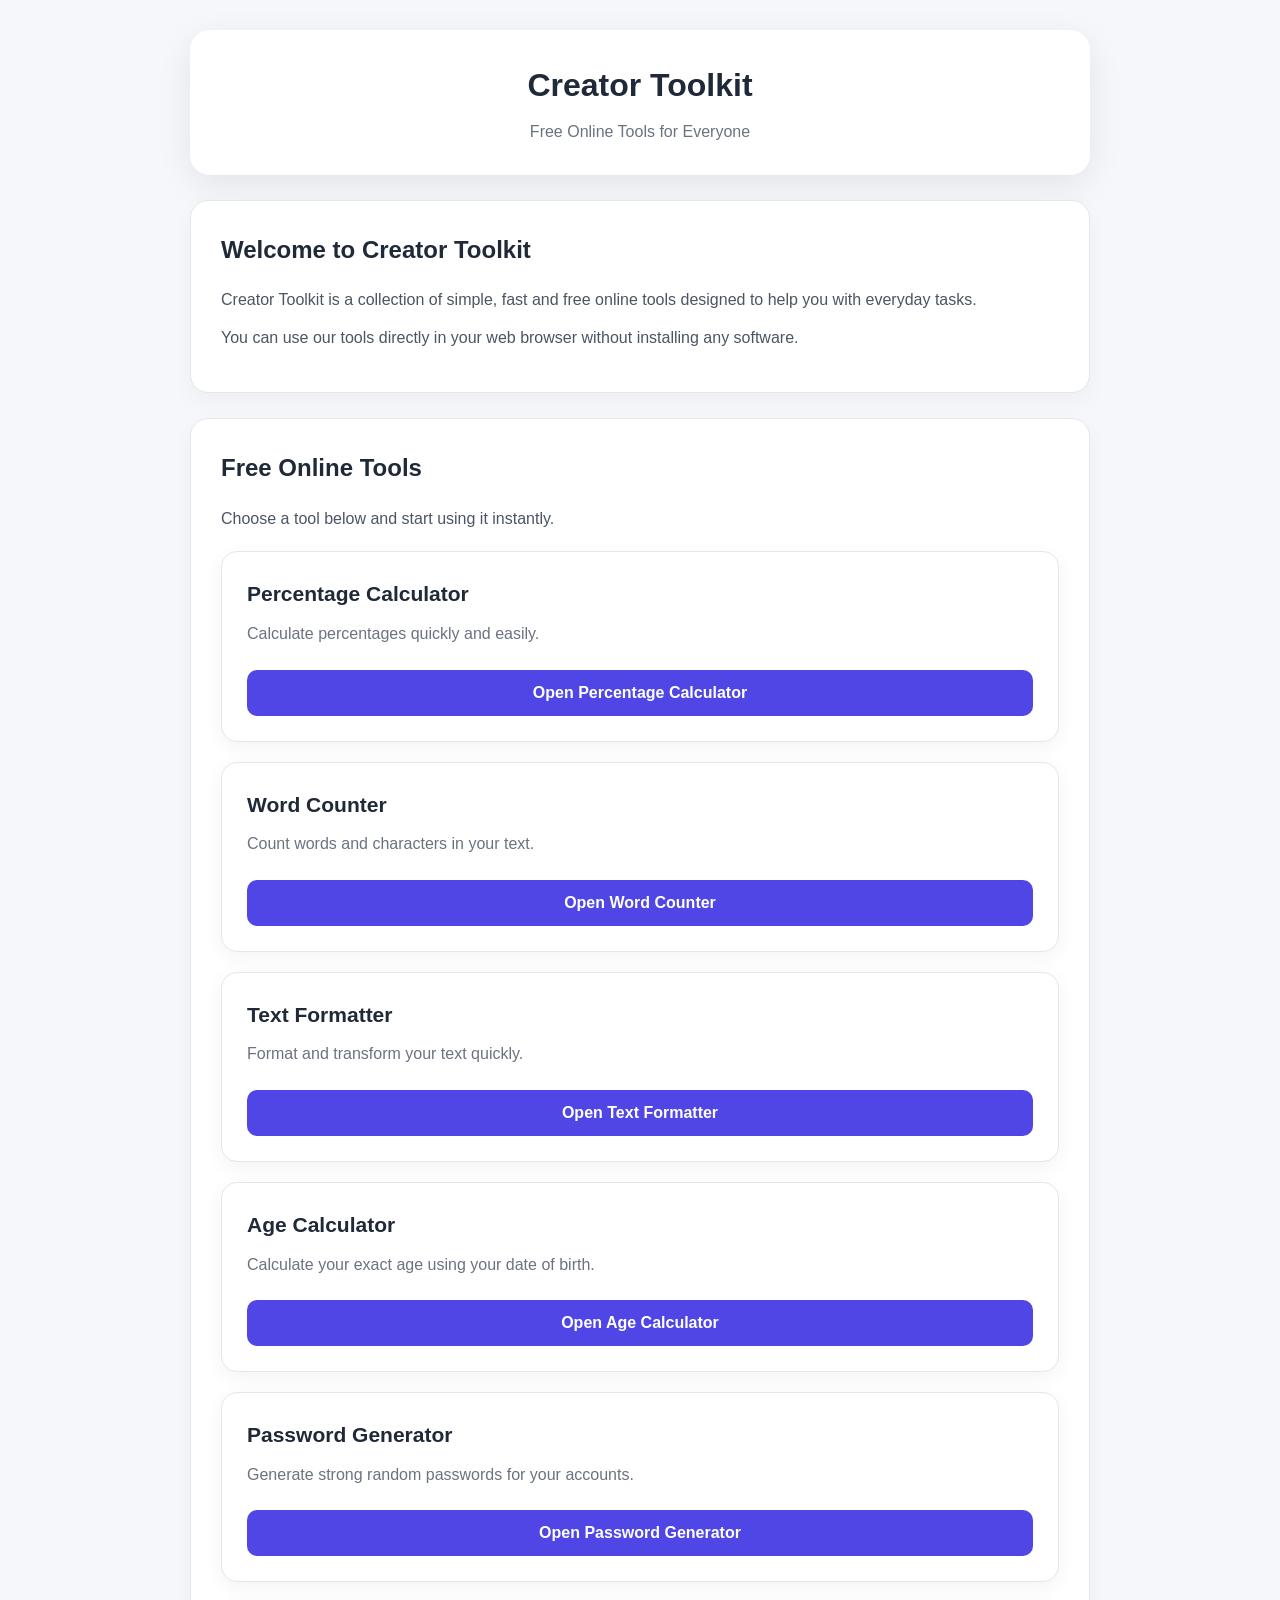
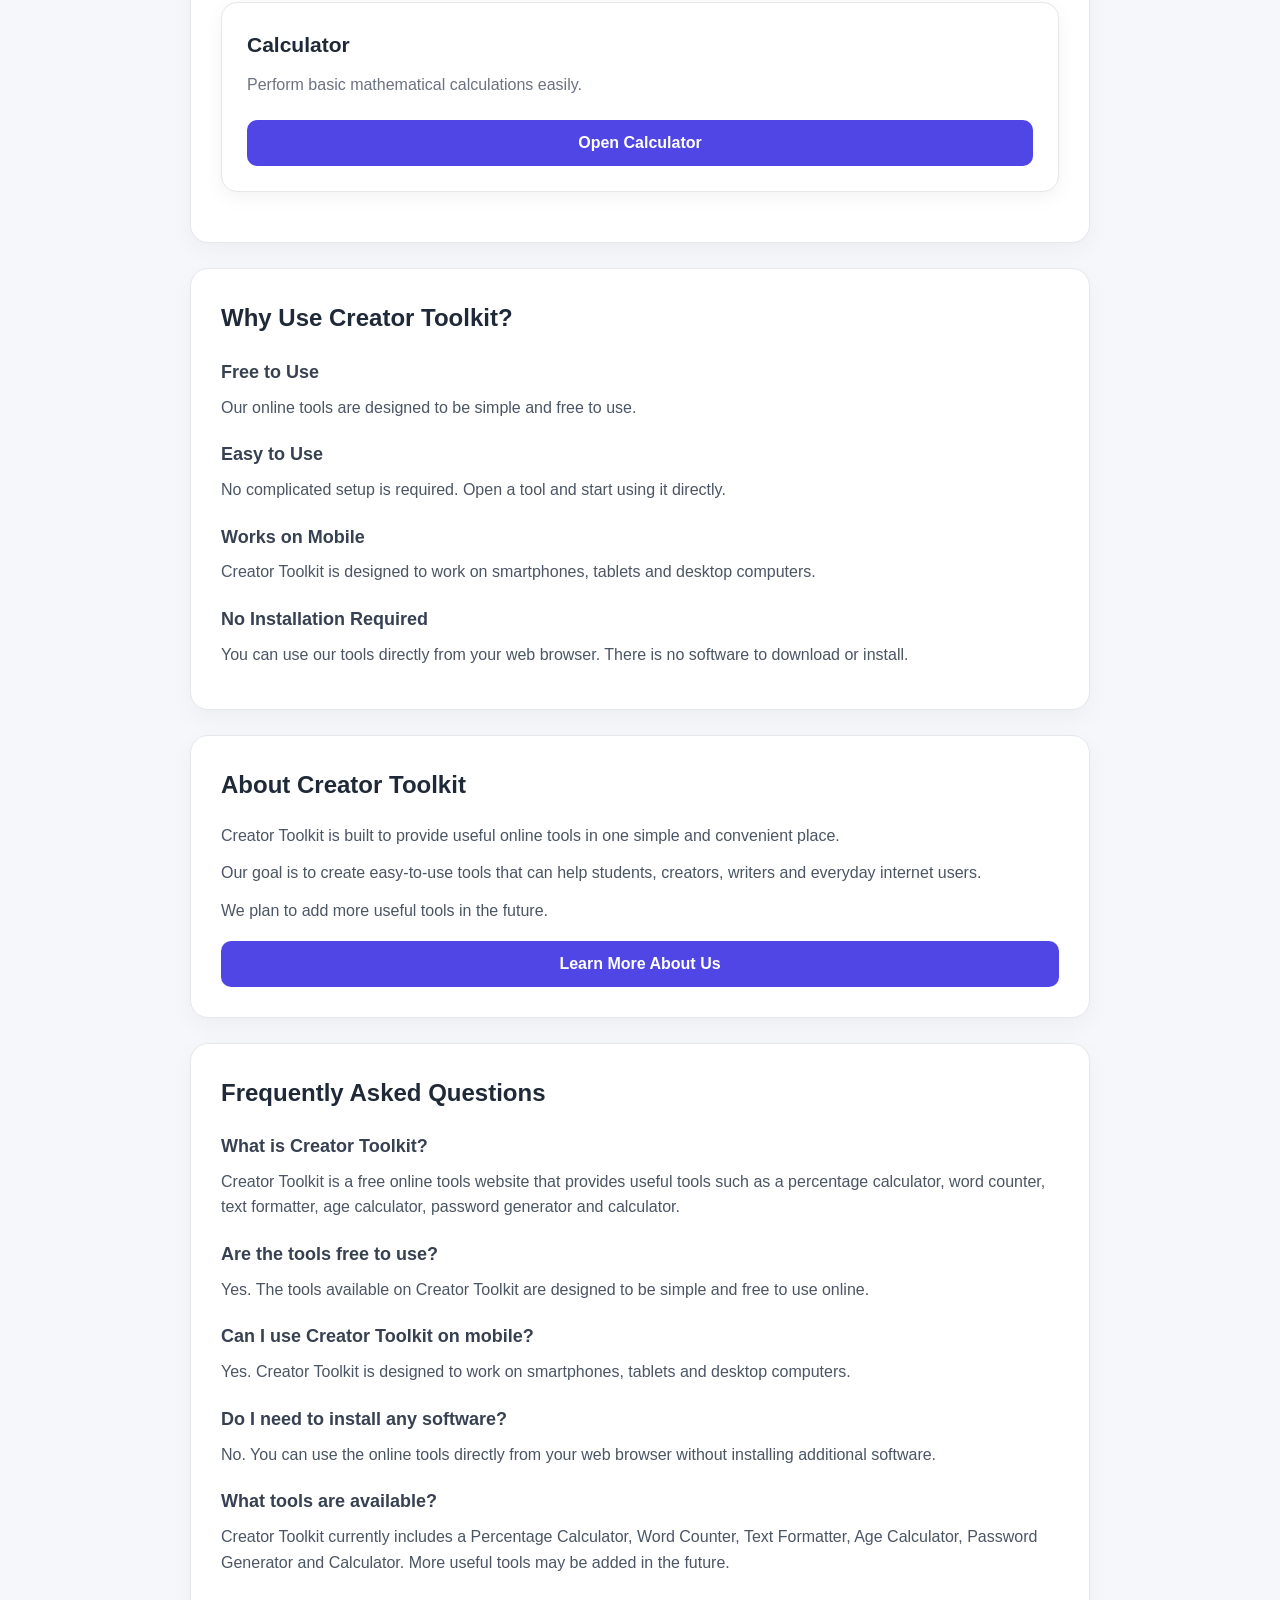
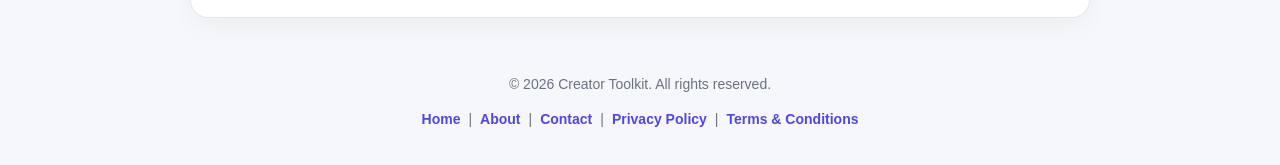
<file: index.html>
<!DOCTYPE html>
<html lang="en">
<head>
    <meta charset="UTF-8">

    <meta name="viewport" content="width=device-width, initial-scale=1.0">

    <title>Creator Toolkit - Free Online Tools</title>

    <meta
        name="description"
        content="Creator Toolkit provides free online tools including Percentage Calculator, Word Counter, Text Formatter, Age Calculator, Password Generator and Calculator."
    >

    <meta
        name="keywords"
        content="free online tools, percentage calculator, word counter, text formatter, age calculator, password generator, calculator, creator toolkit"
    >

    <meta name="author" content="Creator Toolkit">

    <meta name="robots" content="index, follow">

    <link
        rel="canonical"
        href="https://rabbani4321.github.io/persentage-calculator/"
    >

    <!-- Open Graph -->
    <meta property="og:title" content="Creator Toolkit - Free Online Tools">

    <meta
        property="og:description"
        content="Free and simple online tools for everyday tasks including calculators, text tools and productivity tools."
    >

    <meta property="og:type" content="website">

    <meta
        property="og:url"
        content="https://rabbani4321.github.io/persentage-calculator/"
    >

    <link rel="stylesheet" href="style.css">
</head>

<body>

    <!-- Header -->
    <header>
        <h1>Creator Toolkit</h1>

        <p>
            Free Online Tools for Everyone
        </p>
    </header>


    <main>

        <!-- Welcome Section -->
        <section class="info-section">

            <h2>Welcome to Creator Toolkit</h2>

            <p>
                Creator Toolkit is a collection of simple, fast and free
                online tools designed to help you with everyday tasks.
            </p>

            <p>
                You can use our tools directly in your web browser without
                installing any software.
            </p>

        </section>


        <!-- Tools Section -->
        <section class="info-section">

            <h2>Free Online Tools</h2>

            <p>
                Choose a tool below and start using it instantly.
            </p>


            <!-- Percentage Calculator -->
            <div class="calculator-section">

                <h2>Percentage Calculator</h2>

                <p>
                    Calculate percentages quickly and easily.
                </p>

                <a href="./percentage.html">
                    <button type="button">
                        Open Percentage Calculator
                    </button>
                </a>

            </div>


            <!-- Word Counter -->
            <div class="calculator-section">

                <h2>Word Counter</h2>

                <p>
                    Count words and characters in your text.
                </p>

                <a href="./word-counter.html">
                    <button type="button">
                        Open Word Counter
                    </button>
                </a>

            </div>


            <!-- Text Formatter -->
            <div class="calculator-section">

                <h2>Text Formatter</h2>

                <p>
                    Format and transform your text quickly.
                </p>

                <a href="./text-formatter.html">
                    <button type="button">
                        Open Text Formatter
                    </button>
                </a>

            </div>


            <!-- Age Calculator -->
            <div class="calculator-section">

                <h2>Age Calculator</h2>

                <p>
                    Calculate your exact age using your date of birth.
                </p>

                <a href="./age-calculator.html">
                    <button type="button">
                        Open Age Calculator
                    </button>
                </a>

            </div>


            <!-- Password Generator -->
            <div class="calculator-section">

                <h2>Password Generator</h2>

                <p>
                    Generate strong random passwords for your accounts.
                </p>

                <a href="./password-generate.html">
                    <button type="button">
                        Open Password Generator
                    </button>
                </a>

            </div>


            <!-- Calculator -->
            <div class="calculator-section">

                <h2>Calculator</h2>

                <p>
                    Perform basic mathematical calculations easily.
                </p>

                <a href="./calculator.html">
                    <button type="button">
                        Open Calculator
                    </button>
                </a>

            </div>

        </section>


        <!-- Why Use Creator Toolkit -->
        <section class="info-section">

            <h2>Why Use Creator Toolkit?</h2>

            <h3>Free to Use</h3>

            <p>
                Our online tools are designed to be simple and free to use.
            </p>


            <h3>Easy to Use</h3>

            <p>
                No complicated setup is required. Open a tool and start
                using it directly.
            </p>


            <h3>Works on Mobile</h3>

            <p>
                Creator Toolkit is designed to work on smartphones,
                tablets and desktop computers.
            </p>


            <h3>No Installation Required</h3>

            <p>
                You can use our tools directly from your web browser.
                There is no software to download or install.
            </p>

        </section>


        <!-- About Section -->
        <section class="info-section">

            <h2>About Creator Toolkit</h2>

            <p>
                Creator Toolkit is built to provide useful online tools
                in one simple and convenient place.
            </p>

            <p>
                Our goal is to create easy-to-use tools that can help
                students, creators, writers and everyday internet users.
            </p>

            <p>
                We plan to add more useful tools in the future.
            </p>

            <a href="./about.html">
                <button type="button">
                    Learn More About Us
                </button>
            </a>

        </section>


        <!-- FAQ Section -->
        <section class="faq-section">

            <h2>Frequently Asked Questions</h2>


            <h3>What is Creator Toolkit?</h3>

            <p>
                Creator Toolkit is a free online tools website that provides
                useful tools such as a percentage calculator, word counter,
                text formatter, age calculator, password generator and
                calculator.
            </p>


            <h3>Are the tools free to use?</h3>

            <p>
                Yes. The tools available on Creator Toolkit are designed
                to be simple and free to use online.
            </p>


            <h3>Can I use Creator Toolkit on mobile?</h3>

            <p>
                Yes. Creator Toolkit is designed to work on smartphones,
                tablets and desktop computers.
            </p>


            <h3>Do I need to install any software?</h3>

            <p>
                No. You can use the online tools directly from your web
                browser without installing additional software.
            </p>


            <h3>What tools are available?</h3>

            <p>
                Creator Toolkit currently includes a Percentage Calculator,
                Word Counter, Text Formatter, Age Calculator, Password
                Generator and Calculator. More useful tools may be added
                in the future.
            </p>

        </section>

    </main>


    <!-- Footer -->
    <footer>

        <p>
            &copy; 2026 Creator Toolkit. All rights reserved.
        </p>

        <nav>

            <a href="./index.html">Home</a>

            <span>|</span>

            <a href="./about.html">About</a>

            <span>|</span>

            <a href="./contact.html">Contact</a>

            <span>|</span>

            <a href="./privacy.html">Privacy Policy</a>

            <span>|</span>

            <a href="./terms.html">Terms & Conditions</a>

        </nav>

    </footer>

</body>
</html>
</file>
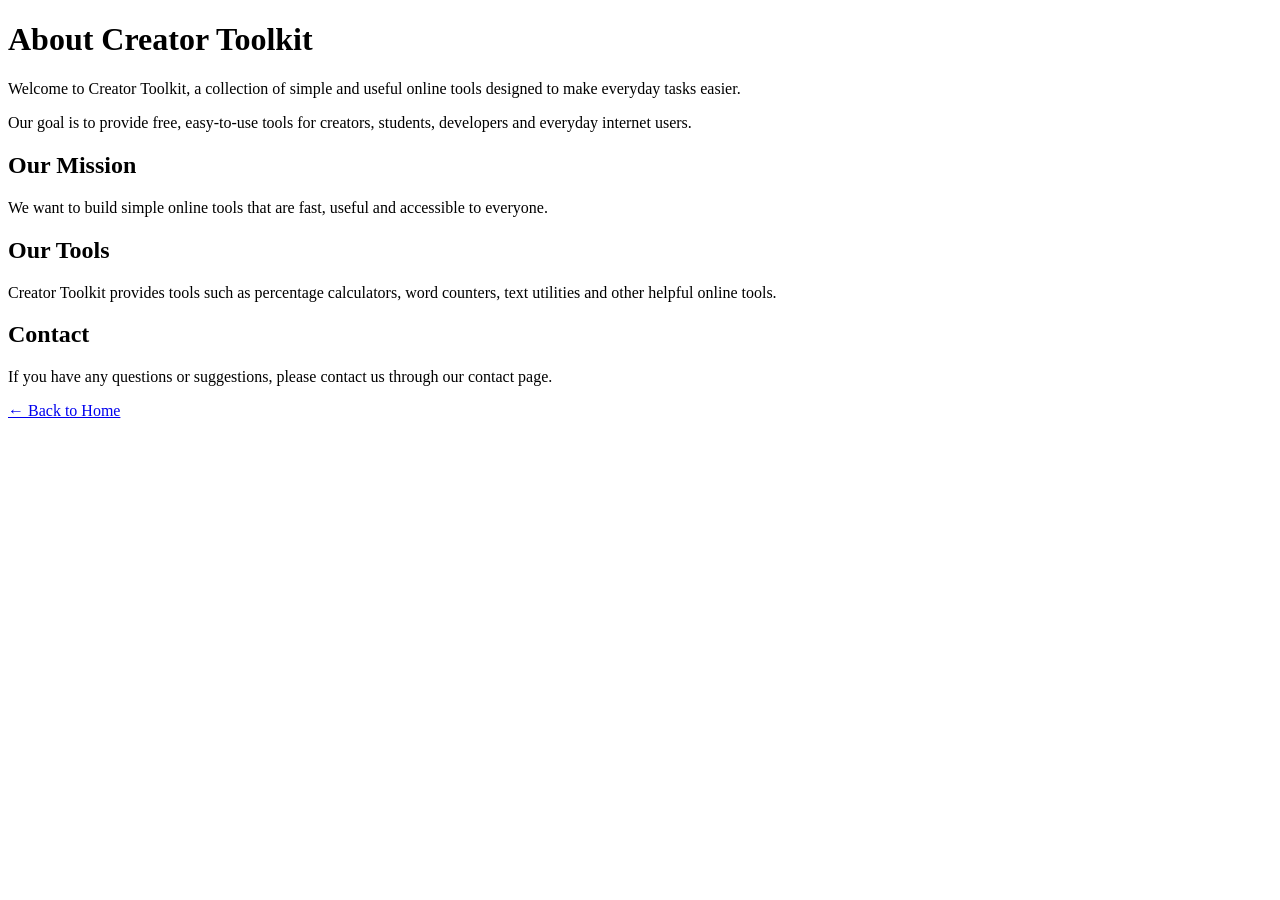
<file: about.html>
<!DOCTYPE html>
<html lang="en">
<head>
    <meta charset="UTF-8">
    <meta name="viewport" content="width=device-width, initial-scale=1.0">

    <title>About Us - Creator Toolkit</title>

    <meta name="description"
          content="Learn more about Creator Toolkit, a collection of free online tools for creators, students and everyday users.">

    <meta name="robots" content="index, follow">
</head>

<body>

    <h1>About Creator Toolkit</h1>

    <p>
        Welcome to Creator Toolkit, a collection of simple and useful
        online tools designed to make everyday tasks easier.
    </p>

    <p>
        Our goal is to provide free, easy-to-use tools for creators,
        students, developers and everyday internet users.
    </p>

    <h2>Our Mission</h2>

    <p>
        We want to build simple online tools that are fast, useful
        and accessible to everyone.
    </p>

    <h2>Our Tools</h2>

    <p>
        Creator Toolkit provides tools such as percentage calculators,
        word counters, text utilities and other helpful online tools.
    </p>

    <h2>Contact</h2>

    <p>
        If you have any questions or suggestions, please contact us
        through our contact page.
    </p>

    <p>
        <a href="index.html">← Back to Home</a>
    </p>

</body>
</html>
</file>
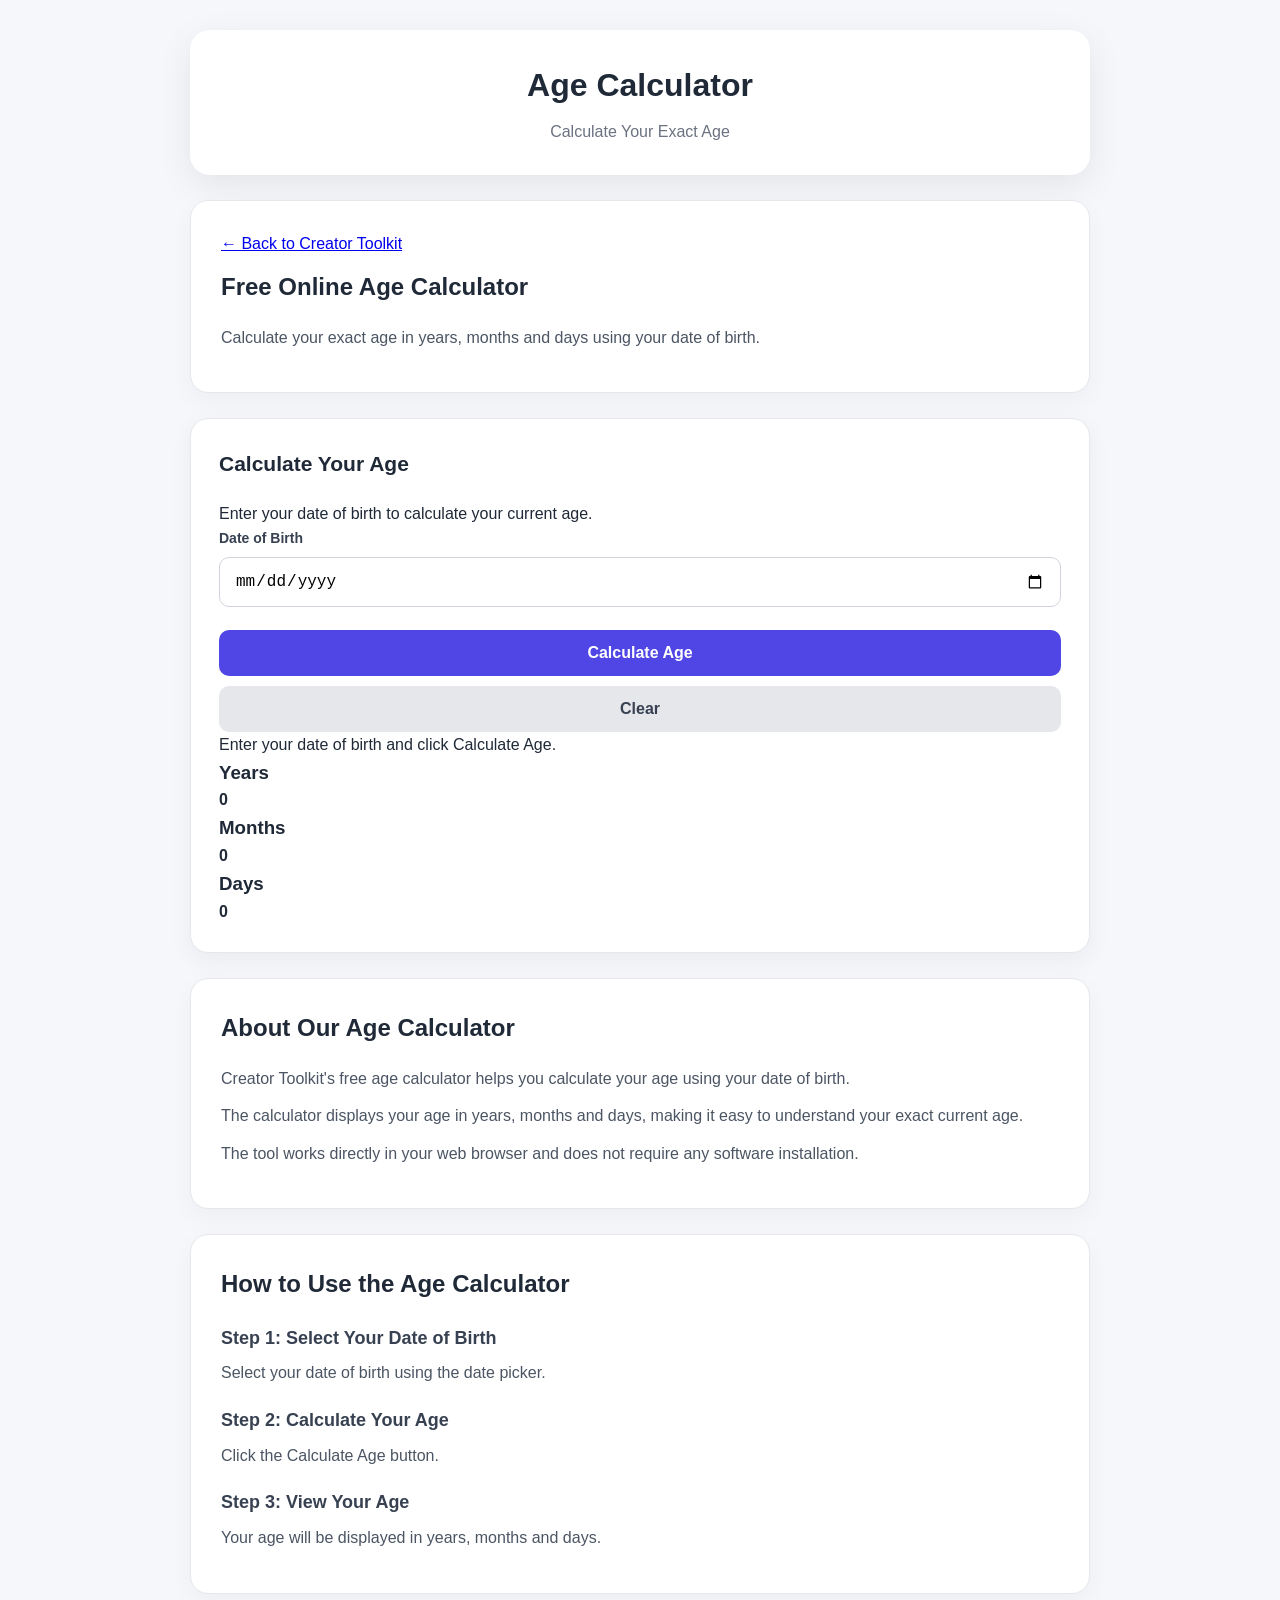
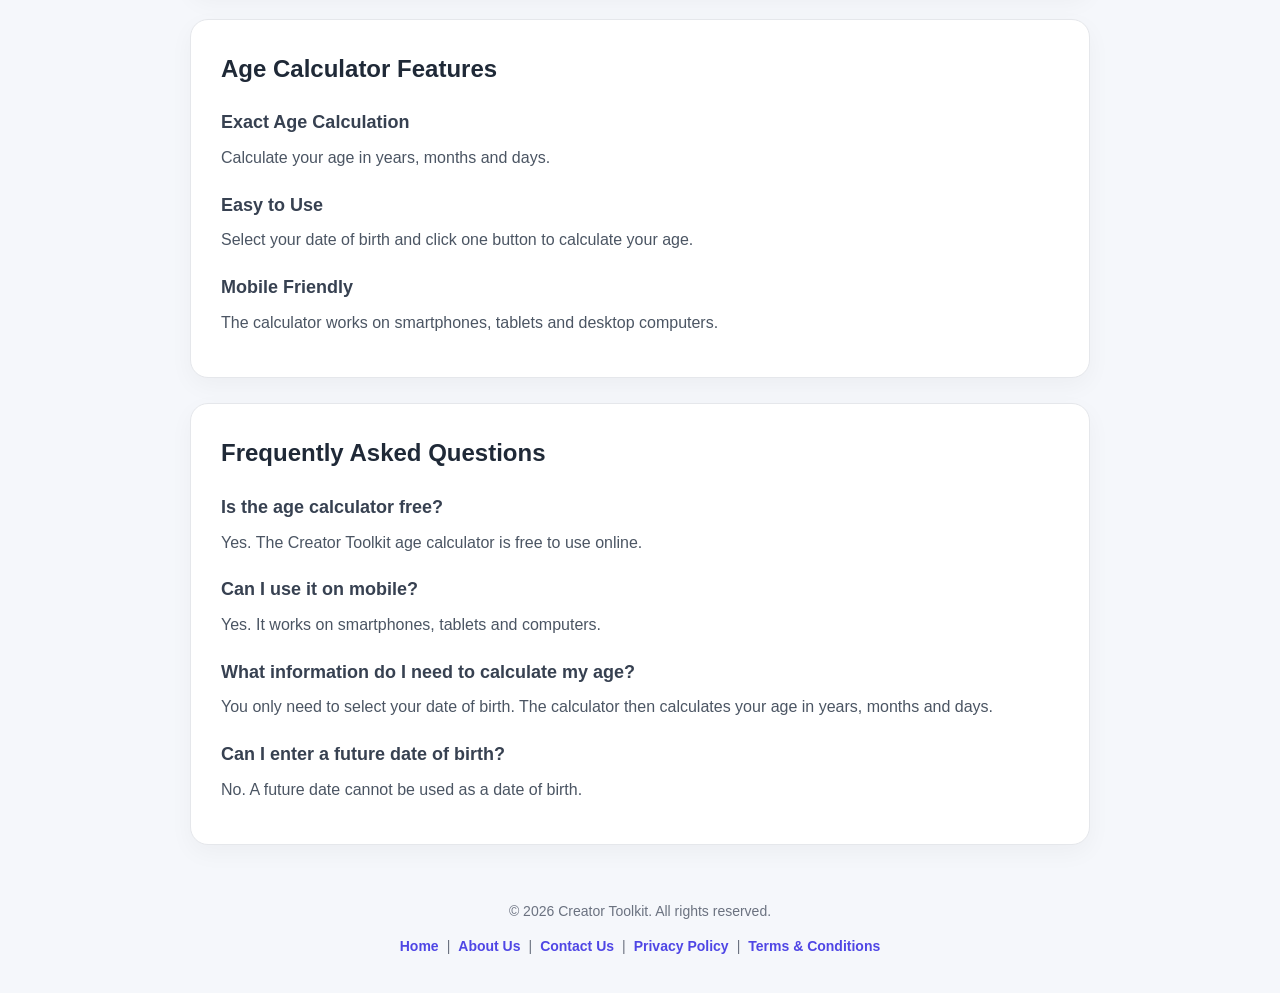
<file: age-calculator.html>
<!DOCTYPE html>
<html lang="en">

<head>

    <meta charset="UTF-8">

    <meta name="viewport" content="width=device-width, initial-scale=1.0">

    <title>Age Calculator - Free Online Age Calculator | Creator Toolkit</title>

    <meta
        name="description"
        content="Free online age calculator to calculate your exact age in years, months and days from your date of birth. Simple, fast and mobile-friendly."
    >

    <meta
        name="keywords"
        content="age calculator, online age calculator, free age calculator, calculate age, exact age calculator, date of birth calculator"
    >

    <meta name="author" content="Creator Toolkit">

    <meta name="robots" content="index, follow">

    <!-- Canonical URL -->

    <link
        rel="canonical"
        href="https://rabbani4321.github.io/persentage-calculator/age-calculator.html"
    >


    <!-- Open Graph -->

    <meta
        property="og:title"
        content="Age Calculator - Free Online Age Calculator"
    >

    <meta
        property="og:description"
        content="Calculate your exact age in years, months and days using this free online age calculator."
    >

    <meta
        property="og:url"
        content="https://rabbani4321.github.io/persentage-calculator/age-calculator.html"
    >

    <meta
        property="og:type"
        content="website"
    >

    <meta
        property="og:site_name"
        content="Creator Toolkit"
    >


    <!-- CSS -->

    <link rel="stylesheet" href="style.css">


    <!-- WebApplication Structured Data -->

    <script type="application/ld+json">
    {
        "@context": "https://schema.org",
        "@type": "WebApplication",
        "name": "Age Calculator",
        "url": "https://rabbani4321.github.io/persentage-calculator/age-calculator.html",
        "description": "Free online age calculator for calculating age in years, months and days from a date of birth.",
        "applicationCategory": "UtilitiesApplication",
        "operatingSystem": "All",
        "offers": {
            "@type": "Offer",
            "price": "0",
            "priceCurrency": "USD"
        }
    }
    </script>


    <!-- FAQ Structured Data -->

    <script type="application/ld+json">
    {
        "@context": "https://schema.org",
        "@type": "FAQPage",
        "mainEntity": [
            {
                "@type": "Question",
                "name": "Is the age calculator free?",
                "acceptedAnswer": {
                    "@type": "Answer",
                    "text": "Yes. The Creator Toolkit age calculator is free to use online."
                }
            },
            {
                "@type": "Question",
                "name": "Can I use the age calculator on mobile?",
                "acceptedAnswer": {
                    "@type": "Answer",
                    "text": "Yes. The age calculator works on smartphones, tablets and computers."
                }
            },
            {
                "@type": "Question",
                "name": "What information do I need to calculate my age?",
                "acceptedAnswer": {
                    "@type": "Answer",
                    "text": "You only need to select your date of birth. The calculator then calculates your age in years, months and days."
                }
            },
            {
                "@type": "Question",
                "name": "Can I enter a future date of birth?",
                "acceptedAnswer": {
                    "@type": "Answer",
                    "text": "No. A future date cannot be used as a date of birth."
                }
            }
        ]
    }
    </script>

</head>


<body>


    <!-- Header -->

    <header>

        <h1>
            Age Calculator
        </h1>

        <p>
            Calculate Your Exact Age
        </p>

    </header>


    <main class="age-container">


        <!-- Back to Homepage -->

        <section class="info-section">

            <p>

                <a href="index.html">
                    ← Back to Creator Toolkit
                </a>

            </p>

            <h2>
                Free Online Age Calculator
            </h2>

            <p>
                Calculate your exact age in years, months and days
                using your date of birth.
            </p>

        </section>


        <!-- Calculator -->

        <section class="calculator-section">

            <h2>
                Calculate Your Age
            </h2>

            <p>
                Enter your date of birth to calculate your current age.
            </p>


            <label for="birthDate">
                Date of Birth
            </label>


            <input
                type="date"
                id="birthDate"
                class="date-input"
            >


            <button
                type="button"
                onclick="calculateAge()"
            >
                Calculate Age
            </button>


            <button
                type="button"
                class="clear-button"
                onclick="clearAge()"
            >
                Clear
            </button>


            <div
                id="ageResult"
                class="age-result"
                aria-live="polite"
            >
                Enter your date of birth and click Calculate Age.
            </div>


            <div class="age-details">


                <div class="age-box">

                    <h3>
                        Years
                    </h3>

                    <strong id="years">
                        0
                    </strong>

                </div>


                <div class="age-box">

                    <h3>
                        Months
                    </h3>

                    <strong id="months">
                        0
                    </strong>

                </div>


                <div class="age-box">

                    <h3>
                        Days
                    </h3>

                    <strong id="days">
                        0
                    </strong>

                </div>

            </div>

        </section>


        <!-- About -->

        <section class="info-section">

            <h2>
                About Our Age Calculator
            </h2>

            <p>
                Creator Toolkit's free age calculator helps you
                calculate your age using your date of birth.
            </p>

            <p>
                The calculator displays your age in years, months
                and days, making it easy to understand your exact
                current age.
            </p>

            <p>
                The tool works directly in your web browser and
                does not require any software installation.
            </p>

        </section>


        <!-- How To Use -->

        <section class="info-section">

            <h2>
                How to Use the Age Calculator
            </h2>


            <h3>
                Step 1: Select Your Date of Birth
            </h3>

            <p>
                Select your date of birth using the date picker.
            </p>


            <h3>
                Step 2: Calculate Your Age
            </h3>

            <p>
                Click the Calculate Age button.
            </p>


            <h3>
                Step 3: View Your Age
            </h3>

            <p>
                Your age will be displayed in years, months and days.
            </p>

        </section>


        <!-- Features -->

        <section class="info-section">

            <h2>
                Age Calculator Features
            </h2>

            <h3>
                Exact Age Calculation
            </h3>

            <p>
                Calculate your age in years, months and days.
            </p>


            <h3>
                Easy to Use
            </h3>

            <p>
                Select your date of birth and click one button to
                calculate your age.
            </p>


            <h3>
                Mobile Friendly
            </h3>

            <p>
                The calculator works on smartphones, tablets and
                desktop computers.
            </p>

        </section>


        <!-- FAQ -->

        <section class="faq-section">

            <h2>
                Frequently Asked Questions
            </h2>


            <h3>
                Is the age calculator free?
            </h3>

            <p>
                Yes. The Creator Toolkit age calculator is free
                to use online.
            </p>


            <h3>
                Can I use it on mobile?
            </h3>

            <p>
                Yes. It works on smartphones, tablets and computers.
            </p>


            <h3>
                What information do I need to calculate my age?
            </h3>

            <p>
                You only need to select your date of birth. The
                calculator then calculates your age in years,
                months and days.
            </p>


            <h3>
                Can I enter a future date of birth?
            </h3>

            <p>
                No. A future date cannot be used as a date of birth.
            </p>

        </section>


    </main>


    <!-- Footer -->

    <footer>

        <p>
            © 2026 Creator Toolkit. All rights reserved.
        </p>


        <nav aria-label="Footer Navigation">

            <a href="index.html">
                Home
            </a>

            <span>|</span>

            <a href="about.html">
                About Us
            </a>

            <span>|</span>

            <a href="contact.html">
                Contact Us
            </a>

            <span>|</span>

            <a href="privacy.html">
                Privacy Policy
            </a>

            <span>|</span>

            <a href="terms.html">
                Terms &amp; Conditions
            </a>

        </nav>

    </footer>


    <!-- JavaScript -->

    <script>

        function calculateAge() {

            const dateValue =
                document.getElementById("birthDate").value;


            if (dateValue === "") {

                document.getElementById("ageResult").textContent =
                    "Please select your date of birth.";

                return;

            }


            // Date of birth

            const birthDate =
                new Date(dateValue + "T00:00:00");


            // Today's date

            const today =
                new Date();


            // Future date check

            if (birthDate > today) {

                document.getElementById("ageResult").textContent =
                    "Date of birth cannot be in the future.";

                return;

            }


            let years =
                today.getFullYear()
                -
                birthDate.getFullYear();


            let months =
                today.getMonth()
                -
                birthDate.getMonth();


            let days =
                today.getDate()
                -
                birthDate.getDate();


            // Days adjustment

            if (days < 0) {

                months--;

                const lastMonth =
                    new Date(
                        today.getFullYear(),
                        today.getMonth(),
                        0
                    );

                days += lastMonth.getDate();

            }


            // Months adjustment

            if (months < 0) {

                years--;

                months += 12;

            }


            // Display

            document.getElementById("years").textContent =
                years;


            document.getElementById("months").textContent =
                months;


            document.getElementById("days").textContent =
                days;


            document.getElementById("ageResult").textContent =
                "Your age is "
                +
                years
                +
                " years, "
                +
                months
                +
                " months and "
                +
                days
                +
                " days.";

        }


        function clearAge() {

            document.getElementById("birthDate").value = "";


            document.getElementById("years").textContent =
                "0";


            document.getElementById("months").textContent =
                "0";


            document.getElementById("days").textContent =
                "0";


            document.getElementById("ageResult").textContent =
                "Enter your date of birth and click Calculate Age.";

        }

    </script>


</body>

</html>
</file>
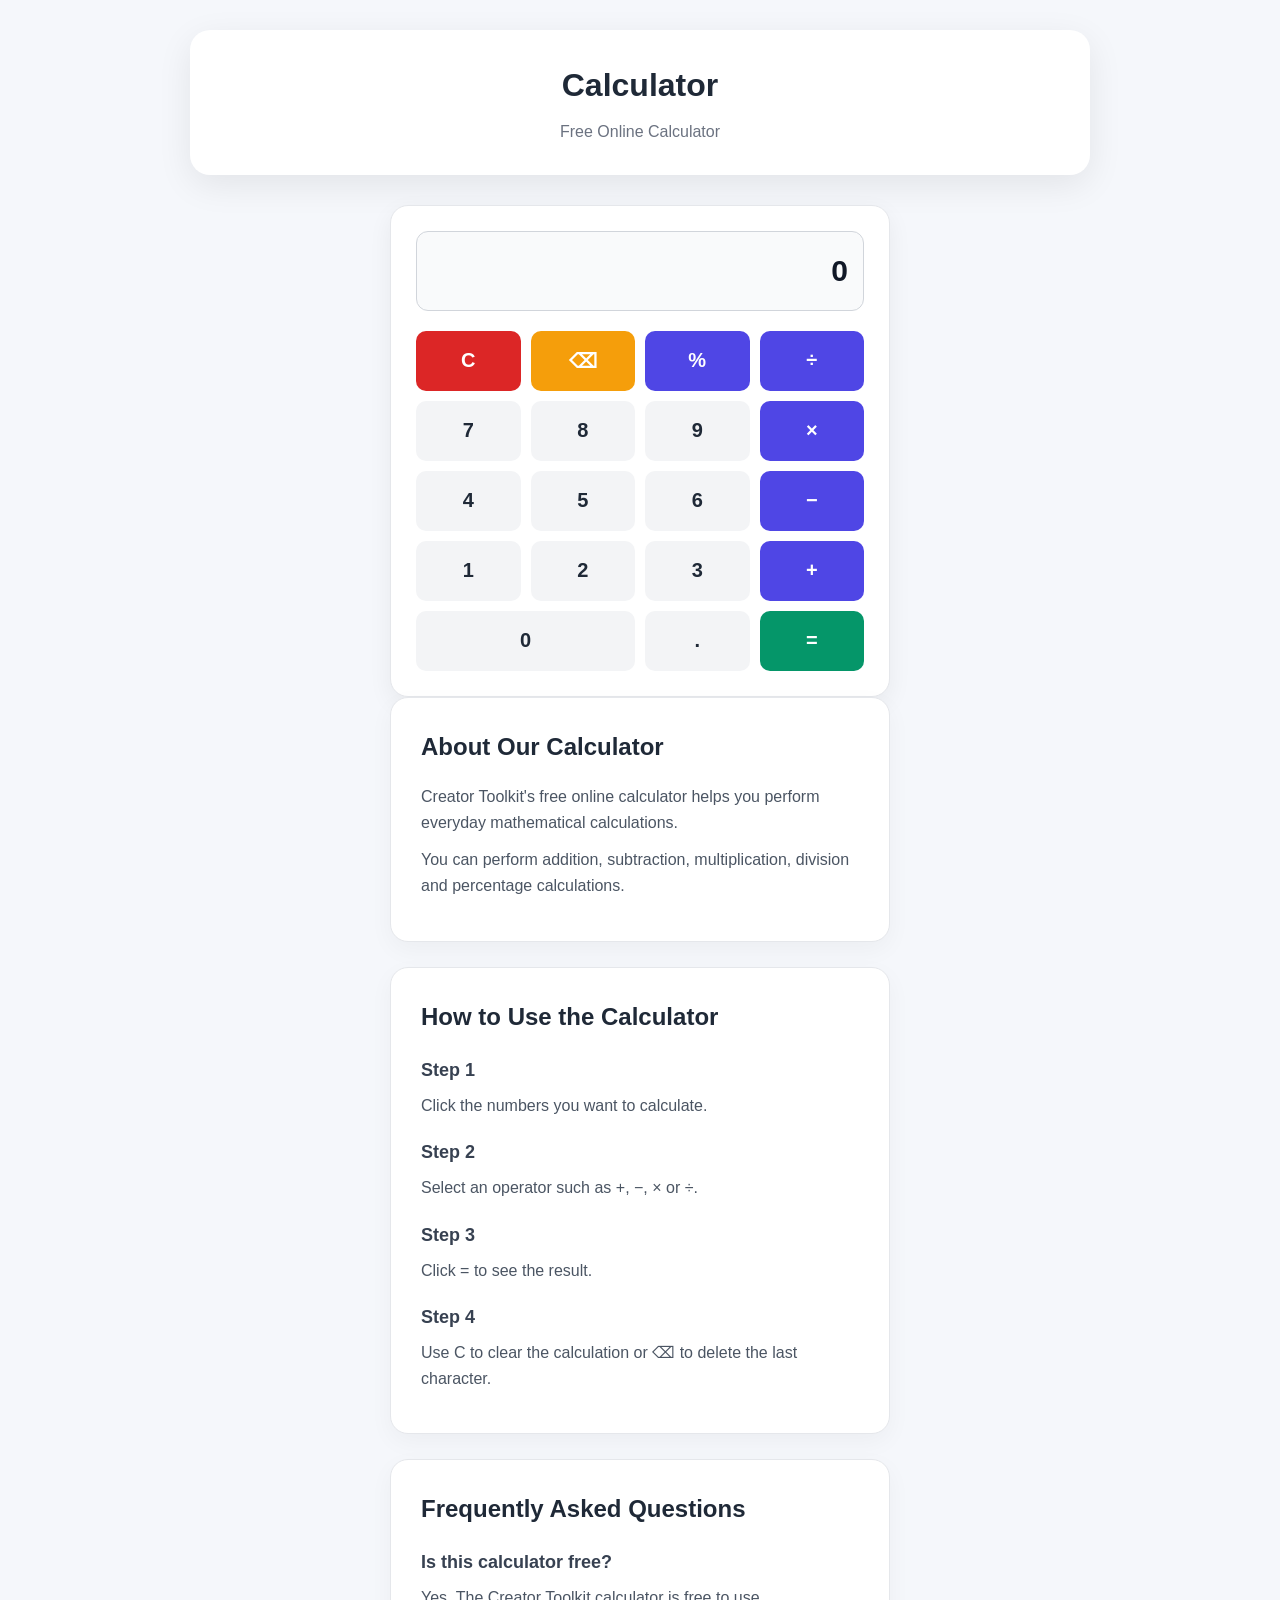
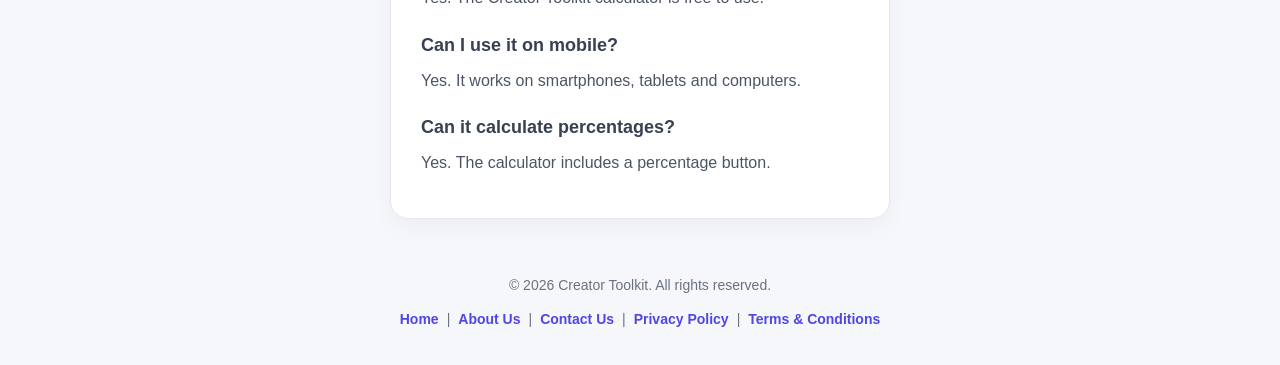
<file: calculator.html>
<!DOCTYPE html>
<html lang="en">

<head>

    <meta charset="UTF-8">

    <meta
        name="viewport"
        content="width=device-width, initial-scale=1.0"
    >

    <title>
        Calculator - Free Online Calculator | Creator Toolkit
    </title>

    <meta
        name="description"
        content="Free online calculator for addition, subtraction, multiplication, division and percentage calculations."
    >

    <meta
        name="robots"
        content="index, follow"
    >

    <link
        rel="stylesheet"
        href="style.css"
    >


    <style>

        .calculator-container {
            max-width: 500px;
            margin: 30px auto;
        }


        .calculator-box {
            background: white;

            padding: 25px;

            border-radius: 18px;

            border: 1px solid #e5e7eb;

            box-shadow:
                0 8px 25px
                rgba(0, 0, 0, 0.06);
        }


        .calculator-display {
            width: 100%;

            height: 80px;

            padding: 15px;

            margin-bottom: 20px;

            border: 1px solid #d1d5db;

            border-radius: 12px;

            background: #f9fafb;

            color: #111827;

            font-size: 30px;

            font-weight: bold;

            text-align: right;

            outline: none;
        }


        .calculator-grid {

            display: grid;

            grid-template-columns:
                repeat(4, 1fr);

            gap: 10px;

        }


        .calculator-grid button {

            width: 100%;

            height: 60px;

            margin: 0;

            padding: 0;

            border: none;

            border-radius: 10px;

            font-size: 20px;

            font-weight: bold;

            cursor: pointer;

        }


        .number-btn {

            background: #f3f4f6;

            color: #1f2937;

        }


        .number-btn:hover {

            background: #e5e7eb;

        }


        .operator-btn {

            background: #4f46e5;

            color: white;

        }


        .operator-btn:hover {

            background: #4338ca;

        }


        .clear-btn {

            background: #dc2626;

            color: white;

        }


        .clear-btn:hover {

            background: #b91c1c;

        }


        .delete-btn {

            background: #f59e0b;

            color: white;

        }


        .delete-btn:hover {

            background: #d97706;

        }


        .equal-btn {

            background: #059669;

            color: white;

        }


        .equal-btn:hover {

            background: #047857;

        }


        .zero-btn {

            grid-column: span 2;

        }


        @media (max-width: 500px) {

            .calculator-box {

                padding: 18px;

            }


            .calculator-display {

                height: 70px;

                font-size: 25px;

            }


            .calculator-grid button {

                height: 55px;

                font-size: 18px;

            }

        }

    </style>

</head>


<body>


    <!-- HEADER -->

    <header>

        <h1>
            Calculator
        </h1>

        <p>
            Free Online Calculator
        </p>

    </header>



    <main class="calculator-container">


        <!-- CALCULATOR -->

        <section class="calculator-box">


            <!-- DISPLAY -->

            <input
                type="text"
                id="display"
                class="calculator-display"
                value="0"
                readonly
            >


            <!-- BUTTONS -->

            <div class="calculator-grid">


                <!-- ROW 1 -->

                <button
                    type="button"
                    class="clear-btn"
                    onclick="clearCalculator()"
                >
                    C
                </button>


                <button
                    type="button"
                    class="delete-btn"
                    onclick="deleteLast()"
                >
                    ⌫
                </button>


                <button
                    type="button"
                    class="operator-btn"
                    onclick="addValue('%')"
                >
                    %
                </button>


                <button
                    type="button"
                    class="operator-btn"
                    onclick="addValue('/')"
                >
                    ÷
                </button>



                <!-- ROW 2 -->

                <button
                    type="button"
                    class="number-btn"
                    onclick="addValue('7')"
                >
                    7
                </button>


                <button
                    type="button"
                    class="number-btn"
                    onclick="addValue('8')"
                >
                    8
                </button>


                <button
                    type="button"
                    class="number-btn"
                    onclick="addValue('9')"
                >
                    9
                </button>


                <button
                    type="button"
                    class="operator-btn"
                    onclick="addValue('*')"
                >
                    ×
                </button>



                <!-- ROW 3 -->

                <button
                    type="button"
                    class="number-btn"
                    onclick="addValue('4')"
                >
                    4
                </button>


                <button
                    type="button"
                    class="number-btn"
                    onclick="addValue('5')"
                >
                    5
                </button>


                <button
                    type="button"
                    class="number-btn"
                    onclick="addValue('6')"
                >
                    6
                </button>


                <button
                    type="button"
                    class="operator-btn"
                    onclick="addValue('-')"
                >
                    −
                </button>



                <!-- ROW 4 -->

                <button
                    type="button"
                    class="number-btn"
                    onclick="addValue('1')"
                >
                    1
                </button>


                <button
                    type="button"
                    class="number-btn"
                    onclick="addValue('2')"
                >
                    2
                </button>


                <button
                    type="button"
                    class="number-btn"
                    onclick="addValue('3')"
                >
                    3
                </button>


                <button
                    type="button"
                    class="operator-btn"
                    onclick="addValue('+')"
                >
                    +
                </button>



                <!-- ROW 5 -->

                <button
                    type="button"
                    class="number-btn zero-btn"
                    onclick="addValue('0')"
                >
                    0
                </button>


                <button
                    type="button"
                    class="number-btn"
                    onclick="addValue('.')"
                >
                    .
                </button>


                <button
                    type="button"
                    class="equal-btn"
                    onclick="calculateResult()"
                >
                    =
                </button>


            </div>

        </section>



        <!-- ABOUT -->

        <section class="info-section">

            <h2>
                About Our Calculator
            </h2>

            <p>
                Creator Toolkit's free online calculator helps
                you perform everyday mathematical calculations.
            </p>

            <p>
                You can perform addition, subtraction,
                multiplication, division and percentage
                calculations.
            </p>

        </section>



        <!-- HOW TO USE -->

        <section class="info-section">

            <h2>
                How to Use the Calculator
            </h2>


            <h3>
                Step 1
            </h3>

            <p>
                Click the numbers you want to calculate.
            </p>


            <h3>
                Step 2
            </h3>

            <p>
                Select an operator such as +, −, × or ÷.
            </p>


            <h3>
                Step 3
            </h3>

            <p>
                Click = to see the result.
            </p>


            <h3>
                Step 4
            </h3>

            <p>
                Use C to clear the calculation or ⌫ to
                delete the last character.
            </p>

        </section>



        <!-- FAQ -->

        <section class="faq-section">

            <h2>
                Frequently Asked Questions
            </h2>


            <h3>
                Is this calculator free?
            </h3>

            <p>
                Yes. The Creator Toolkit calculator is free
                to use.
            </p>


            <h3>
                Can I use it on mobile?
            </h3>

            <p>
                Yes. It works on smartphones, tablets and
                computers.
            </p>


            <h3>
                Can it calculate percentages?
            </h3>

            <p>
                Yes. The calculator includes a percentage
                button.
            </p>

        </section>


    </main>



    <!-- FOOTER -->

    <footer>

        <p>
            © 2026 Creator Toolkit. All rights reserved.
        </p>


        <nav aria-label="Footer Navigation">

            <a href="index.html">
                Home
            </a>

            <span>|</span>


            <a href="about.html">
                About Us
            </a>

            <span>|</span>


            <a href="contact.html">
                Contact Us
            </a>

            <span>|</span>


            <a href="privacy.html">
                Privacy Policy
            </a>

            <span>|</span>


            <a href="terms.html">
                Terms &amp; Conditions
            </a>

        </nav>

    </footer>



    <!-- JAVASCRIPT -->

    <script>

        let expression = "";


        const display =
            document.getElementById("display");



        // Add number or operator

        function addValue(value) {

            // If previous result was Error

            if (
                display.value === "Error"
            ) {

                expression = "";

                display.value = "0";

            }



            // Percentage

            if (value === "%") {

                if (expression === "") {

                    return;

                }


                const lastCharacter =
                    expression[
                        expression.length - 1
                    ];


                if (
                    lastCharacter >= "0"
                    &&
                    lastCharacter <= "9"
                ) {

                    expression += "%";

                    display.value =
                        expression;

                }

                return;

            }



            // Decimal

            if (value === ".") {

                const parts =
                    expression.split(
                        /[+\-*/]/
                    );


                const currentNumber =
                    parts[
                        parts.length - 1
                    ];


                if (
                    currentNumber.includes(".")
                ) {

                    return;

                }

            }



            // Operators

            if (
                value === "+"
                ||
                value === "-"
                ||
                value === "*"
                ||
                value === "/"
            ) {

                if (expression === "") {

                    if (value === "-") {

                        expression = "-";

                        display.value =
                            expression;

                    }

                    return;

                }


                const lastCharacter =
                    expression[
                        expression.length - 1
                    ];


                if (
                    lastCharacter === "+"
                    ||
                    lastCharacter === "-"
                    ||
                    lastCharacter === "*"
                    ||
                    lastCharacter === "/"
                ) {

                    expression =
                        expression.slice(
                            0,
                            -1
                        )
                        +
                        value;

                    display.value =
                        expression;

                    return;

                }

            }



            expression += value;


            display.value =
                expression;

        }



        // Clear

        function clearCalculator() {

            expression = "";

            display.value = "0";

        }



        // Delete last character

        function deleteLast() {

            if (
                expression.length === 0
            ) {

                return;

            }


            expression =
                expression.slice(
                    0,
                    -1
                );


            if (
                expression === ""
            ) {

                display.value = "0";

            }

            else {

                display.value =
                    expression;

            }

        }



        // Calculate

        function calculateResult() {

            if (
                expression === ""
            ) {

                return;

            }


            try {

                let calculation =
                    expression;



                // Convert percentage

                calculation =
                    calculation.replace(
                        /(\d+(?:\.\d+)?)%/g,
                        "($1/100)"
                    );



                // Security check

                if (
                    !/^[0-9+\-*/().\s]+$/
                        .test(calculation)
                ) {

                    throw new Error(
                        "Invalid calculation"
                    );

                }



                const result =
                    Function(
                        '"use strict"; return (' +
                        calculation +
                        ')'
                    )();



                if (
                    !Number.isFinite(result)
                ) {

                    throw new Error(
                        "Invalid result"
                    );

                }



                const finalResult =
                    Number(
                        result.toFixed(10)
                    );


                display.value =
                    finalResult;


                expression =
                    String(
                        finalResult
                    );

            }


            catch (error) {

                display.value =
                    "Error";

                expression = "";

            }

        }



        // Keyboard support

        document.addEventListener(
            "keydown",
            function(event) {

                const key =
                    event.key;


                if (
                    "0123456789+-*/.%"
                        .includes(key)
                ) {

                    event.preventDefault();

                    addValue(key);

                }


                else if (
                    key === "Enter"
                    ||
                    key === "="
                ) {

                    event.preventDefault();

                    calculateResult();

                }


                else if (
                    key === "Backspace"
                ) {

                    event.preventDefault();

                    deleteLast();

                }


                else if (
                    key === "Escape"
                ) {

                    event.preventDefault();

                    clearCalculator();

                }

            }
        );

    </script>


</body>

</html>
</file>
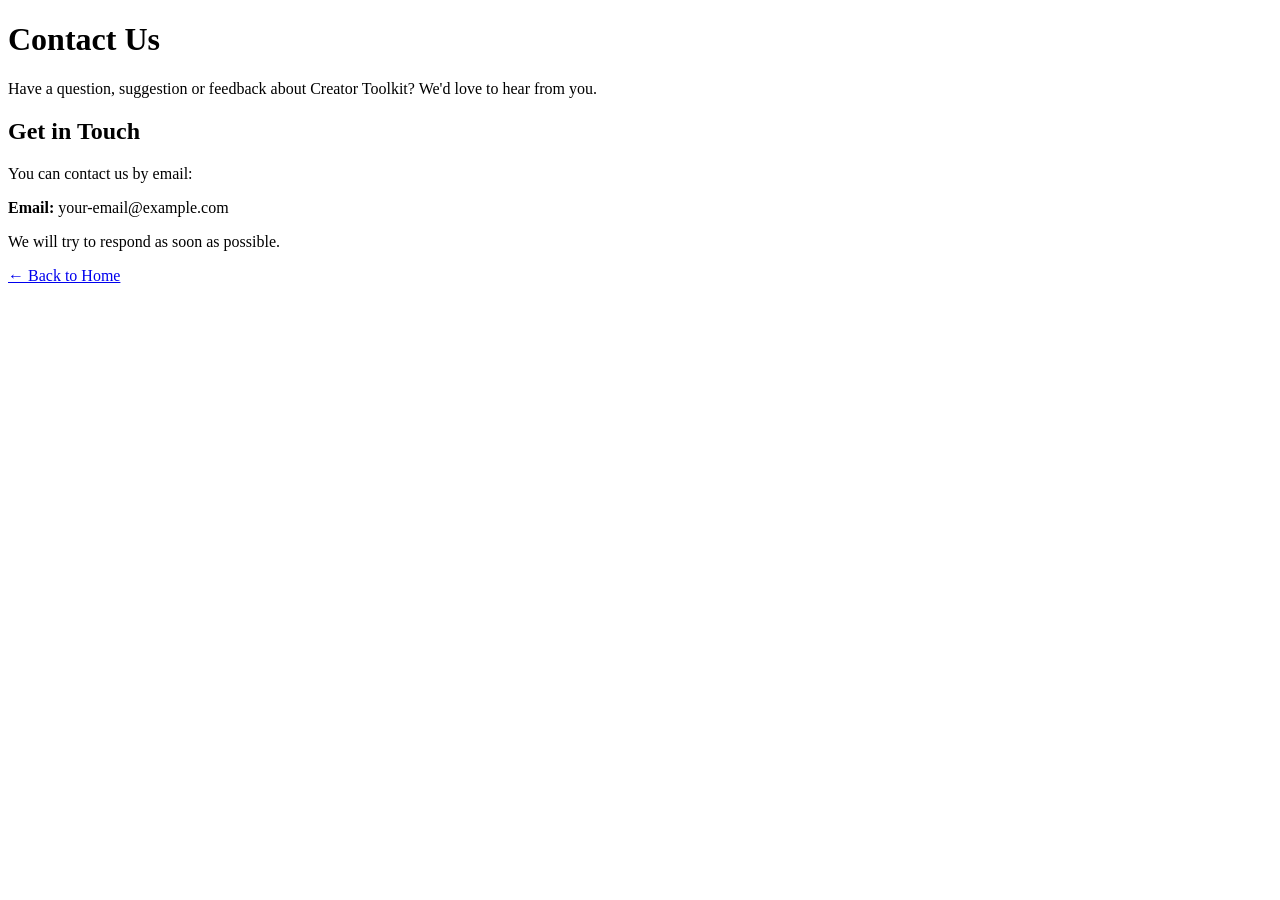
<file: contact.html>
<!DOCTYPE html>
<html lang="en">
<head>
    <meta charset="UTF-8">
    <meta name="viewport" content="width=device-width, initial-scale=1.0">

    <title>Contact Us - Creator Toolkit</title>

    <meta name="description"
          content="Contact Creator Toolkit for questions, suggestions, feedback or support.">

    <meta name="robots" content="index, follow">
</head>

<body>

    <h1>Contact Us</h1>

    <p>
        Have a question, suggestion or feedback about Creator Toolkit?
        We'd love to hear from you.
    </p>

    <h2>Get in Touch</h2>

    <p>
        You can contact us by email:
    </p>

    <p>
        <strong>Email:</strong>
        your-email@example.com
    </p>

    <p>
        We will try to respond as soon as possible.
    </p>

    <p>
        <a href="index.html">← Back to Home</a>
    </p>

</body>
</html>
</file>
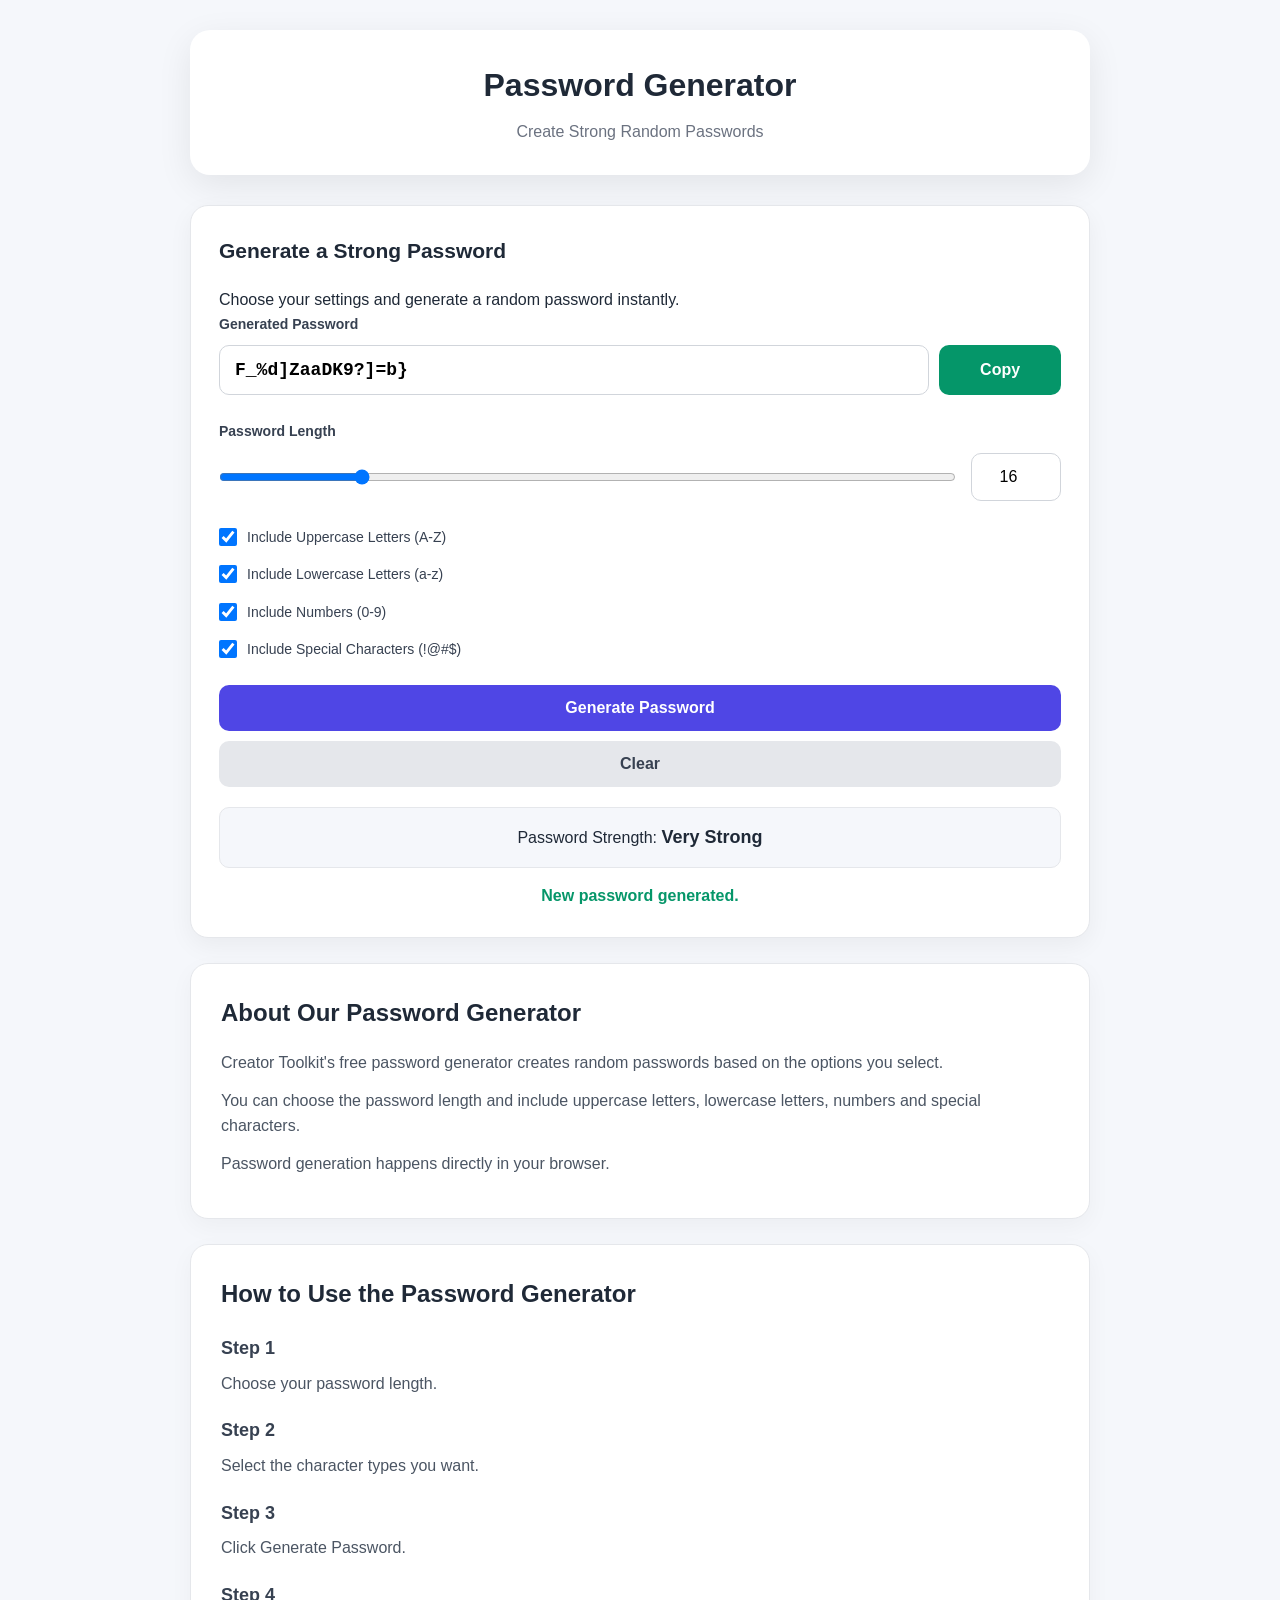
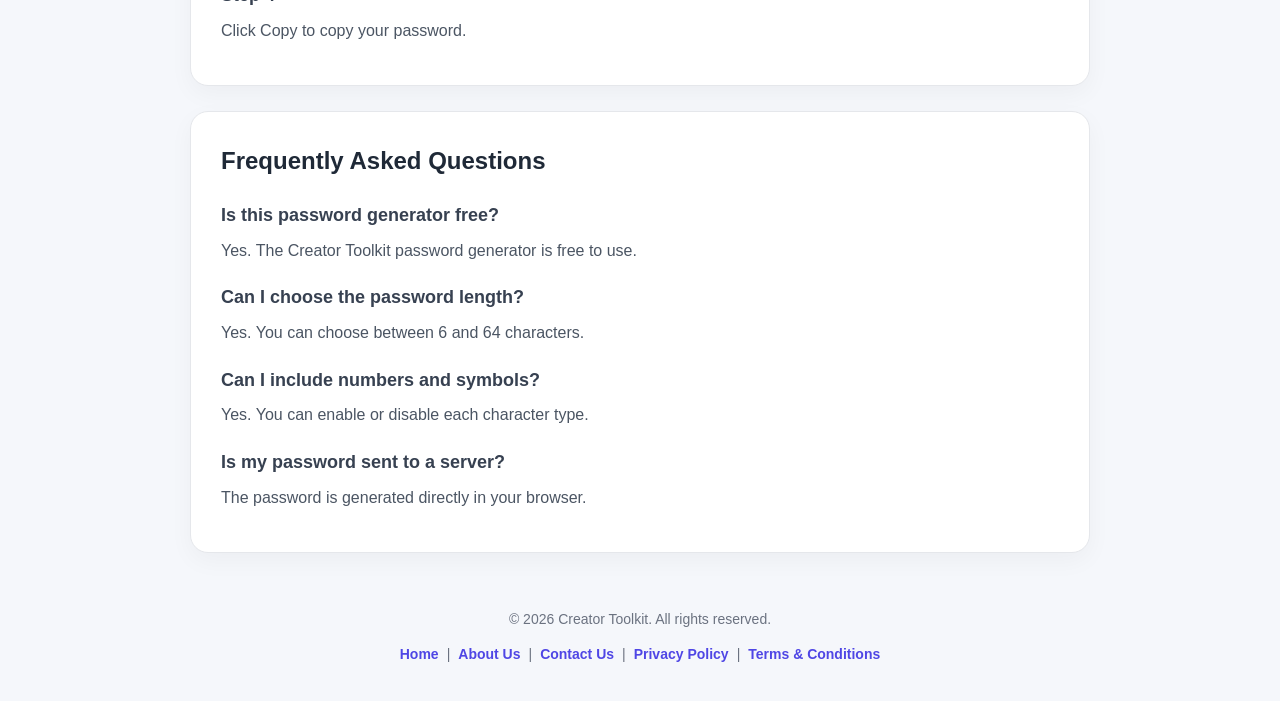
<file: passward-generate.html>
<!DOCTYPE html>
<html lang="en">

<head>

    <meta charset="UTF-8">

    <meta name="viewport" content="width=device-width, initial-scale=1.0">

    <title>Password Generator - Free Strong Password Generator | Creator Toolkit</title>

    <meta
        name="description"
        content="Free online password generator. Create strong random passwords with uppercase letters, lowercase letters, numbers and special characters."
    >

    <meta
        name="robots"
        content="index, follow"
    >

    <link
        rel="stylesheet"
        href="style.css"
    >


    <style>

        .password-container {
            max-width: 900px;
            margin: 30px auto;
        }


        .password-output {
            display: flex;
            gap: 10px;
            margin-top: 10px;
        }


        .password-output input {
            margin-bottom: 0;
            font-family: monospace;
            font-size: 18px;
            font-weight: bold;
        }


        .copy-button {
            width: 140px;
            margin-top: 0;
            background: #059669;
        }


        .copy-button:hover {
            background: #047857;
        }


        .settings {
            margin-top: 25px;
        }


        .length-row {
            display: flex;
            align-items: center;
            gap: 15px;
            margin-top: 10px;
        }


        .length-row input[type="range"] {
            flex: 1;
            margin: 0;
        }


        .length-number {
            width: 90px;
            margin: 0;
            text-align: center;
        }


        .options {
            margin-top: 25px;
        }


        .option {
            display: flex;
            align-items: center;
            gap: 10px;

            margin-bottom: 15px;

            font-weight: normal;
            cursor: pointer;
        }


        .option input {
            width: 18px;
            height: 18px;
            margin: 0;
        }


        .generate-button {
            margin-top: 10px;
        }


        .strength {
            margin-top: 20px;
            padding: 15px;

            text-align: center;

            background: #f5f7fb;

            border: 1px solid #e5e7eb;

            border-radius: 10px;
        }


        .strength strong {
            font-size: 18px;
        }


        .status {
            min-height: 25px;
            margin-top: 15px;

            text-align: center;

            font-weight: bold;

            color: #059669;
        }


        .clear-button {
            background: #e5e7eb;
            color: #374151;
        }


        .clear-button:hover {
            background: #d1d5db;
        }


        @media (max-width: 600px) {

            .password-output {
                flex-direction: column;
            }


            .copy-button {
                width: 100%;
            }


            .length-row {
                flex-direction: column;
                align-items: stretch;
            }


            .length-number {
                width: 100%;
            }

        }

    </style>

</head>


<body>


    <!-- HEADER -->

    <header>

        <h1>
            Password Generator
        </h1>

        <p>
            Create Strong Random Passwords
        </p>

    </header>



    <main class="password-container">


        <!-- PASSWORD TOOL -->

        <section class="calculator-section">

            <h2>
                Generate a Strong Password
            </h2>


            <p>
                Choose your settings and generate a random
                password instantly.
            </p>


            <!-- PASSWORD -->

            <label for="passwordOutput">
                Generated Password
            </label>


            <div class="password-output">

                <input
                    type="text"
                    id="passwordOutput"
                    readonly
                    placeholder="Your password will appear here"
                >


                <button
                    type="button"
                    id="copyButton"
                    class="copy-button"
                >
                    Copy
                </button>

            </div>



            <!-- LENGTH -->

            <div class="settings">

                <label for="lengthRange">
                    Password Length
                </label>


                <div class="length-row">

                    <input
                        type="range"
                        id="lengthRange"
                        min="6"
                        max="64"
                        value="16"
                    >


                    <input
                        type="number"
                        id="lengthNumber"
                        class="length-number"
                        min="6"
                        max="64"
                        value="16"
                    >

                </div>

            </div>



            <!-- OPTIONS -->

            <div class="options">

                <label class="option">

                    <input
                        type="checkbox"
                        id="uppercase"
                        checked
                    >

                    Include Uppercase Letters (A-Z)

                </label>


                <label class="option">

                    <input
                        type="checkbox"
                        id="lowercase"
                        checked
                    >

                    Include Lowercase Letters (a-z)

                </label>


                <label class="option">

                    <input
                        type="checkbox"
                        id="numbers"
                        checked
                    >

                    Include Numbers (0-9)

                </label>


                <label class="option">

                    <input
                        type="checkbox"
                        id="symbols"
                        checked
                    >

                    Include Special Characters (!@#$)

                </label>

            </div>



            <!-- BUTTONS -->

            <button
                type="button"
                id="generateButton"
                class="generate-button"
            >
                Generate Password
            </button>


            <button
                type="button"
                id="clearButton"
                class="clear-button"
            >
                Clear
            </button>



            <!-- STRENGTH -->

            <div class="strength">

                Password Strength:

                <strong id="strength">
                    -
                </strong>

            </div>


            <!-- STATUS -->

            <div
                id="status"
                class="status"
            ></div>


        </section>



        <!-- ABOUT -->

        <section class="info-section">

            <h2>
                About Our Password Generator
            </h2>


            <p>
                Creator Toolkit's free password generator creates
                random passwords based on the options you select.
            </p>


            <p>
                You can choose the password length and include
                uppercase letters, lowercase letters, numbers
                and special characters.
            </p>


            <p>
                Password generation happens directly in your
                browser.
            </p>

        </section>



        <!-- HOW TO USE -->

        <section class="info-section">

            <h2>
                How to Use the Password Generator
            </h2>


            <h3>
                Step 1
            </h3>

            <p>
                Choose your password length.
            </p>


            <h3>
                Step 2
            </h3>

            <p>
                Select the character types you want.
            </p>


            <h3>
                Step 3
            </h3>

            <p>
                Click Generate Password.
            </p>


            <h3>
                Step 4
            </h3>

            <p>
                Click Copy to copy your password.
            </p>

        </section>



        <!-- FAQ -->

        <section class="faq-section">

            <h2>
                Frequently Asked Questions
            </h2>


            <h3>
                Is this password generator free?
            </h3>

            <p>
                Yes. The Creator Toolkit password generator
                is free to use.
            </p>


            <h3>
                Can I choose the password length?
            </h3>

            <p>
                Yes. You can choose between 6 and 64 characters.
            </p>


            <h3>
                Can I include numbers and symbols?
            </h3>

            <p>
                Yes. You can enable or disable each character type.
            </p>


            <h3>
                Is my password sent to a server?
            </h3>

            <p>
                The password is generated directly in your browser.
            </p>

        </section>


    </main>



    <!-- FOOTER -->

    <footer>

        <p>
            © 2026 Creator Toolkit. All rights reserved.
        </p>


        <nav aria-label="Footer Navigation">

            <a href="index.html">
                Home
            </a>

            <span>|</span>


            <a href="about.html">
                About Us
            </a>

            <span>|</span>


            <a href="contact.html">
                Contact Us
            </a>

            <span>|</span>


            <a href="privacy.html">
                Privacy Policy
            </a>

            <span>|</span>


            <a href="terms.html">
                Terms &amp; Conditions
            </a>

        </nav>

    </footer>



    <!-- JAVASCRIPT -->

    <script>

        const passwordOutput =
            document.getElementById("passwordOutput");


        const lengthRange =
            document.getElementById("lengthRange");


        const lengthNumber =
            document.getElementById("lengthNumber");


        const uppercase =
            document.getElementById("uppercase");


        const lowercase =
            document.getElementById("lowercase");


        const numbers =
            document.getElementById("numbers");


        const symbols =
            document.getElementById("symbols");


        const generateButton =
            document.getElementById("generateButton");


        const copyButton =
            document.getElementById("copyButton");


        const clearButton =
            document.getElementById("clearButton");


        const strength =
            document.getElementById("strength");


        const status =
            document.getElementById("status");



        // Character sets

        const uppercaseChars =
            "ABCDEFGHIJKLMNOPQRSTUVWXYZ";

        const lowercaseChars =
            "abcdefghijklmnopqrstuvwxyz";

        const numberChars =
            "0123456789";

        const symbolChars =
            "!@#$%^&*()_+-=[]{}|;:,.<>?";



        // Show status message

        function showStatus(message) {

            status.textContent = message;


            setTimeout(function() {

                status.textContent = "";

            }, 2500);

        }



        // Random character

        function getRandomCharacter(characters) {

            const randomArray =
                new Uint32Array(1);

            crypto.getRandomValues(
                randomArray
            );

            const index =
                randomArray[0] % characters.length;

            return characters[index];

        }



        // Shuffle

        function shuffle(array) {

            for (
                let i = array.length - 1;
                i > 0;
                i--
            ) {

                const randomArray =
                    new Uint32Array(1);

                crypto.getRandomValues(
                    randomArray
                );

                const j =
                    randomArray[0] % (i + 1);

                const temp =
                    array[i];

                array[i] =
                    array[j];

                array[j] =
                    temp;

            }

            return array;

        }



        // Generate Password

        function generatePassword() {

            const length =
                parseInt(
                    lengthNumber.value,
                    10
                );


            if (
                isNaN(length)
                ||
                length < 6
                ||
                length > 64
            ) {

                showStatus(
                    "Password length must be between 6 and 64."
                );

                return;

            }



            let characterPool = "";

            let passwordCharacters = [];



            // Uppercase

            if (uppercase.checked) {

                characterPool +=
                    uppercaseChars;

                passwordCharacters.push(
                    getRandomCharacter(
                        uppercaseChars
                    )
                );

            }



            // Lowercase

            if (lowercase.checked) {

                characterPool +=
                    lowercaseChars;

                passwordCharacters.push(
                    getRandomCharacter(
                        lowercaseChars
                    )
                );

            }



            // Numbers

            if (numbers.checked) {

                characterPool +=
                    numberChars;

                passwordCharacters.push(
                    getRandomCharacter(
                        numberChars
                    )
                );

            }



            // Symbols

            if (symbols.checked) {

                characterPool +=
                    symbolChars;

                passwordCharacters.push(
                    getRandomCharacter(
                        symbolChars
                    )
                );

            }



            // Nothing selected

            if (characterPool === "") {

                showStatus(
                    "Please select at least one option."
                );

                return;

            }



            // Too many required characters

            if (
                passwordCharacters.length > length
            ) {

                showStatus(
                    "Increase the password length."
                );

                return;

            }



            // Fill remaining characters

            while (
                passwordCharacters.length < length
            ) {

                passwordCharacters.push(
                    getRandomCharacter(
                        characterPool
                    )
                );

            }



            // Shuffle

            passwordCharacters =
                shuffle(
                    passwordCharacters
                );



            // Display password

            passwordOutput.value =
                passwordCharacters.join("");



            // Update strength

            updateStrength(
                length,
                characterPool.length
            );


            showStatus(
                "New password generated."
            );

        }



        // Strength

        function updateStrength(
            length,
            poolLength
        ) {

            if (
                length >= 16
                &&
                poolLength >= 70
            ) {

                strength.textContent =
                    "Very Strong";

            }

            else if (
                length >= 12
                &&
                poolLength >= 50
            ) {

                strength.textContent =
                    "Strong";

            }

            else if (
                length >= 8
            ) {

                strength.textContent =
                    "Medium";

            }

            else {

                strength.textContent =
                    "Weak";

            }

        }



        // Range slider

        lengthRange.addEventListener(
            "input",
            function() {

                lengthNumber.value =
                    lengthRange.value;

            }
        );



        // Number input

        lengthNumber.addEventListener(
            "input",
            function() {

                let value =
                    parseInt(
                        lengthNumber.value,
                        10
                    );


                if (isNaN(value)) {

                    return;

                }


                if (value < 6) {

                    value = 6;

                }


                if (value > 64) {

                    value = 64;

                }


                lengthNumber.value =
                    value;


                lengthRange.value =
                    value;

            }
        );



        // Generate button

        generateButton.addEventListener(
            "click",
            generatePassword
        );



        // Copy button

        copyButton.addEventListener(
            "click",
            function() {

                const password =
                    passwordOutput.value;


                if (password === "") {

                    showStatus(
                        "Generate a password first."
                    );

                    return;

                }


                navigator.clipboard
                    .writeText(password)
                    .then(
                        function() {

                            showStatus(
                                "Password copied successfully!"
                            );

                        }
                    )
                    .catch(
                        function() {

                            showStatus(
                                "Copy failed. Please copy manually."
                            );

                        }
                    );

            }
        );



        // Clear button

        clearButton.addEventListener(
            "click",
            function() {

                passwordOutput.value = "";

                strength.textContent = "-";

                showStatus(
                    "Password cleared."
                );

            }
        );



        // Generate first password

        generatePassword();

    </script>


</body>

</html>
</file>
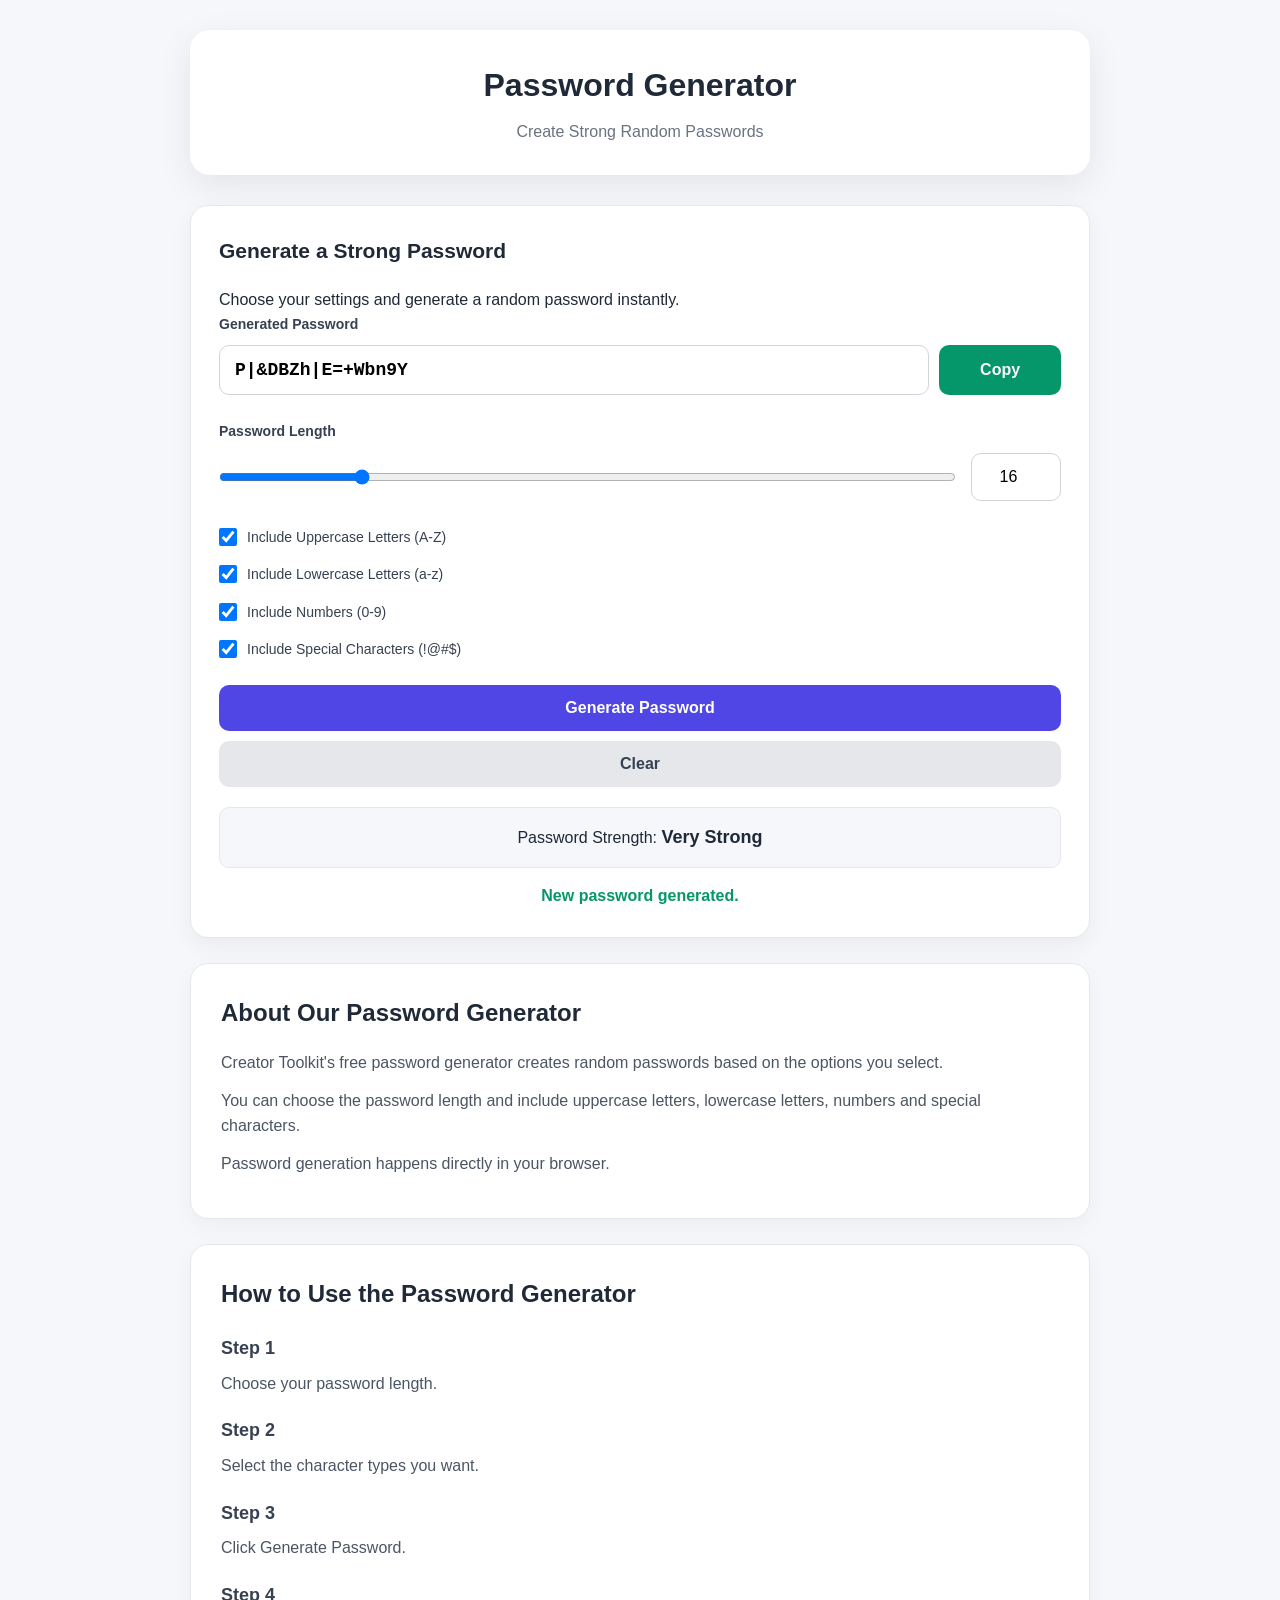
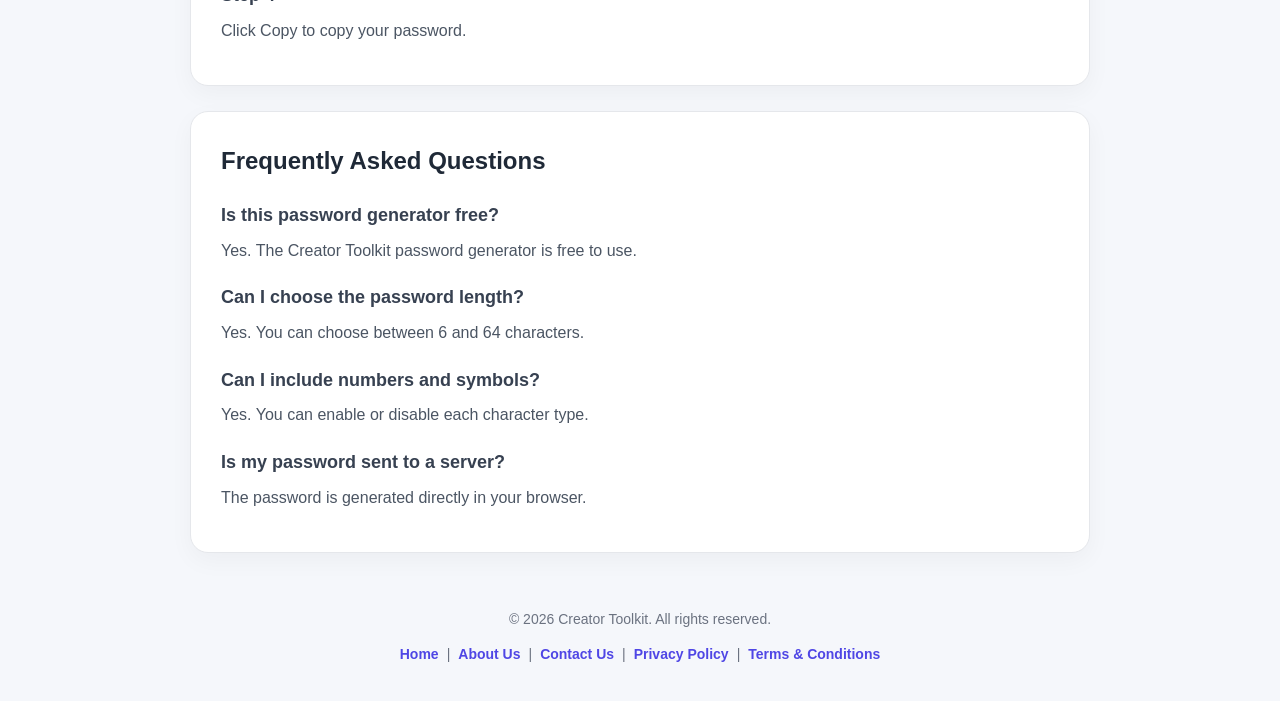
<file: password-generate.html>
<!DOCTYPE html>
<html lang="en">

<head>

    <meta charset="UTF-8">

    <meta name="viewport" content="width=device-width, initial-scale=1.0">

    <title>Password Generator - Free Strong Password Generator | Creator Toolkit</title>

    <meta
        name="description"
        content="Free online password generator. Create strong random passwords with uppercase letters, lowercase letters, numbers and special characters."
    >

    <meta
        name="keywords"
        content="password generator, free password generator, strong password generator, random password generator, secure password generator, online password generator"
    >

    <meta
        name="author"
        content="Creator Toolkit"
    >

    <meta
        name="robots"
        content="index, follow"
    >


    <!-- Canonical URL -->

    <link
        rel="canonical"
        href="https://rabbani4321.github.io/persentage-calculator/password-generate.html"
    >


    <!-- Open Graph -->

    <meta
        property="og:title"
        content="Password Generator - Free Strong Password Generator"
    >

    <meta
        property="og:description"
        content="Create strong random passwords with uppercase letters, lowercase letters, numbers and special characters."
    >

    <meta
        property="og:url"
        content="https://rabbani4321.github.io/persentage-calculator/password-generate.html"
    >

    <meta
        property="og:type"
        content="website"
    >

    <meta
        property="og:site_name"
        content="Creator Toolkit"
    >


    <!-- WebApplication Structured Data -->

    <script type="application/ld+json">
    {
        "@context": "https://schema.org",
        "@type": "WebApplication",
        "name": "Password Generator",
        "url": "https://rabbani4321.github.io/persentage-calculator/password-generate.html",
        "description": "Free online password generator for creating strong random passwords.",
        "applicationCategory": "SecurityApplication",
        "operatingSystem": "All",
        "offers": {
            "@type": "Offer",
            "price": "0",
            "priceCurrency": "USD"
        }
    }
    </script>


    <!-- FAQ Structured Data -->

    <script type="application/ld+json">
    {
        "@context": "https://schema.org",
        "@type": "FAQPage",
        "mainEntity": [
            {
                "@type": "Question",
                "name": "Is this password generator free?",
                "acceptedAnswer": {
                    "@type": "Answer",
                    "text": "Yes. The Creator Toolkit password generator is free to use."
                }
            },
            {
                "@type": "Question",
                "name": "Can I choose the password length?",
                "acceptedAnswer": {
                    "@type": "Answer",
                    "text": "Yes. You can choose between 6 and 64 characters."
                }
            },
            {
                "@type": "Question",
                "name": "Can I include numbers and symbols?",
                "acceptedAnswer": {
                    "@type": "Answer",
                    "text": "Yes. You can enable or disable each character type."
                }
            },
            {
                "@type": "Question",
                "name": "Is my password sent to a server?",
                "acceptedAnswer": {
                    "@type": "Answer",
                    "text": "The password is generated directly in your browser."
                }
            }
        ]
    }
    </script>


    <!-- CSS -->

    <link
        rel="stylesheet"
        href="style.css"
    >


    <style>

        .password-container {
            max-width: 900px;
            margin: 30px auto;
        }


        .password-output {
            display: flex;
            gap: 10px;
            margin-top: 10px;
        }


        .password-output input {
            margin-bottom: 0;
            font-family: monospace;
            font-size: 18px;
            font-weight: bold;
        }


        .copy-button {
            width: 140px;
            margin-top: 0;
            background: #059669;
        }


        .copy-button:hover {
            background: #047857;
        }


        .settings {
            margin-top: 25px;
        }


        .length-row {
            display: flex;
            align-items: center;
            gap: 15px;
            margin-top: 10px;
        }


        .length-row input[type="range"] {
            flex: 1;
            margin: 0;
        }


        .length-number {
            width: 90px;
            margin: 0;
            text-align: center;
        }


        .options {
            margin-top: 25px;
        }


        .option {
            display: flex;
            align-items: center;
            gap: 10px;

            margin-bottom: 15px;

            font-weight: normal;
            cursor: pointer;
        }


        .option input {
            width: 18px;
            height: 18px;
            margin: 0;
        }


        .generate-button {
            margin-top: 10px;
        }


        .strength {
            margin-top: 20px;
            padding: 15px;

            text-align: center;

            background: #f5f7fb;

            border: 1px solid #e5e7eb;

            border-radius: 10px;
        }


        .strength strong {
            font-size: 18px;
        }


        .status {
            min-height: 25px;
            margin-top: 15px;

            text-align: center;

            font-weight: bold;

            color: #059669;
        }


        .clear-button {
            background: #e5e7eb;
            color: #374151;
        }


        .clear-button:hover {
            background: #d1d5db;
        }


        @media (max-width: 600px) {

            .password-output {
                flex-direction: column;
            }


            .copy-button {
                width: 100%;
            }


            .length-row {
                flex-direction: column;
                align-items: stretch;
            }


            .length-number {
                width: 100%;
            }

        }

    </style>

</head>


<body>


    <!-- HEADER -->

    <header>

        <h1>
            Password Generator
        </h1>

        <p>
            Create Strong Random Passwords
        </p>

    </header>



    <main class="password-container">


        <!-- PASSWORD TOOL -->

        <section class="calculator-section">

            <h2>
                Generate a Strong Password
            </h2>


            <p>
                Choose your settings and generate a random
                password instantly.
            </p>


            <!-- PASSWORD -->

            <label for="passwordOutput">
                Generated Password
            </label>


            <div class="password-output">

                <input
                    type="text"
                    id="passwordOutput"
                    readonly
                    placeholder="Your password will appear here"
                >


                <button
                    type="button"
                    id="copyButton"
                    class="copy-button"
                >
                    Copy
                </button>

            </div>



            <!-- LENGTH -->

            <div class="settings">

                <label for="lengthRange">
                    Password Length
                </label>


                <div class="length-row">

                    <input
                        type="range"
                        id="lengthRange"
                        min="6"
                        max="64"
                        value="16"
                    >


                    <input
                        type="number"
                        id="lengthNumber"
                        class="length-number"
                        min="6"
                        max="64"
                        value="16"
                    >

                </div>

            </div>



            <!-- OPTIONS -->

            <div class="options">

                <label class="option">

                    <input
                        type="checkbox"
                        id="uppercase"
                        checked
                    >

                    Include Uppercase Letters (A-Z)

                </label>


                <label class="option">

                    <input
                        type="checkbox"
                        id="lowercase"
                        checked
                    >

                    Include Lowercase Letters (a-z)

                </label>


                <label class="option">

                    <input
                        type="checkbox"
                        id="numbers"
                        checked
                    >

                    Include Numbers (0-9)

                </label>


                <label class="option">

                    <input
                        type="checkbox"
                        id="symbols"
                        checked
                    >

                    Include Special Characters (!@#$)

                </label>

            </div>



            <!-- BUTTONS -->

            <button
                type="button"
                id="generateButton"
                class="generate-button"
            >
                Generate Password
            </button>


            <button
                type="button"
                id="clearButton"
                class="clear-button"
            >
                Clear
            </button>



            <!-- STRENGTH -->

            <div class="strength">

                Password Strength:

                <strong id="strength">
                    -
                </strong>

            </div>


            <!-- STATUS -->

            <div
                id="status"
                class="status"
            ></div>


        </section>



        <!-- ABOUT -->

        <section class="info-section">

            <h2>
                About Our Password Generator
            </h2>


            <p>
                Creator Toolkit's free password generator creates
                random passwords based on the options you select.
            </p>


            <p>
                You can choose the password length and include
                uppercase letters, lowercase letters, numbers
                and special characters.
            </p>


            <p>
                Password generation happens directly in your
                browser.
            </p>

        </section>



        <!-- HOW TO USE -->

        <section class="info-section">

            <h2>
                How to Use the Password Generator
            </h2>


            <h3>
                Step 1
            </h3>

            <p>
                Choose your password length.
            </p>


            <h3>
                Step 2
            </h3>

            <p>
                Select the character types you want.
            </p>


            <h3>
                Step 3
            </h3>

            <p>
                Click Generate Password.
            </p>


            <h3>
                Step 4
            </h3>

            <p>
                Click Copy to copy your password.
            </p>

        </section>



        <!-- FAQ -->

        <section class="faq-section">

            <h2>
                Frequently Asked Questions
            </h2>


            <h3>
                Is this password generator free?
            </h3>

            <p>
                Yes. The Creator Toolkit password generator
                is free to use.
            </p>


            <h3>
                Can I choose the password length?
            </h3>

            <p>
                Yes. You can choose between 6 and 64 characters.
            </p>


            <h3>
                Can I include numbers and symbols?
            </h3>

            <p>
                Yes. You can enable or disable each character type.
            </p>


            <h3>
                Is my password sent to a server?
            </h3>

            <p>
                The password is generated directly in your browser.
            </p>

        </section>


    </main>



    <!-- FOOTER -->

    <footer>

        <p>
            © 2026 Creator Toolkit. All rights reserved.
        </p>


        <nav aria-label="Footer Navigation">

            <a href="index.html">
                Home
            </a>

            <span>|</span>


            <a href="about.html">
                About Us
            </a>

            <span>|</span>


            <a href="contact.html">
                Contact Us
            </a>

            <span>|</span>


            <a href="privacy.html">
                Privacy Policy
            </a>

            <span>|</span>


            <a href="terms.html">
                Terms &amp; Conditions
            </a>

        </nav>

    </footer>



    <!-- JAVASCRIPT -->

    <script>

        const passwordOutput =
            document.getElementById("passwordOutput");


        const lengthRange =
            document.getElementById("lengthRange");


        const lengthNumber =
            document.getElementById("lengthNumber");


        const uppercase =
            document.getElementById("uppercase");


        const lowercase =
            document.getElementById("lowercase");


        const numbers =
            document.getElementById("numbers");


        const symbols =
            document.getElementById("symbols");


        const generateButton =
            document.getElementById("generateButton");


        const copyButton =
            document.getElementById("copyButton");


        const clearButton =
            document.getElementById("clearButton");


        const strength =
            document.getElementById("strength");


        const status =
            document.getElementById("status");



        // Character sets

        const uppercaseChars =
            "ABCDEFGHIJKLMNOPQRSTUVWXYZ";

        const lowercaseChars =
            "abcdefghijklmnopqrstuvwxyz";

        const numberChars =
            "0123456789";

        const symbolChars =
            "!@#$%^&*()_+-=[]{}|;:,.<>?";



        // Show status message

        function showStatus(message) {

            status.textContent = message;


            setTimeout(function() {

                status.textContent = "";

            }, 2500);

        }



        // Random character

        function getRandomCharacter(characters) {

            const randomArray =
                new Uint32Array(1);

            crypto.getRandomValues(
                randomArray
            );

            const index =
                randomArray[0] % characters.length;

            return characters[index];

        }



        // Shuffle

        function shuffle(array) {

            for (
                let i = array.length - 1;
                i > 0;
                i--
            ) {

                const randomArray =
                    new Uint32Array(1);

                crypto.getRandomValues(
                    randomArray
                );

                const j =
                    randomArray[0] % (i + 1);

                const temp =
                    array[i];

                array[i] =
                    array[j];

                array[j] =
                    temp;

            }

            return array;

        }



        // Generate Password

        function generatePassword() {

            const length =
                parseInt(
                    lengthNumber.value,
                    10
                );


            if (
                isNaN(length)
                ||
                length < 6
                ||
                length > 64
            ) {

                showStatus(
                    "Password length must be between 6 and 64."
                );

                return;

            }



            let characterPool = "";

            let passwordCharacters = [];



            // Uppercase

            if (uppercase.checked) {

                characterPool +=
                    uppercaseChars;

                passwordCharacters.push(
                    getRandomCharacter(
                        uppercaseChars
                    )
                );

            }



            // Lowercase

            if (lowercase.checked) {

                characterPool +=
                    lowercaseChars;

                passwordCharacters.push(
                    getRandomCharacter(
                        lowercaseChars
                    )
                );

            }



            // Numbers

            if (numbers.checked) {

                characterPool +=
                    numberChars;

                passwordCharacters.push(
                    getRandomCharacter(
                        numberChars
                    )
                );

            }



            // Symbols

            if (symbols.checked) {

                characterPool +=
                    symbolChars;

                passwordCharacters.push(
                    getRandomCharacter(
                        symbolChars
                    )
                );

            }



            // Nothing selected

            if (characterPool === "") {

                showStatus(
                    "Please select at least one option."
                );

                return;

            }



            // Too many required characters

            if (
                passwordCharacters.length > length
            ) {

                showStatus(
                    "Increase the password length."
                );

                return;

            }



            // Fill remaining characters

            while (
                passwordCharacters.length < length
            ) {

                passwordCharacters.push(
                    getRandomCharacter(
                        characterPool
                    )
                );

            }



            // Shuffle

            passwordCharacters =
                shuffle(
                    passwordCharacters
                );



            // Display password

            passwordOutput.value =
                passwordCharacters.join("");



            // Update strength

            updateStrength(
                length,
                characterPool.length
            );


            showStatus(
                "New password generated."
            );

        }



        // Strength

        function updateStrength(
            length,
            poolLength
        ) {

            if (
                length >= 16
                &&
                poolLength >= 70
            ) {

                strength.textContent =
                    "Very Strong";

            }

            else if (
                length >= 12
                &&
                poolLength >= 50
            ) {

                strength.textContent =
                    "Strong";

            }

            else if (
                length >= 8
            ) {

                strength.textContent =
                    "Medium";

            }

            else {

                strength.textContent =
                    "Weak";

            }

        }



        // Range slider

        lengthRange.addEventListener(
            "input",
            function() {

                lengthNumber.value =
                    lengthRange.value;

            }
        );



        // Number input

        lengthNumber.addEventListener(
            "input",
            function() {

                let value =
                    parseInt(
                        lengthNumber.value,
                        10
                    );


                if (isNaN(value)) {

                    return;

                }


                if (value < 6) {

                    value = 6;

                }


                if (value > 64) {

                    value = 64;

                }


                lengthNumber.value =
                    value;


                lengthRange.value =
                    value;

            }
        );



        // Generate button

        generateButton.addEventListener(
            "click",
            generatePassword
        );



        // Copy button

        copyButton.addEventListener(
            "click",
            function() {

                const password =
                    passwordOutput.value;


                if (password === "") {

                    showStatus(
                        "Generate a password first."
                    );

                    return;

                }


                navigator.clipboard
                    .writeText(password)
                    .then(
                        function() {

                            showStatus(
                                "Password copied successfully!"
                            );

                        }
                    )
                    .catch(
                        function() {

                            showStatus(
                                "Copy failed. Please copy manually."
                            );

                        }
                    );

            }
        );



        // Clear button

        clearButton.addEventListener(
            "click",
            function() {

                passwordOutput.value = "";

                strength.textContent = "-";

                showStatus(
                    "Password cleared."
                );

            }
        );



        // Generate first password

        generatePassword();

    </script>


</body>

</html>
</file>
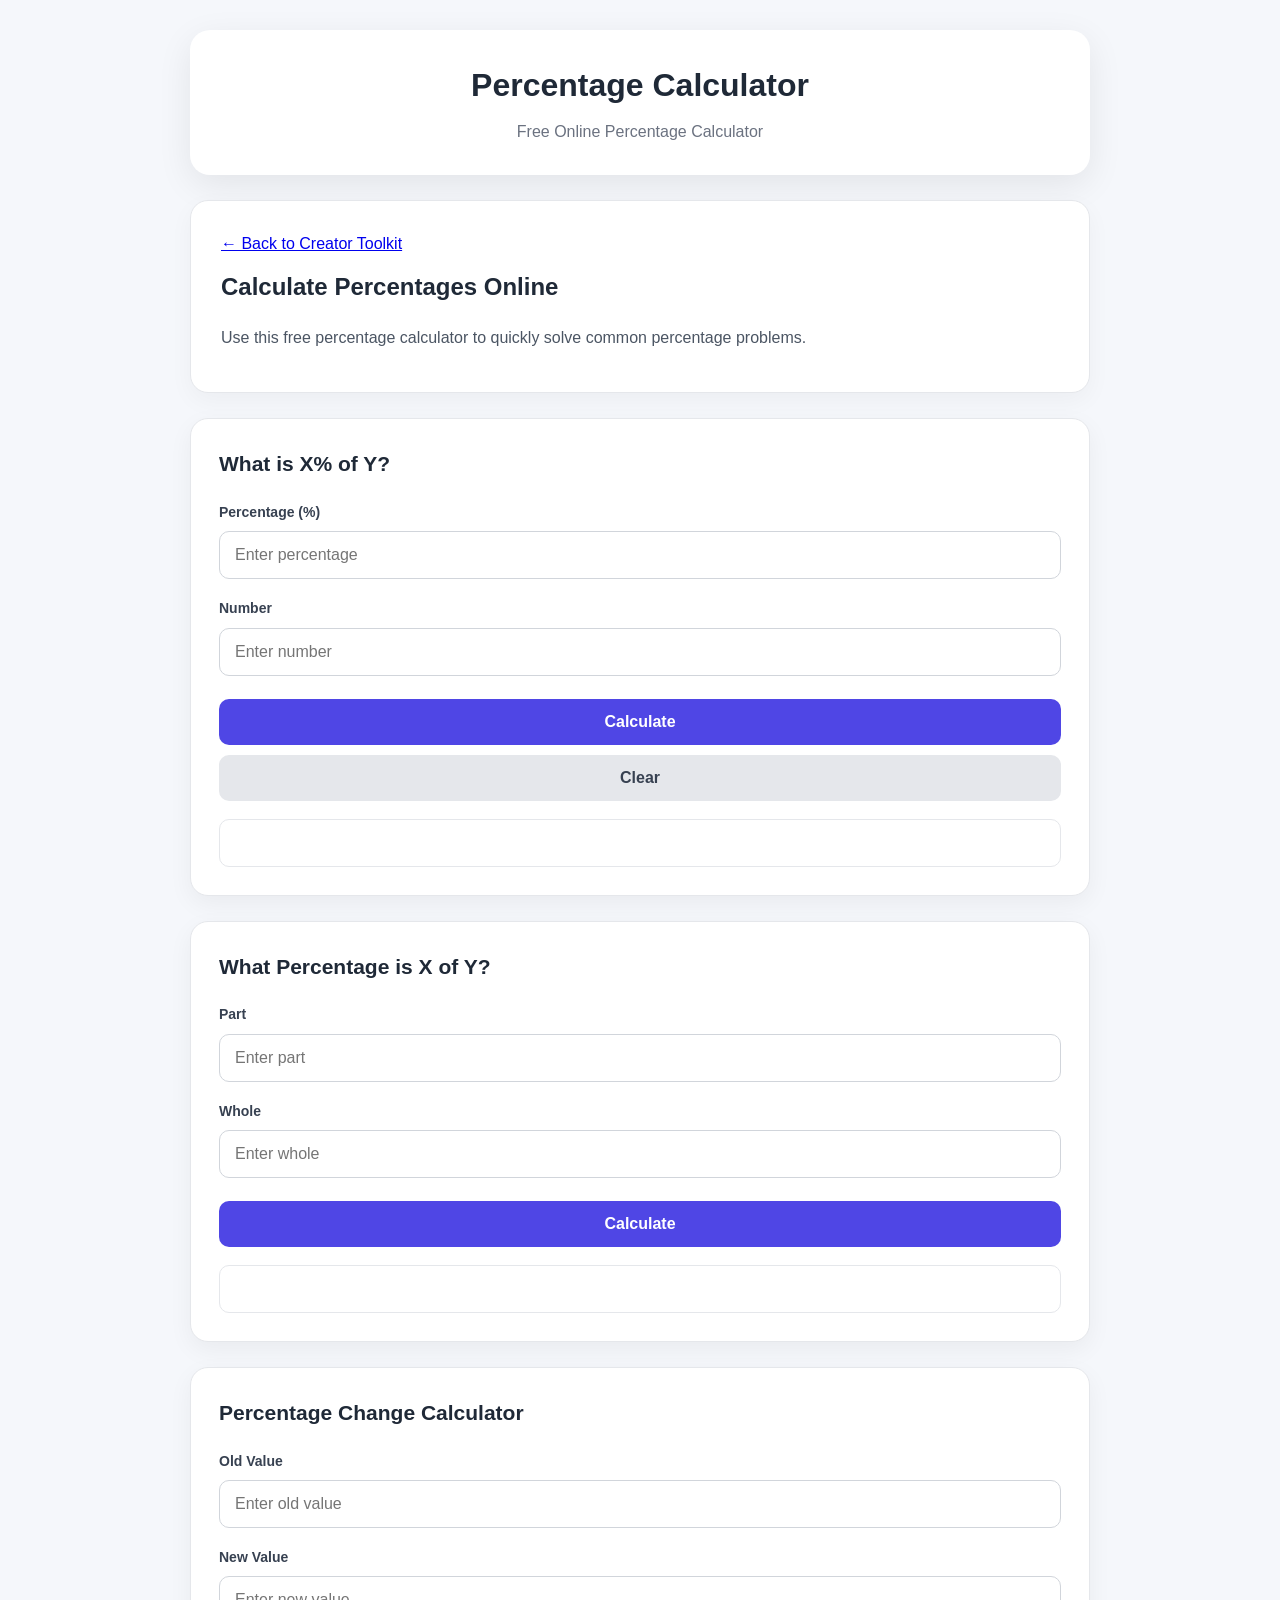
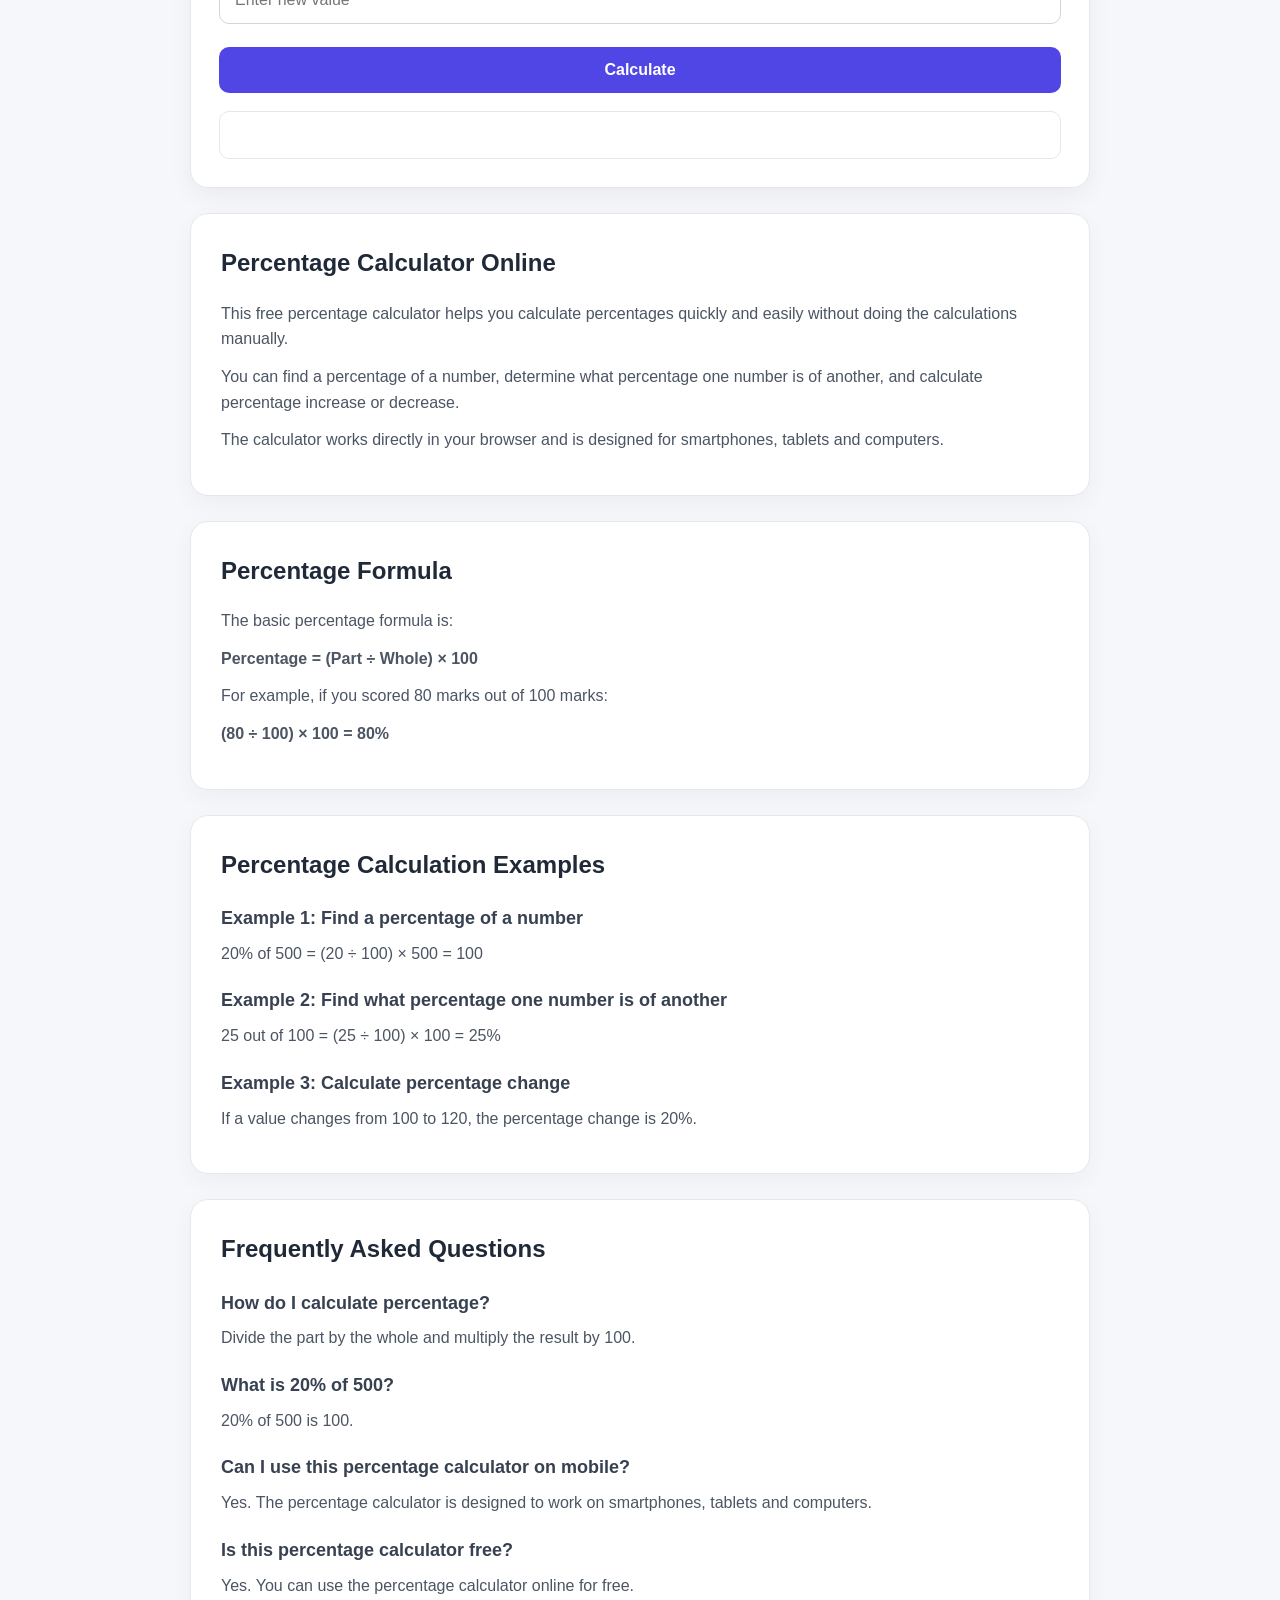
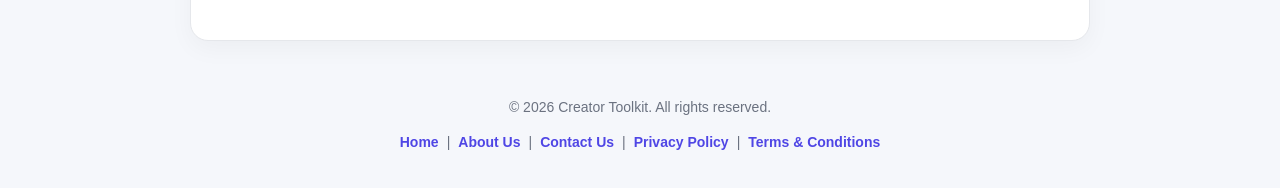
<file: percentage.html>
<!DOCTYPE html>
<html lang="en">

<head>
    <meta charset="UTF-8">

    <meta name="viewport" content="width=device-width, initial-scale=1.0">

    <title>Percentage Calculator - Free Online Calculator | Creator Toolkit</title>

    <meta
        name="description"
        content="Use this free percentage calculator to find a percentage of a number, calculate what percentage one number is of another, and calculate percentage change online."
    >

    <meta
        name="keywords"
        content="percentage calculator, percentage calculator online, free percentage calculator, calculate percentage, percentage of a number, percentage change calculator"
    >

    <meta name="author" content="Creator Toolkit">

    <meta name="robots" content="index, follow">

    <!-- Correct Canonical URL -->
    <link
        rel="canonical"
        href="https://rabbani4321.github.io/persentage-calculator/percentage.html"
    >

    <!-- Open Graph -->
    <meta
        property="og:title"
        content="Percentage Calculator - Free Online Calculator"
    >

    <meta
        property="og:description"
        content="Calculate percentages, find percentage of a number, and calculate percentage change with this free online calculator."
    >

    <meta
        property="og:url"
        content="https://rabbani4321.github.io/persentage-calculator/percentage.html"
    >

    <meta
        property="og:type"
        content="website"
    >

    <meta
        property="og:site_name"
        content="Creator Toolkit"
    >

    <!-- CSS -->
    <link rel="stylesheet" href="style.css">


    <!-- Structured Data -->
    <script type="application/ld+json">
    {
        "@context": "https://schema.org",
        "@type": "WebApplication",
        "name": "Percentage Calculator",
        "url": "https://rabbani4321.github.io/persentage-calculator/percentage.html",
        "description": "Free online percentage calculator for calculating percentages, percentage of a number, and percentage change.",
        "applicationCategory": "Calculator",
        "operatingSystem": "All",
        "offers": {
            "@type": "Offer",
            "price": "0",
            "priceCurrency": "USD"
        }
    }
    </script>


    <!-- FAQ Structured Data -->
    <script type="application/ld+json">
    {
        "@context": "https://schema.org",
        "@type": "FAQPage",
        "mainEntity": [
            {
                "@type": "Question",
                "name": "How do I calculate percentage?",
                "acceptedAnswer": {
                    "@type": "Answer",
                    "text": "Divide the part by the whole and multiply the result by 100. The formula is Percentage = (Part ÷ Whole) × 100."
                }
            },
            {
                "@type": "Question",
                "name": "What is 20% of 500?",
                "acceptedAnswer": {
                    "@type": "Answer",
                    "text": "20% of 500 is 100."
                }
            },
            {
                "@type": "Question",
                "name": "Can I use this percentage calculator on mobile?",
                "acceptedAnswer": {
                    "@type": "Answer",
                    "text": "Yes. The percentage calculator is designed to work on smartphones, tablets and computers."
                }
            },
            {
                "@type": "Question",
                "name": "Is this percentage calculator free?",
                "acceptedAnswer": {
                    "@type": "Answer",
                    "text": "Yes. You can use the percentage calculator online for free."
                }
            }
        ]
    }
    </script>

</head>


<body>

    <!-- Header -->
    <header>

        <h1>
            Percentage Calculator
        </h1>

        <p>
            Free Online Percentage Calculator
        </p>

    </header>


    <main>

        <!-- Breadcrumb / Home Link -->
        <section class="info-section">

            <p>
                <a href="index.html">
                    ← Back to Creator Toolkit
                </a>
            </p>

            <h2>
                Calculate Percentages Online
            </h2>

            <p>
                Use this free percentage calculator to quickly solve
                common percentage problems.
            </p>

        </section>


        <!-- Calculator 1 -->
        <section class="calculator-section">

            <h2>
                What is X% of Y?
            </h2>

            <label for="percentage">
                Percentage (%)
            </label>

            <input
                type="number"
                id="percentage"
                placeholder="Enter percentage"
                inputmode="decimal"
            >

            <label for="number">
                Number
            </label>

            <input
                type="number"
                id="number"
                placeholder="Enter number"
                inputmode="decimal"
            >

            <button
                type="button"
                onclick="calculatePercentage()"
            >
                Calculate
            </button>

            <button
                type="button"
                onclick="clearCalculator()"
            >
                Clear
            </button>

            <div
                id="result"
                aria-live="polite"
            ></div>

        </section>


        <!-- Calculator 2 -->
        <section class="calculator-section">

            <h2>
                What Percentage is X of Y?
            </h2>

            <label for="part">
                Part
            </label>

            <input
                type="number"
                id="part"
                placeholder="Enter part"
                inputmode="decimal"
            >

            <label for="whole">
                Whole
            </label>

            <input
                type="number"
                id="whole"
                placeholder="Enter whole"
                inputmode="decimal"
            >

            <button
                type="button"
                onclick="calculatePartPercentage()"
            >
                Calculate
            </button>

            <div
                id="percentageResult"
                aria-live="polite"
            ></div>

        </section>


        <!-- Calculator 3 -->
        <section class="calculator-section">

            <h2>
                Percentage Change Calculator
            </h2>

            <label for="oldValue">
                Old Value
            </label>

            <input
                type="number"
                id="oldValue"
                placeholder="Enter old value"
                inputmode="decimal"
            >

            <label for="newValue">
                New Value
            </label>

            <input
                type="number"
                id="newValue"
                placeholder="Enter new value"
                inputmode="decimal"
            >

            <button
                type="button"
                onclick="calculatePercentageChange()"
            >
                Calculate
            </button>

            <div
                id="changeResult"
                aria-live="polite"
            ></div>

        </section>


        <!-- Information -->
        <section class="info-section">

            <h2>
                Percentage Calculator Online
            </h2>

            <p>
                This free percentage calculator helps you calculate
                percentages quickly and easily without doing the
                calculations manually.
            </p>

            <p>
                You can find a percentage of a number, determine what
                percentage one number is of another, and calculate
                percentage increase or decrease.
            </p>

            <p>
                The calculator works directly in your browser and is
                designed for smartphones, tablets and computers.
            </p>

        </section>


        <!-- Formula -->
        <section class="info-section">

            <h2>
                Percentage Formula
            </h2>

            <p>
                The basic percentage formula is:
            </p>

            <p>
                <strong>
                    Percentage = (Part ÷ Whole) × 100
                </strong>
            </p>

            <p>
                For example, if you scored 80 marks out of 100 marks:
            </p>

            <p>
                <strong>
                    (80 ÷ 100) × 100 = 80%
                </strong>
            </p>

        </section>


        <!-- Examples -->
        <section class="info-section">

            <h2>
                Percentage Calculation Examples
            </h2>

            <h3>
                Example 1: Find a percentage of a number
            </h3>

            <p>
                20% of 500 = (20 ÷ 100) × 500 = 100
            </p>

            <h3>
                Example 2: Find what percentage one number is of another
            </h3>

            <p>
                25 out of 100 = (25 ÷ 100) × 100 = 25%
            </p>

            <h3>
                Example 3: Calculate percentage change
            </h3>

            <p>
                If a value changes from 100 to 120, the percentage
                change is 20%.
            </p>

        </section>


        <!-- FAQ -->
        <section class="faq-section">

            <h2>
                Frequently Asked Questions
            </h2>

            <h3>
                How do I calculate percentage?
            </h3>

            <p>
                Divide the part by the whole and multiply the result
                by 100.
            </p>

            <h3>
                What is 20% of 500?
            </h3>

            <p>
                20% of 500 is 100.
            </p>

            <h3>
                Can I use this percentage calculator on mobile?
            </h3>

            <p>
                Yes. The percentage calculator is designed to work on
                smartphones, tablets and computers.
            </p>

            <h3>
                Is this percentage calculator free?
            </h3>

            <p>
                Yes. You can use the percentage calculator online
                for free.
            </p>

        </section>

    </main>


    <!-- Footer -->
    <footer>

        <p>
            © 2026 Creator Toolkit. All rights reserved.
        </p>

        <nav aria-label="Footer Navigation">

            <a href="index.html">
                Home
            </a>

            <span>|</span>

            <a href="about.html">
                About Us
            </a>

            <span>|</span>

            <a href="contact.html">
                Contact Us
            </a>

            <span>|</span>

            <a href="privacy.html">
                Privacy Policy
            </a>

            <span>|</span>

            <a href="terms.html">
                Terms &amp; Conditions
            </a>

        </nav>

    </footer>


    <!-- JavaScript -->
    <script src="script.js"></script>

</body>

</html>
</file>
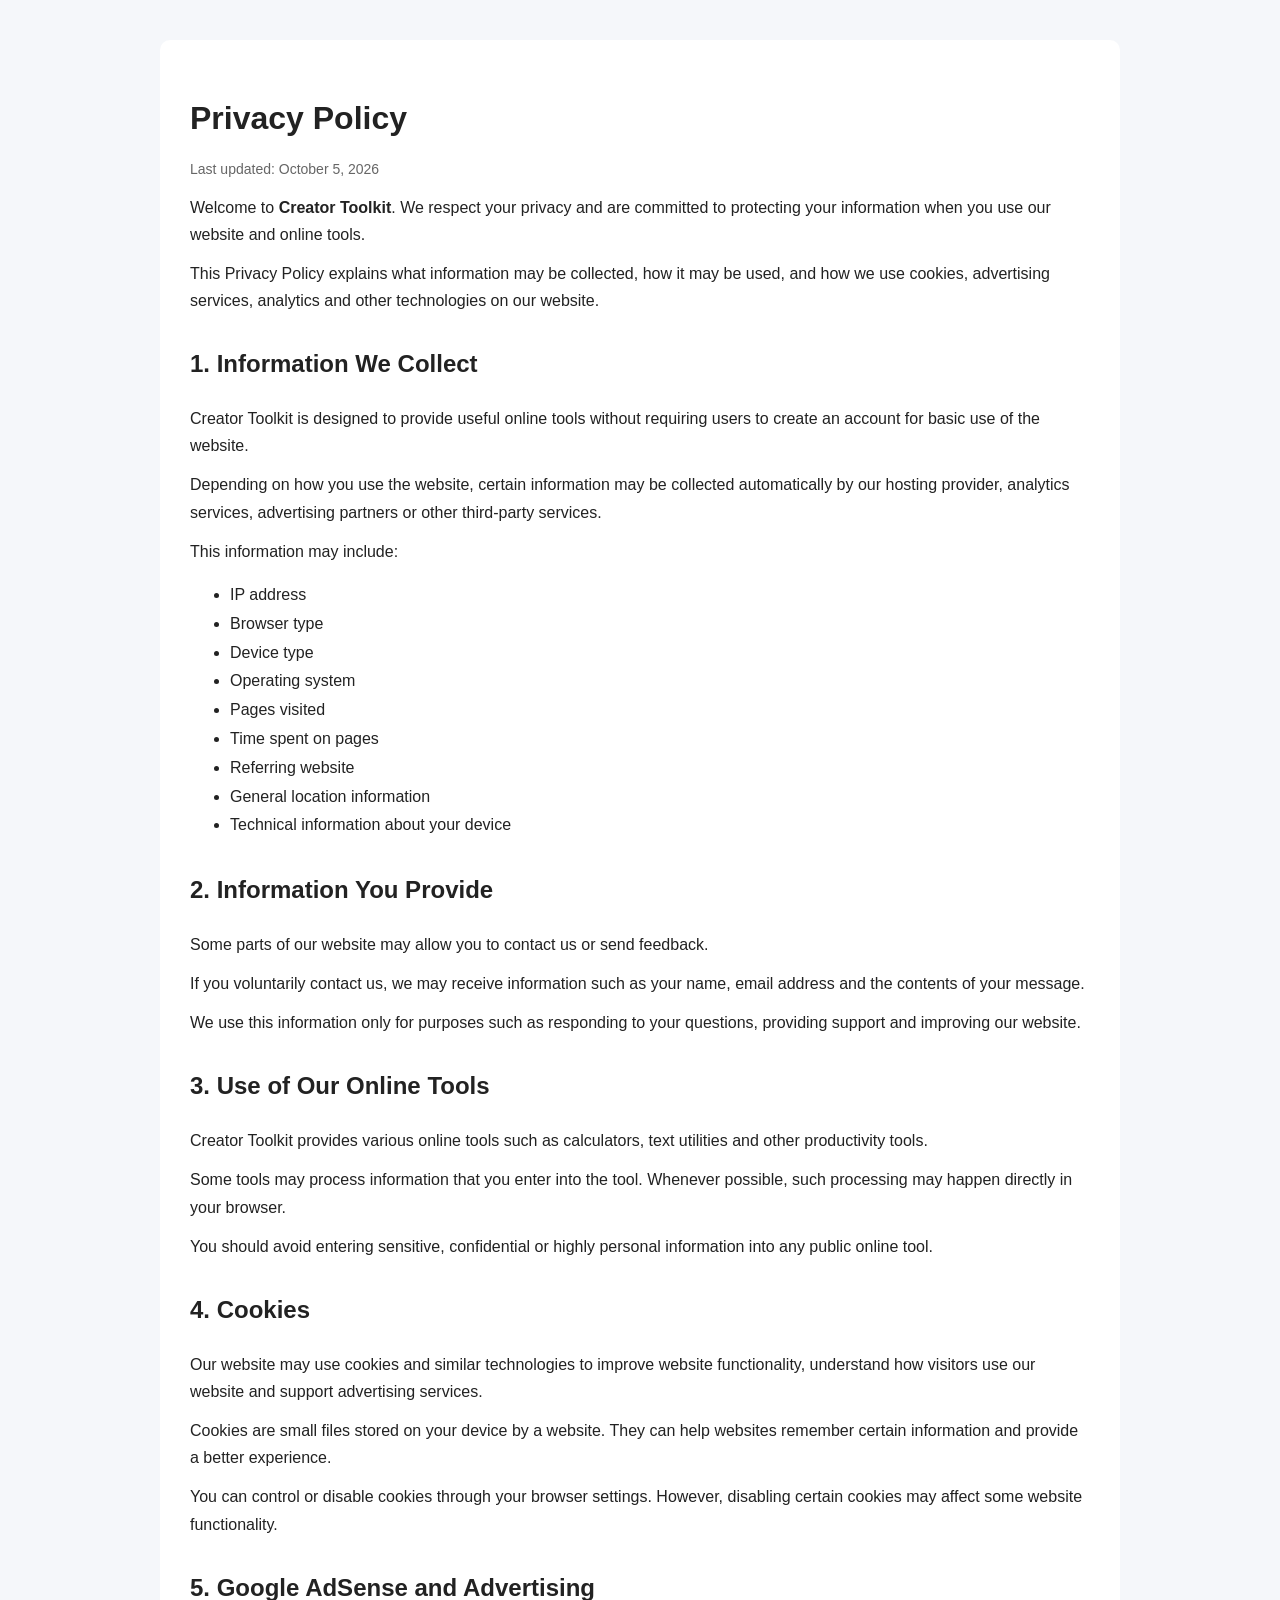
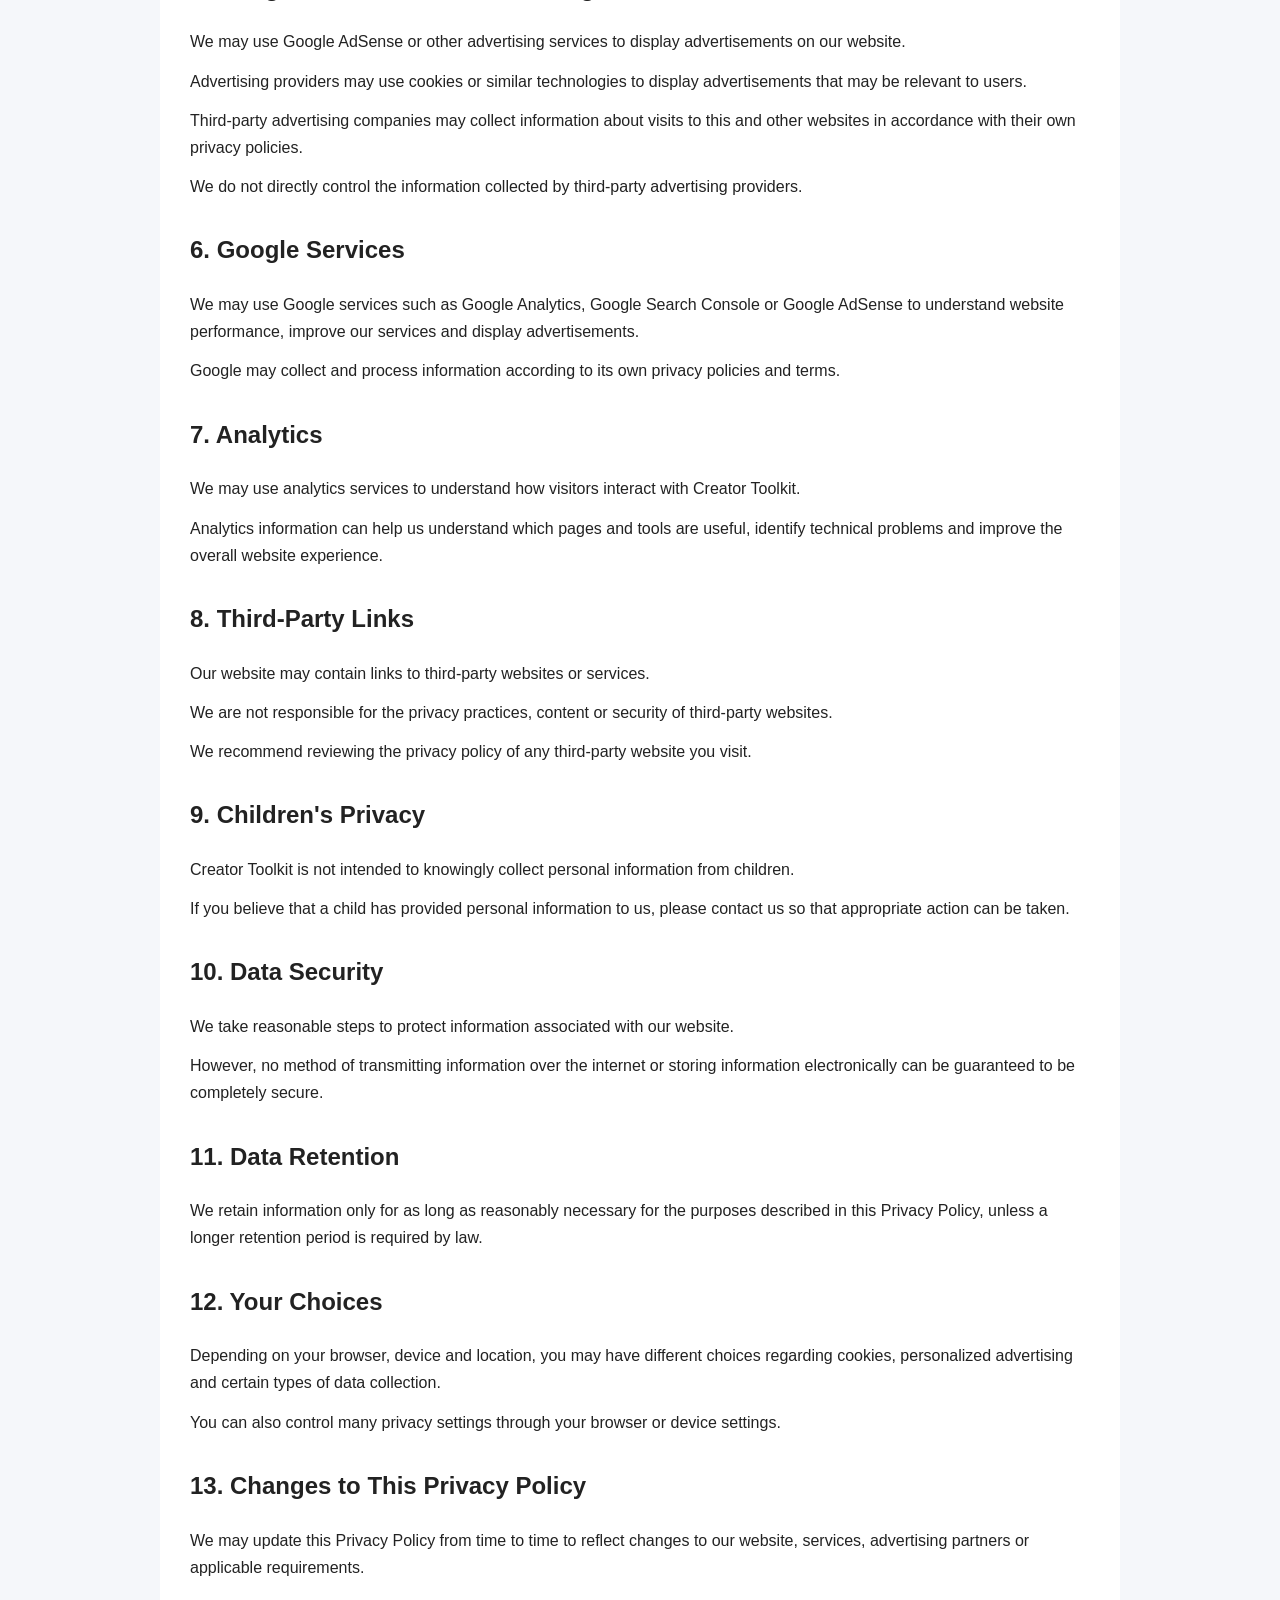
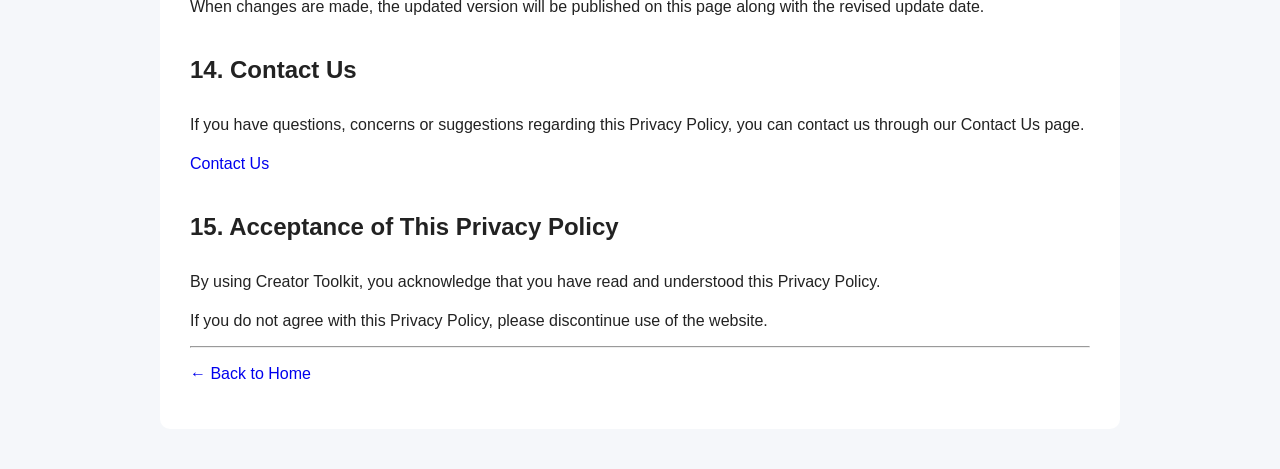
<file: privacy.html>
<!DOCTYPE html>
<html lang="en">
<head>
    <meta charset="UTF-8">
    <meta name="viewport" content="width=device-width, initial-scale=1.0">

    <title>Privacy Policy - Creator Toolkit</title>

    <meta name="description"
          content="Read the Privacy Policy of Creator Toolkit and learn how we handle information, cookies, advertising and website usage.">

    <meta name="robots" content="index, follow">

    <style>
        body {
            font-family: Arial, sans-serif;
            line-height: 1.7;
            margin: 0;
            padding: 0;
            background: #f5f7fa;
            color: #222;
        }

        .container {
            max-width: 900px;
            margin: 40px auto;
            padding: 30px;
            background: white;
            border-radius: 10px;
        }

        h1 {
            margin-bottom: 10px;
        }

        h2 {
            margin-top: 30px;
        }

        p {
            margin: 12px 0;
        }

        ul {
            line-height: 1.8;
        }

        .updated {
            color: #666;
            font-size: 14px;
        }

        a {
            text-decoration: none;
        }
    </style>
</head>

<body>

<div class="container">

    <h1>Privacy Policy</h1>

    <p class="updated">
        Last updated: October 5, 2026
    </p>

    <p>
        Welcome to <strong>Creator Toolkit</strong>.
        We respect your privacy and are committed to protecting your
        information when you use our website and online tools.
    </p>

    <p>
        This Privacy Policy explains what information may be collected,
        how it may be used, and how we use cookies, advertising services,
        analytics and other technologies on our website.
    </p>


    <h2>1. Information We Collect</h2>

    <p>
        Creator Toolkit is designed to provide useful online tools without
        requiring users to create an account for basic use of the website.
    </p>

    <p>
        Depending on how you use the website, certain information may be
        collected automatically by our hosting provider, analytics services,
        advertising partners or other third-party services.
    </p>

    <p>This information may include:</p>

    <ul>
        <li>IP address</li>
        <li>Browser type</li>
        <li>Device type</li>
        <li>Operating system</li>
        <li>Pages visited</li>
        <li>Time spent on pages</li>
        <li>Referring website</li>
        <li>General location information</li>
        <li>Technical information about your device</li>
    </ul>


    <h2>2. Information You Provide</h2>

    <p>
        Some parts of our website may allow you to contact us or send
        feedback.
    </p>

    <p>
        If you voluntarily contact us, we may receive information such as
        your name, email address and the contents of your message.
    </p>

    <p>
        We use this information only for purposes such as responding to
        your questions, providing support and improving our website.
    </p>


    <h2>3. Use of Our Online Tools</h2>

    <p>
        Creator Toolkit provides various online tools such as calculators,
        text utilities and other productivity tools.
    </p>

    <p>
        Some tools may process information that you enter into the tool.
        Whenever possible, such processing may happen directly in your
        browser.
    </p>

    <p>
        You should avoid entering sensitive, confidential or highly
        personal information into any public online tool.
    </p>


    <h2>4. Cookies</h2>

    <p>
        Our website may use cookies and similar technologies to improve
        website functionality, understand how visitors use our website
        and support advertising services.
    </p>

    <p>
        Cookies are small files stored on your device by a website.
        They can help websites remember certain information and provide
        a better experience.
    </p>

    <p>
        You can control or disable cookies through your browser settings.
        However, disabling certain cookies may affect some website
        functionality.
    </p>


    <h2>5. Google AdSense and Advertising</h2>

    <p>
        We may use Google AdSense or other advertising services to display
        advertisements on our website.
    </p>

    <p>
        Advertising providers may use cookies or similar technologies to
        display advertisements that may be relevant to users.
    </p>

    <p>
        Third-party advertising companies may collect information about
        visits to this and other websites in accordance with their own
        privacy policies.
    </p>

    <p>
        We do not directly control the information collected by third-party
        advertising providers.
    </p>


    <h2>6. Google Services</h2>

    <p>
        We may use Google services such as Google Analytics, Google
        Search Console or Google AdSense to understand website performance,
        improve our services and display advertisements.
    </p>

    <p>
        Google may collect and process information according to its own
        privacy policies and terms.
    </p>


    <h2>7. Analytics</h2>

    <p>
        We may use analytics services to understand how visitors interact
        with Creator Toolkit.
    </p>

    <p>
        Analytics information can help us understand which pages and tools
        are useful, identify technical problems and improve the overall
        website experience.
    </p>


    <h2>8. Third-Party Links</h2>

    <p>
        Our website may contain links to third-party websites or services.
    </p>

    <p>
        We are not responsible for the privacy practices, content or
        security of third-party websites.
    </p>

    <p>
        We recommend reviewing the privacy policy of any third-party
        website you visit.
    </p>


    <h2>9. Children's Privacy</h2>

    <p>
        Creator Toolkit is not intended to knowingly collect personal
        information from children.
    </p>

    <p>
        If you believe that a child has provided personal information to
        us, please contact us so that appropriate action can be taken.
    </p>


    <h2>10. Data Security</h2>

    <p>
        We take reasonable steps to protect information associated with
        our website.
    </p>

    <p>
        However, no method of transmitting information over the internet
        or storing information electronically can be guaranteed to be
        completely secure.
    </p>


    <h2>11. Data Retention</h2>

    <p>
        We retain information only for as long as reasonably necessary for
        the purposes described in this Privacy Policy, unless a longer
        retention period is required by law.
    </p>


    <h2>12. Your Choices</h2>

    <p>
        Depending on your browser, device and location, you may have
        different choices regarding cookies, personalized advertising
        and certain types of data collection.
    </p>

    <p>
        You can also control many privacy settings through your browser
        or device settings.
    </p>


    <h2>13. Changes to This Privacy Policy</h2>

    <p>
        We may update this Privacy Policy from time to time to reflect
        changes to our website, services, advertising partners or
        applicable requirements.
    </p>

    <p>
        When changes are made, the updated version will be published on
        this page along with the revised update date.
    </p>


    <h2>14. Contact Us</h2>

    <p>
        If you have questions, concerns or suggestions regarding this
        Privacy Policy, you can contact us through our Contact Us page.
    </p>

    <p>
        <a href="contact.html">Contact Us</a>
    </p>


    <h2>15. Acceptance of This Privacy Policy</h2>

    <p>
        By using Creator Toolkit, you acknowledge that you have read and
        understood this Privacy Policy.
    </p>

    <p>
        If you do not agree with this Privacy Policy, please discontinue
        use of the website.
    </p>


    <hr>

    <p>
        <a href="index.html">← Back to Home</a>
    </p>

</div>

</body>
</html>
</file>
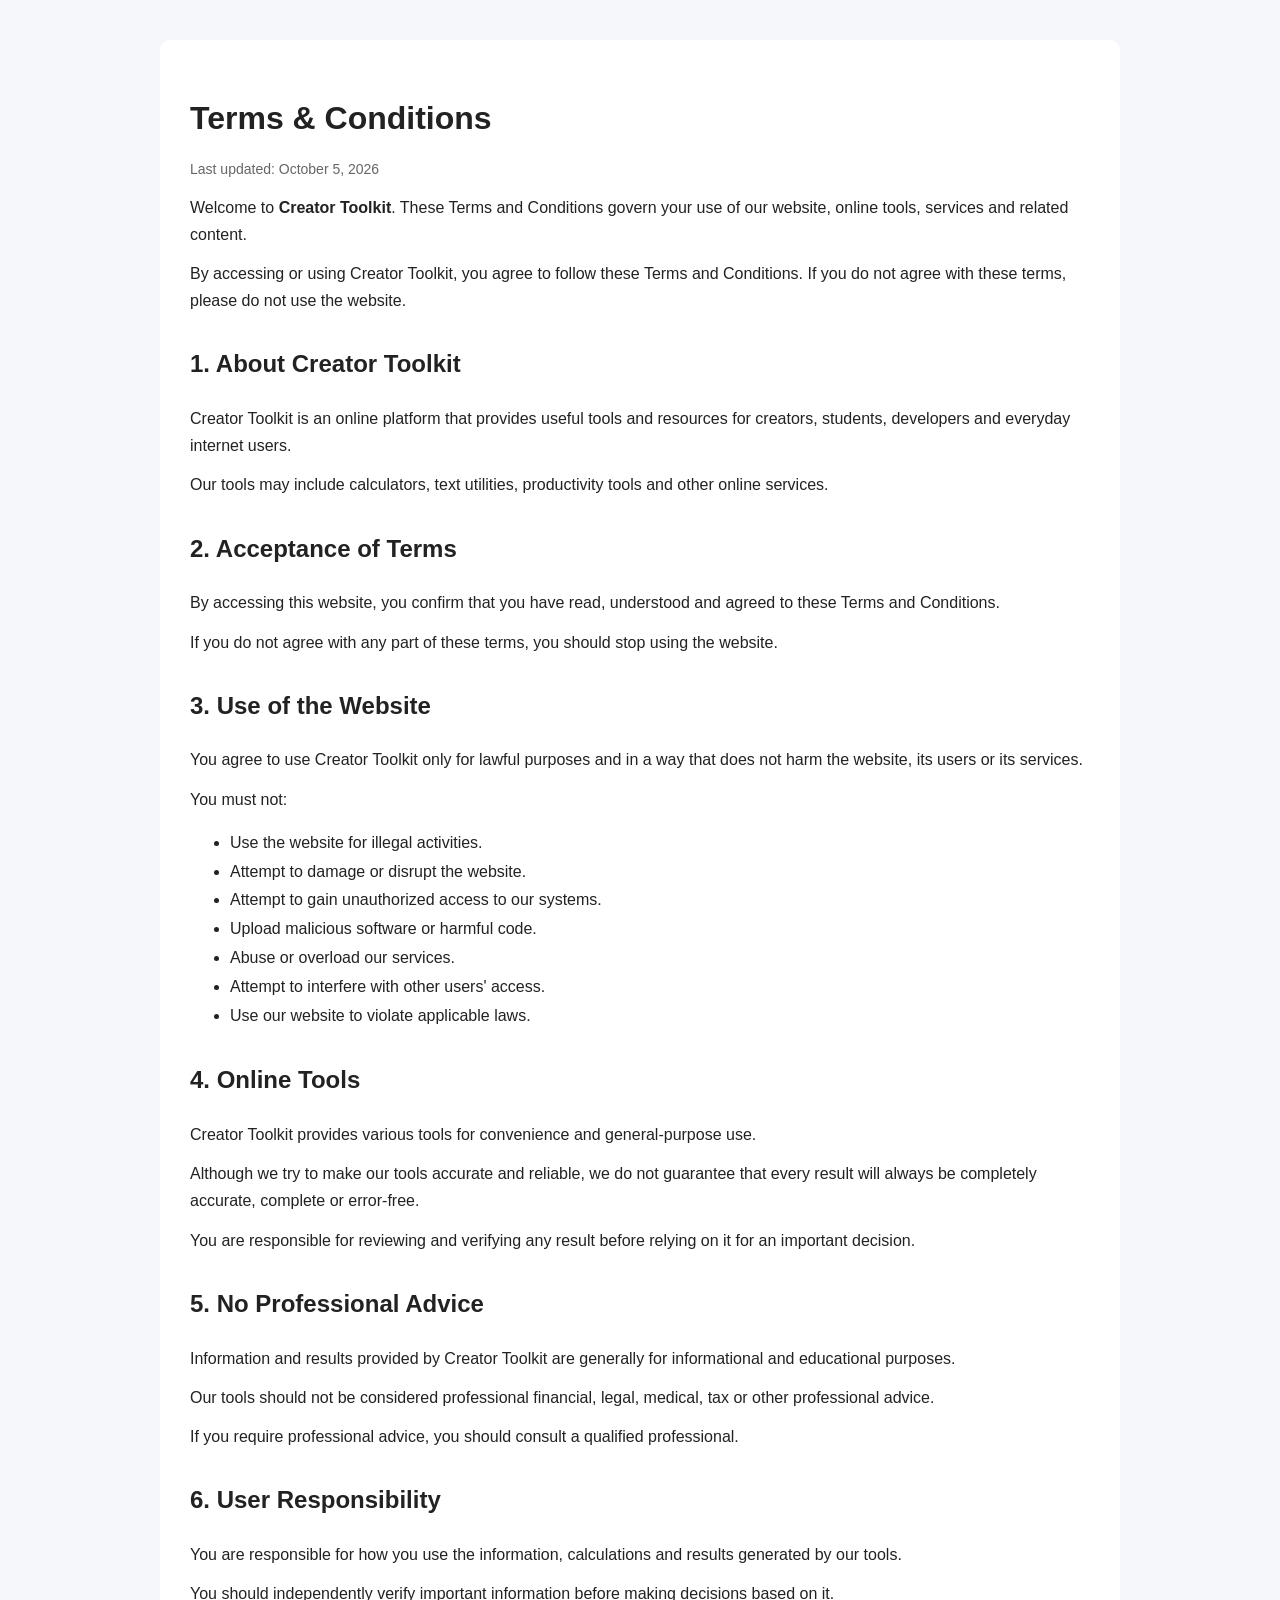
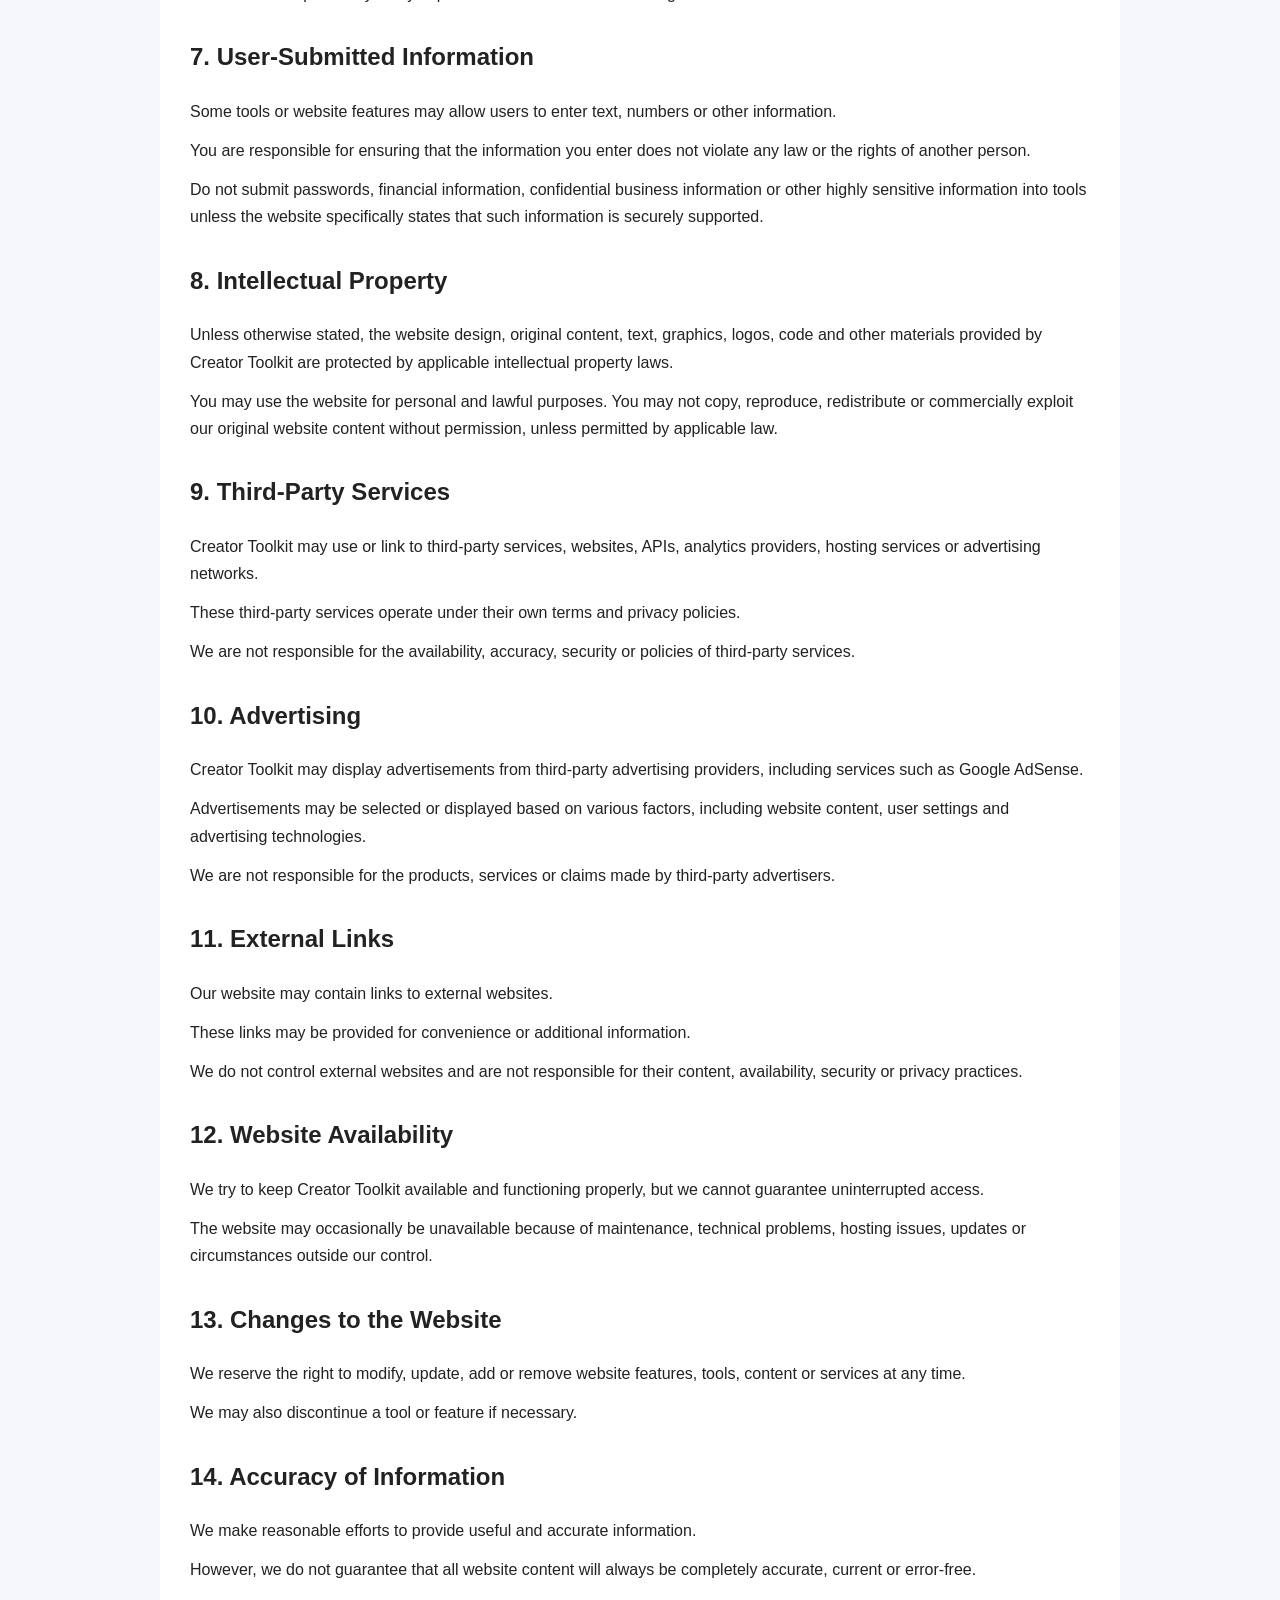
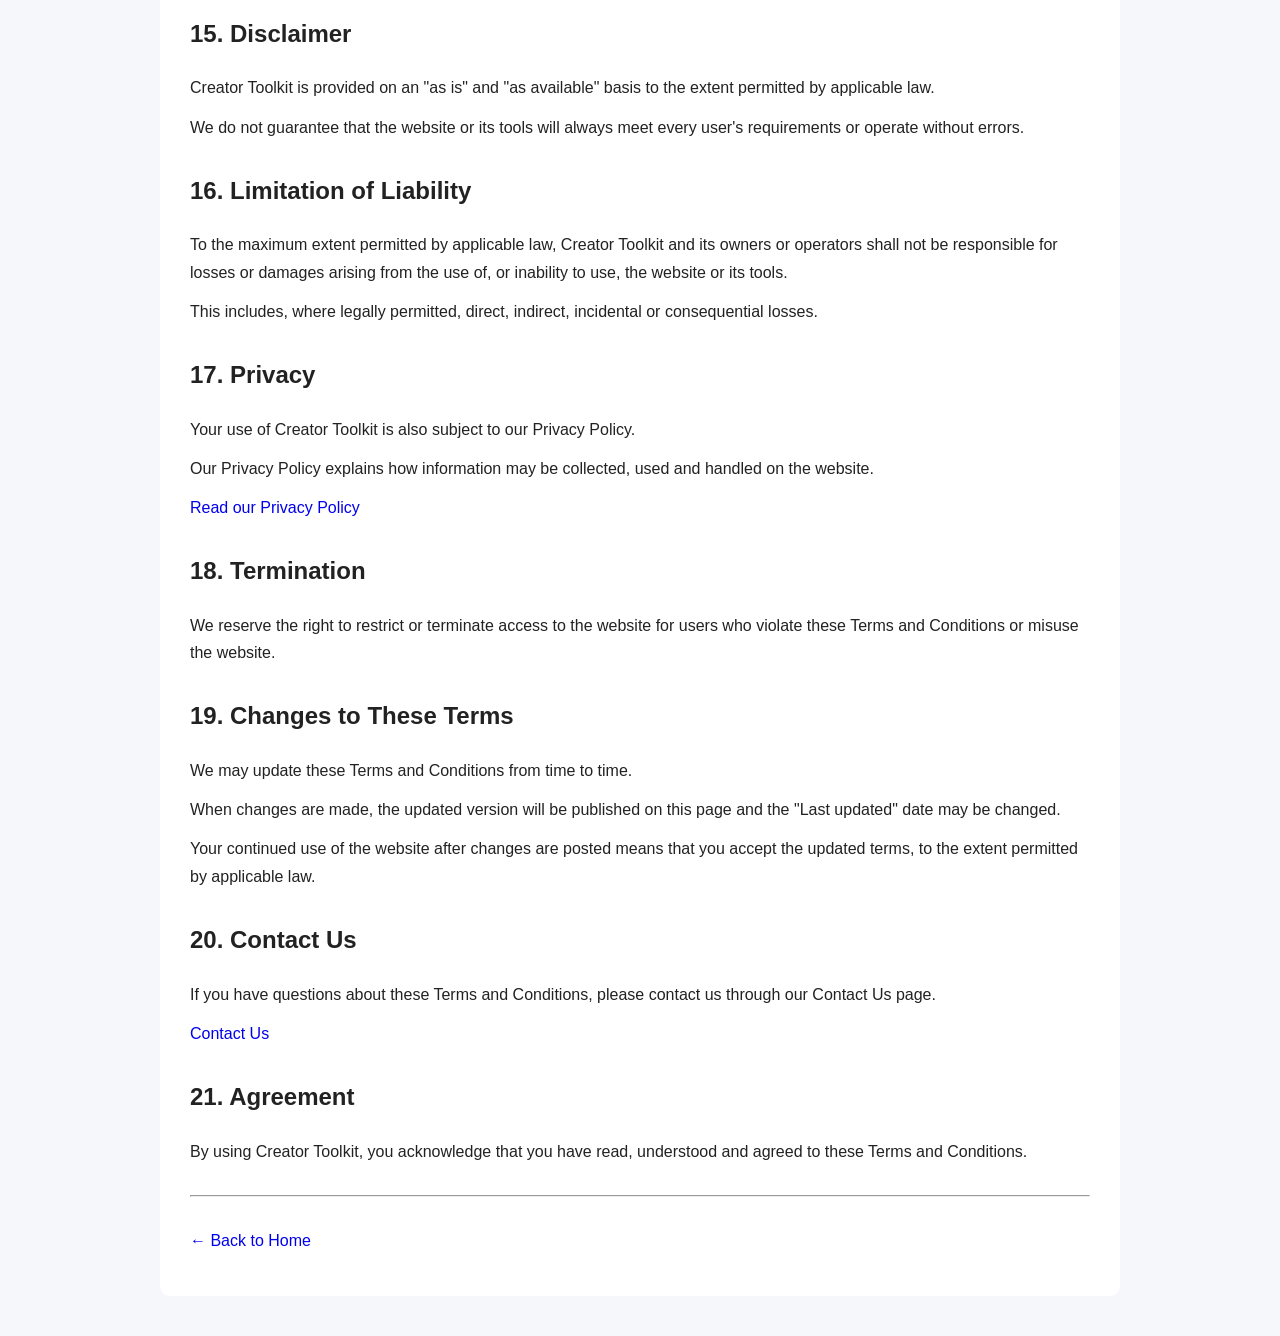
<file: terms.html>
<!DOCTYPE html>
<html lang="en">
<head>
    <meta charset="UTF-8">
    <meta name="viewport" content="width=device-width, initial-scale=1.0">

    <title>Terms & Conditions - Creator Toolkit</title>

    <meta name="description"
          content="Read the Terms and Conditions for using Creator Toolkit and its online tools.">

    <meta name="robots" content="index, follow">

    <style>
        body {
            font-family: Arial, sans-serif;
            line-height: 1.7;
            margin: 0;
            padding: 0;
            background: #f5f7fa;
            color: #222;
        }

        .container {
            max-width: 900px;
            margin: 40px auto;
            padding: 30px;
            background: #ffffff;
            border-radius: 10px;
        }

        h1 {
            margin-bottom: 10px;
        }

        h2 {
            margin-top: 30px;
        }

        p {
            margin: 12px 0;
        }

        ul {
            line-height: 1.8;
        }

        .updated {
            color: #666;
            font-size: 14px;
        }

        a {
            text-decoration: none;
        }

        hr {
            margin: 30px 0;
        }
    </style>
</head>

<body>

<div class="container">

    <h1>Terms & Conditions</h1>

    <p class="updated">
        Last updated: October 5, 2026
    </p>

    <p>
        Welcome to <strong>Creator Toolkit</strong>.
        These Terms and Conditions govern your use of our website,
        online tools, services and related content.
    </p>

    <p>
        By accessing or using Creator Toolkit, you agree to follow
        these Terms and Conditions. If you do not agree with these
        terms, please do not use the website.
    </p>


    <h2>1. About Creator Toolkit</h2>

    <p>
        Creator Toolkit is an online platform that provides useful
        tools and resources for creators, students, developers and
        everyday internet users.
    </p>

    <p>
        Our tools may include calculators, text utilities,
        productivity tools and other online services.
    </p>


    <h2>2. Acceptance of Terms</h2>

    <p>
        By accessing this website, you confirm that you have read,
        understood and agreed to these Terms and Conditions.
    </p>

    <p>
        If you do not agree with any part of these terms, you should
        stop using the website.
    </p>


    <h2>3. Use of the Website</h2>

    <p>
        You agree to use Creator Toolkit only for lawful purposes
        and in a way that does not harm the website, its users or
        its services.
    </p>

    <p>You must not:</p>

    <ul>
        <li>Use the website for illegal activities.</li>
        <li>Attempt to damage or disrupt the website.</li>
        <li>Attempt to gain unauthorized access to our systems.</li>
        <li>Upload malicious software or harmful code.</li>
        <li>Abuse or overload our services.</li>
        <li>Attempt to interfere with other users' access.</li>
        <li>Use our website to violate applicable laws.</li>
    </ul>


    <h2>4. Online Tools</h2>

    <p>
        Creator Toolkit provides various tools for convenience and
        general-purpose use.
    </p>

    <p>
        Although we try to make our tools accurate and reliable,
        we do not guarantee that every result will always be
        completely accurate, complete or error-free.
    </p>

    <p>
        You are responsible for reviewing and verifying any result
        before relying on it for an important decision.
    </p>


    <h2>5. No Professional Advice</h2>

    <p>
        Information and results provided by Creator Toolkit are
        generally for informational and educational purposes.
    </p>

    <p>
        Our tools should not be considered professional financial,
        legal, medical, tax or other professional advice.
    </p>

    <p>
        If you require professional advice, you should consult a
        qualified professional.
    </p>


    <h2>6. User Responsibility</h2>

    <p>
        You are responsible for how you use the information,
        calculations and results generated by our tools.
    </p>

    <p>
        You should independently verify important information
        before making decisions based on it.
    </p>


    <h2>7. User-Submitted Information</h2>

    <p>
        Some tools or website features may allow users to enter
        text, numbers or other information.
    </p>

    <p>
        You are responsible for ensuring that the information you
        enter does not violate any law or the rights of another
        person.
    </p>

    <p>
        Do not submit passwords, financial information, confidential
        business information or other highly sensitive information
        into tools unless the website specifically states that such
        information is securely supported.
    </p>


    <h2>8. Intellectual Property</h2>

    <p>
        Unless otherwise stated, the website design, original
        content, text, graphics, logos, code and other materials
        provided by Creator Toolkit are protected by applicable
        intellectual property laws.
    </p>

    <p>
        You may use the website for personal and lawful purposes.
        You may not copy, reproduce, redistribute or commercially
        exploit our original website content without permission,
        unless permitted by applicable law.
    </p>


    <h2>9. Third-Party Services</h2>

    <p>
        Creator Toolkit may use or link to third-party services,
        websites, APIs, analytics providers, hosting services or
        advertising networks.
    </p>

    <p>
        These third-party services operate under their own terms
        and privacy policies.
    </p>

    <p>
        We are not responsible for the availability, accuracy,
        security or policies of third-party services.
    </p>


    <h2>10. Advertising</h2>

    <p>
        Creator Toolkit may display advertisements from third-party
        advertising providers, including services such as Google
        AdSense.
    </p>

    <p>
        Advertisements may be selected or displayed based on various
        factors, including website content, user settings and
        advertising technologies.
    </p>

    <p>
        We are not responsible for the products, services or claims
        made by third-party advertisers.
    </p>


    <h2>11. External Links</h2>

    <p>
        Our website may contain links to external websites.
    </p>

    <p>
        These links may be provided for convenience or additional
        information.
    </p>

    <p>
        We do not control external websites and are not responsible
        for their content, availability, security or privacy
        practices.
    </p>


    <h2>12. Website Availability</h2>

    <p>
        We try to keep Creator Toolkit available and functioning
        properly, but we cannot guarantee uninterrupted access.
    </p>

    <p>
        The website may occasionally be unavailable because of
        maintenance, technical problems, hosting issues, updates
        or circumstances outside our control.
    </p>


    <h2>13. Changes to the Website</h2>

    <p>
        We reserve the right to modify, update, add or remove
        website features, tools, content or services at any time.
    </p>

    <p>
        We may also discontinue a tool or feature if necessary.
    </p>


    <h2>14. Accuracy of Information</h2>

    <p>
        We make reasonable efforts to provide useful and accurate
        information.
    </p>

    <p>
        However, we do not guarantee that all website content will
        always be completely accurate, current or error-free.
    </p>


    <h2>15. Disclaimer</h2>

    <p>
        Creator Toolkit is provided on an "as is" and "as available"
        basis to the extent permitted by applicable law.
    </p>

    <p>
        We do not guarantee that the website or its tools will
        always meet every user's requirements or operate without
        errors.
    </p>


    <h2>16. Limitation of Liability</h2>

    <p>
        To the maximum extent permitted by applicable law, Creator
        Toolkit and its owners or operators shall not be responsible
        for losses or damages arising from the use of, or inability
        to use, the website or its tools.
    </p>

    <p>
        This includes, where legally permitted, direct, indirect,
        incidental or consequential losses.
    </p>


    <h2>17. Privacy</h2>

    <p>
        Your use of Creator Toolkit is also subject to our Privacy
        Policy.
    </p>

    <p>
        Our Privacy Policy explains how information may be collected,
        used and handled on the website.
    </p>

    <p>
        <a href="privacy.html">Read our Privacy Policy</a>
    </p>


    <h2>18. Termination</h2>

    <p>
        We reserve the right to restrict or terminate access to the
        website for users who violate these Terms and Conditions or
        misuse the website.
    </p>


    <h2>19. Changes to These Terms</h2>

    <p>
        We may update these Terms and Conditions from time to time.
    </p>

    <p>
        When changes are made, the updated version will be published
        on this page and the "Last updated" date may be changed.
    </p>

    <p>
        Your continued use of the website after changes are posted
        means that you accept the updated terms, to the extent
        permitted by applicable law.
    </p>


    <h2>20. Contact Us</h2>

    <p>
        If you have questions about these Terms and Conditions,
        please contact us through our Contact Us page.
    </p>

    <p>
        <a href="contact.html">Contact Us</a>
    </p>


    <h2>21. Agreement</h2>

    <p>
        By using Creator Toolkit, you acknowledge that you have read,
        understood and agreed to these Terms and Conditions.
    </p>

    <hr>

    <p>
        <a href="index.html">← Back to Home</a>
    </p>

</div>

</body>
</html>
</file>
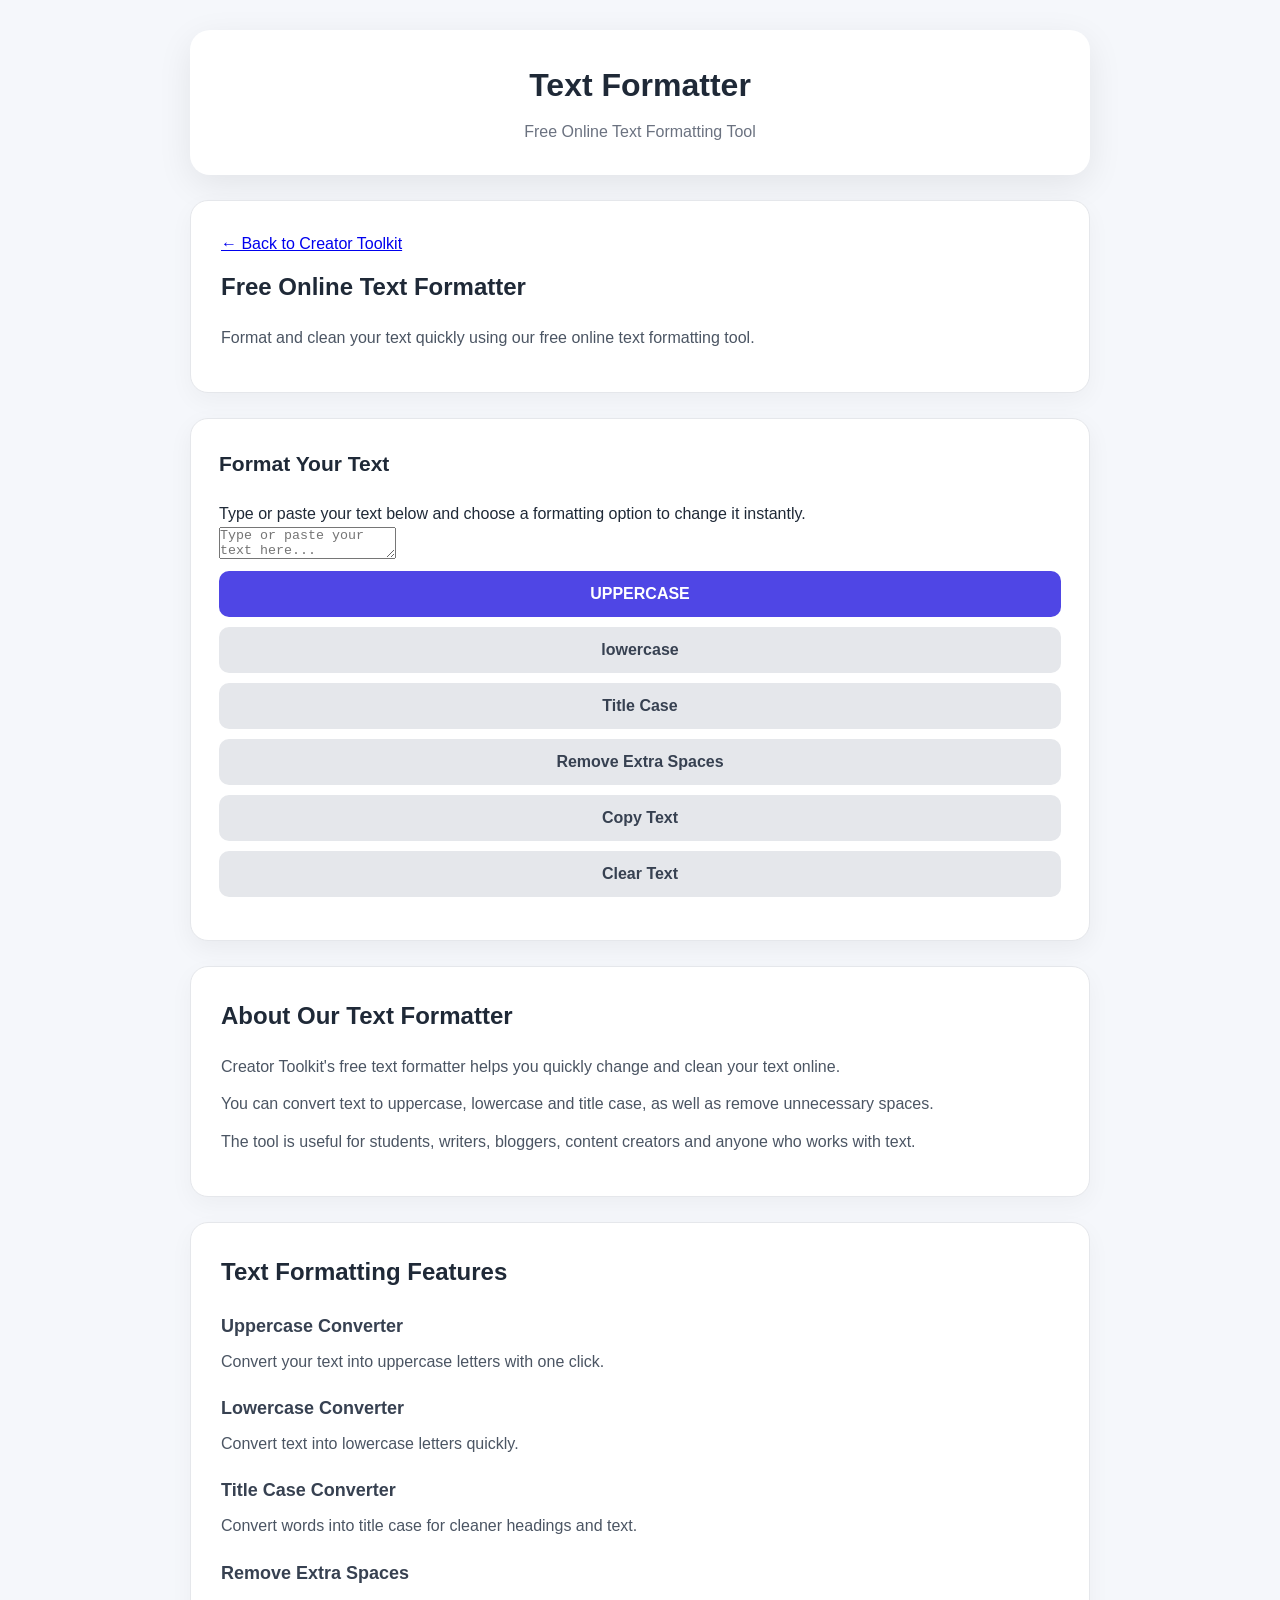
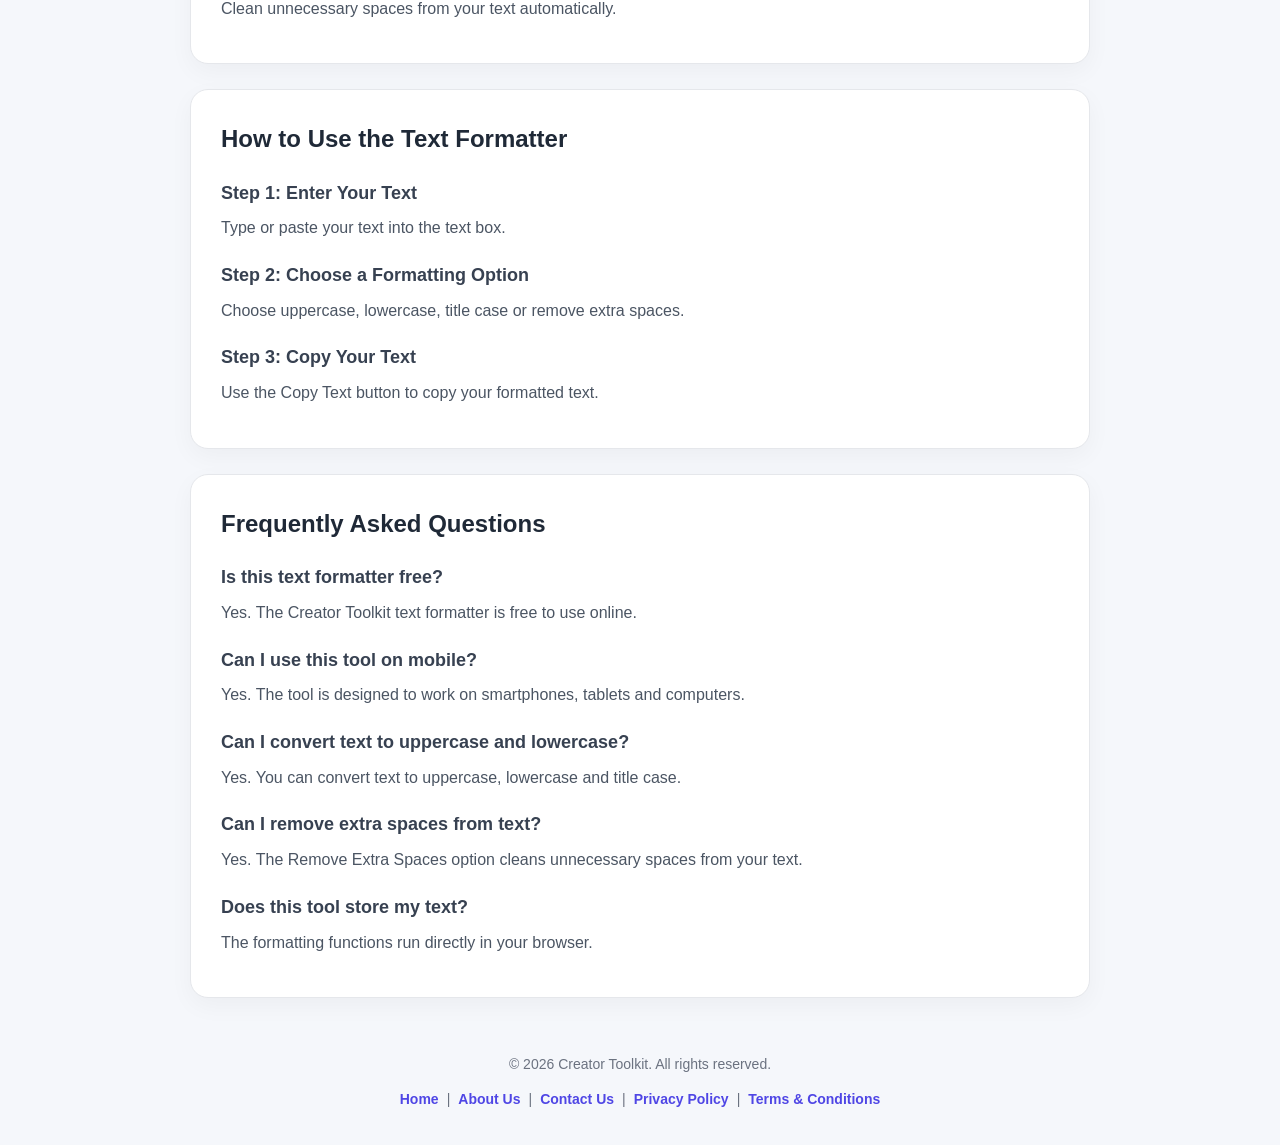
<file: text-formatter.html>
<!DOCTYPE html>
<html lang="en">

<head>

    <meta charset="UTF-8">

    <meta
        name="viewport"
        content="width=device-width, initial-scale=1.0"
    >

    <title>
        Text Formatter - Free Online Text Formatting Tool | Creator Toolkit
    </title>

    <meta
        name="description"
        content="Free online text formatter to convert text to uppercase, lowercase, title case and remove extra spaces. Format and clean text quickly on any device."
    >

    <meta
        name="keywords"
        content="text formatter, online text formatter, free text formatter, uppercase converter, lowercase converter, title case converter, remove extra spaces"
    >

    <meta
        name="author"
        content="Creator Toolkit"
    >

    <meta
        name="robots"
        content="index, follow"
    >

    <!-- Canonical URL -->

    <link
        rel="canonical"
        href="https://rabbani4321.github.io/persentage-calculator/text-formatter.html"
    >


    <!-- Open Graph -->

    <meta
        property="og:title"
        content="Text Formatter - Free Online Text Formatting Tool"
    >

    <meta
        property="og:description"
        content="Convert text to uppercase, lowercase, title case and remove extra spaces with this free online text formatter."
    >

    <meta
        property="og:url"
        content="https://rabbani4321.github.io/persentage-calculator/text-formatter.html"
    >

    <meta
        property="og:type"
        content="website"
    >

    <meta
        property="og:site_name"
        content="Creator Toolkit"
    >


    <!-- CSS -->

    <link
        rel="stylesheet"
        href="style.css"
    >


    <!-- WebApplication Structured Data -->

    <script type="application/ld+json">
    {
        "@context": "https://schema.org",
        "@type": "WebApplication",
        "name": "Text Formatter",
        "url": "https://rabbani4321.github.io/persentage-calculator/text-formatter.html",
        "description": "Free online text formatter for converting text to uppercase, lowercase, title case and removing extra spaces.",
        "applicationCategory": "UtilitiesApplication",
        "operatingSystem": "All",
        "offers": {
            "@type": "Offer",
            "price": "0",
            "priceCurrency": "USD"
        }
    }
    </script>


    <!-- FAQ Structured Data -->

    <script type="application/ld+json">
    {
        "@context": "https://schema.org",
        "@type": "FAQPage",
        "mainEntity": [
            {
                "@type": "Question",
                "name": "Is this text formatter free?",
                "acceptedAnswer": {
                    "@type": "Answer",
                    "text": "Yes. The Creator Toolkit text formatter is free to use online."
                }
            },
            {
                "@type": "Question",
                "name": "Can I use the text formatter on mobile?",
                "acceptedAnswer": {
                    "@type": "Answer",
                    "text": "Yes. The text formatter is designed to work on smartphones, tablets and computers."
                }
            },
            {
                "@type": "Question",
                "name": "Can I convert text to uppercase and lowercase?",
                "acceptedAnswer": {
                    "@type": "Answer",
                    "text": "Yes. You can convert text to uppercase, lowercase and title case."
                }
            },
            {
                "@type": "Question",
                "name": "Can I remove extra spaces from text?",
                "acceptedAnswer": {
                    "@type": "Answer",
                    "text": "Yes. The Remove Extra Spaces option cleans unnecessary spaces from your text."
                }
            }
        ]
    }
    </script>

</head>


<body>


    <!-- Header -->

    <header>

        <h1>
            Text Formatter
        </h1>

        <p>
            Free Online Text Formatting Tool
        </p>

    </header>


    <main class="formatter-container">


        <!-- Back to Homepage -->

        <section class="info-section">

            <p>

                <a href="index.html">
                    ← Back to Creator Toolkit
                </a>

            </p>

            <h2>
                Free Online Text Formatter
            </h2>

            <p>
                Format and clean your text quickly using our free
                online text formatting tool.
            </p>

        </section>


        <!-- Text Formatter -->

        <section class="calculator-section">

            <h2>
                Format Your Text
            </h2>

            <p>
                Type or paste your text below and choose a formatting
                option to change it instantly.
            </p>


            <textarea
                id="textInput"
                class="formatter-textarea"
                placeholder="Type or paste your text here..."
                aria-label="Enter text to format"
            ></textarea>


            <!-- Buttons -->

            <div class="button-grid">

                <button
                    type="button"
                    onclick="convertUppercase()"
                >
                    UPPERCASE
                </button>


                <button
                    type="button"
                    onclick="convertLowercase()"
                >
                    lowercase
                </button>


                <button
                    type="button"
                    onclick="convertTitleCase()"
                >
                    Title Case
                </button>


                <button
                    type="button"
                    onclick="removeExtraSpaces()"
                >
                    Remove Extra Spaces
                </button>


                <button
                    type="button"
                    onclick="copyText()"
                >
                    Copy Text
                </button>


                <button
                    type="button"
                    onclick="clearText()"
                    class="clear-button"
                >
                    Clear Text
                </button>

            </div>


            <p
                id="message"
                style="
                    text-align:center;
                    margin-top:15px;
                    font-weight:bold;
                "
                aria-live="polite"
            ></p>

        </section>


        <!-- About -->

        <section class="info-section">

            <h2>
                About Our Text Formatter
            </h2>

            <p>
                Creator Toolkit's free text formatter helps you
                quickly change and clean your text online.
            </p>

            <p>
                You can convert text to uppercase, lowercase and
                title case, as well as remove unnecessary spaces.
            </p>

            <p>
                The tool is useful for students, writers, bloggers,
                content creators and anyone who works with text.
            </p>

        </section>


        <!-- Features -->

        <section class="info-section">

            <h2>
                Text Formatting Features
            </h2>

            <h3>
                Uppercase Converter
            </h3>

            <p>
                Convert your text into uppercase letters with one click.
            </p>

            <h3>
                Lowercase Converter
            </h3>

            <p>
                Convert text into lowercase letters quickly.
            </p>

            <h3>
                Title Case Converter
            </h3>

            <p>
                Convert words into title case for cleaner headings
                and text.
            </p>

            <h3>
                Remove Extra Spaces
            </h3>

            <p>
                Clean unnecessary spaces from your text automatically.
            </p>

        </section>


        <!-- How To Use -->

        <section class="info-section">

            <h2>
                How to Use the Text Formatter
            </h2>


            <h3>
                Step 1: Enter Your Text
            </h3>

            <p>
                Type or paste your text into the text box.
            </p>


            <h3>
                Step 2: Choose a Formatting Option
            </h3>

            <p>
                Choose uppercase, lowercase, title case or remove
                extra spaces.
            </p>


            <h3>
                Step 3: Copy Your Text
            </h3>

            <p>
                Use the Copy Text button to copy your formatted
                text.
            </p>

        </section>


        <!-- FAQ -->

        <section class="faq-section">

            <h2>
                Frequently Asked Questions
            </h2>


            <h3>
                Is this text formatter free?
            </h3>

            <p>
                Yes. The Creator Toolkit text formatter is free
                to use online.
            </p>


            <h3>
                Can I use this tool on mobile?
            </h3>

            <p>
                Yes. The tool is designed to work on smartphones,
                tablets and computers.
            </p>


            <h3>
                Can I convert text to uppercase and lowercase?
            </h3>

            <p>
                Yes. You can convert text to uppercase, lowercase
                and title case.
            </p>


            <h3>
                Can I remove extra spaces from text?
            </h3>

            <p>
                Yes. The Remove Extra Spaces option cleans
                unnecessary spaces from your text.
            </p>


            <h3>
                Does this tool store my text?
            </h3>

            <p>
                The formatting functions run directly in your
                browser.
            </p>

        </section>


    </main>


    <!-- Footer -->

    <footer>

        <p>
            © 2026 Creator Toolkit. All rights reserved.
        </p>


        <nav aria-label="Footer Navigation">

            <a href="index.html">
                Home
            </a>

            <span>|</span>

            <a href="about.html">
                About Us
            </a>

            <span>|</span>

            <a href="contact.html">
                Contact Us
            </a>

            <span>|</span>

            <a href="privacy.html">
                Privacy Policy
            </a>

            <span>|</span>

            <a href="terms.html">
                Terms &amp; Conditions
            </a>

        </nav>

    </footer>


    <!-- JavaScript -->

    <script>

        const textInput =
            document.getElementById("textInput");


        const message =
            document.getElementById("message");


        function showMessage(text) {

            message.textContent = text;

            setTimeout(function () {

                message.textContent = "";

            }, 2000);

        }


        /* UPPERCASE */

        function convertUppercase() {

            textInput.value =
                textInput.value.toUpperCase();

            showMessage(
                "Text converted to uppercase."
            );

        }


        /* lowercase */

        function convertLowercase() {

            textInput.value =
                textInput.value.toLowerCase();

            showMessage(
                "Text converted to lowercase."
            );

        }


        /* Title Case */

        function convertTitleCase() {

            const text =
                textInput.value.toLowerCase();

            textInput.value =
                text.replace(
                    /\b\w/g,
                    function (character) {

                        return character.toUpperCase();

                    }
                );

            showMessage(
                "Text converted to title case."
            );

        }


        /* Remove Extra Spaces */

        function removeExtraSpaces() {

            textInput.value =
                textInput.value
                    .replace(/\s+/g, " ")
                    .trim();

            showMessage(
                "Extra spaces removed."
            );

        }


        /* Copy Text */

        function copyText() {

            if (textInput.value.trim() === "") {

                showMessage(
                    "Please enter some text first."
                );

                return;

            }


            navigator.clipboard.writeText(
                textInput.value
            );


            showMessage(
                "Text copied successfully."
            );

        }


        /* Clear Text */

        function clearText() {

            textInput.value = "";

            showMessage(
                "Text cleared."
            );

        }

    </script>


</body>

</html>
</file>
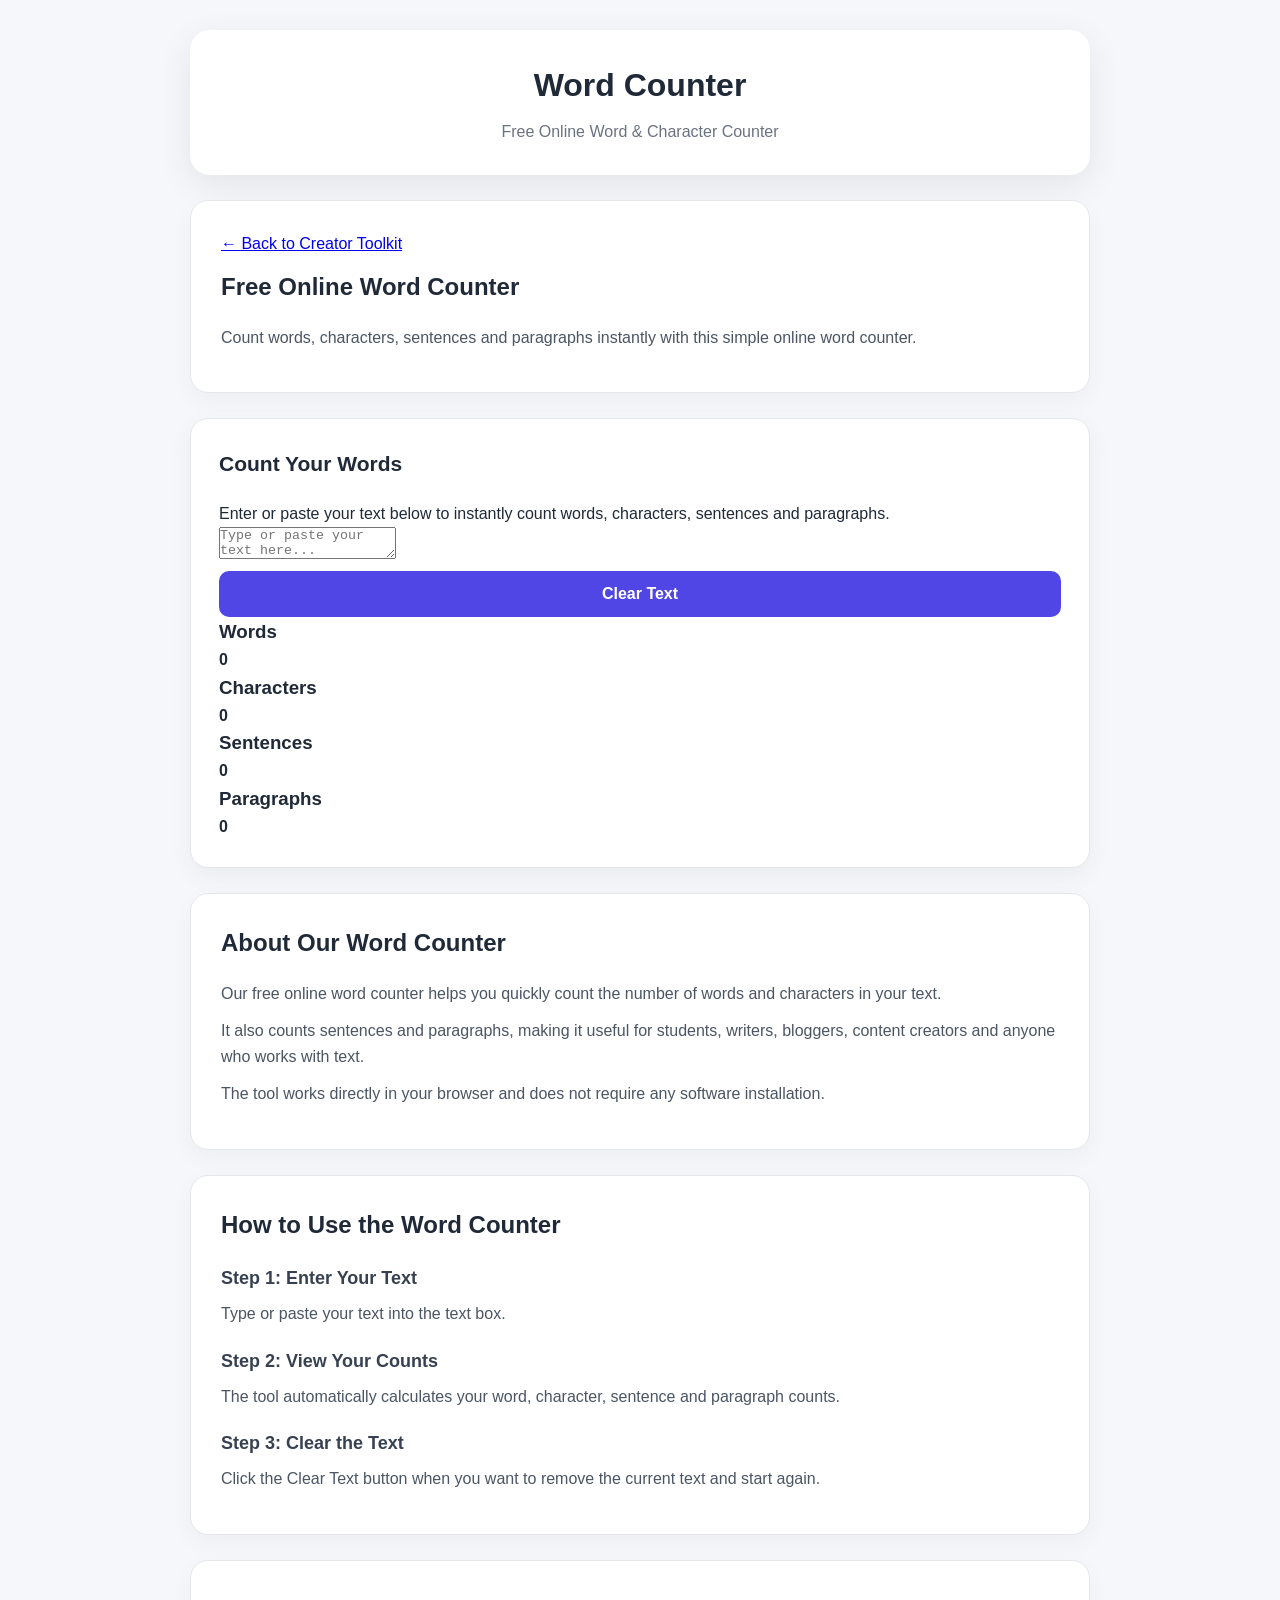
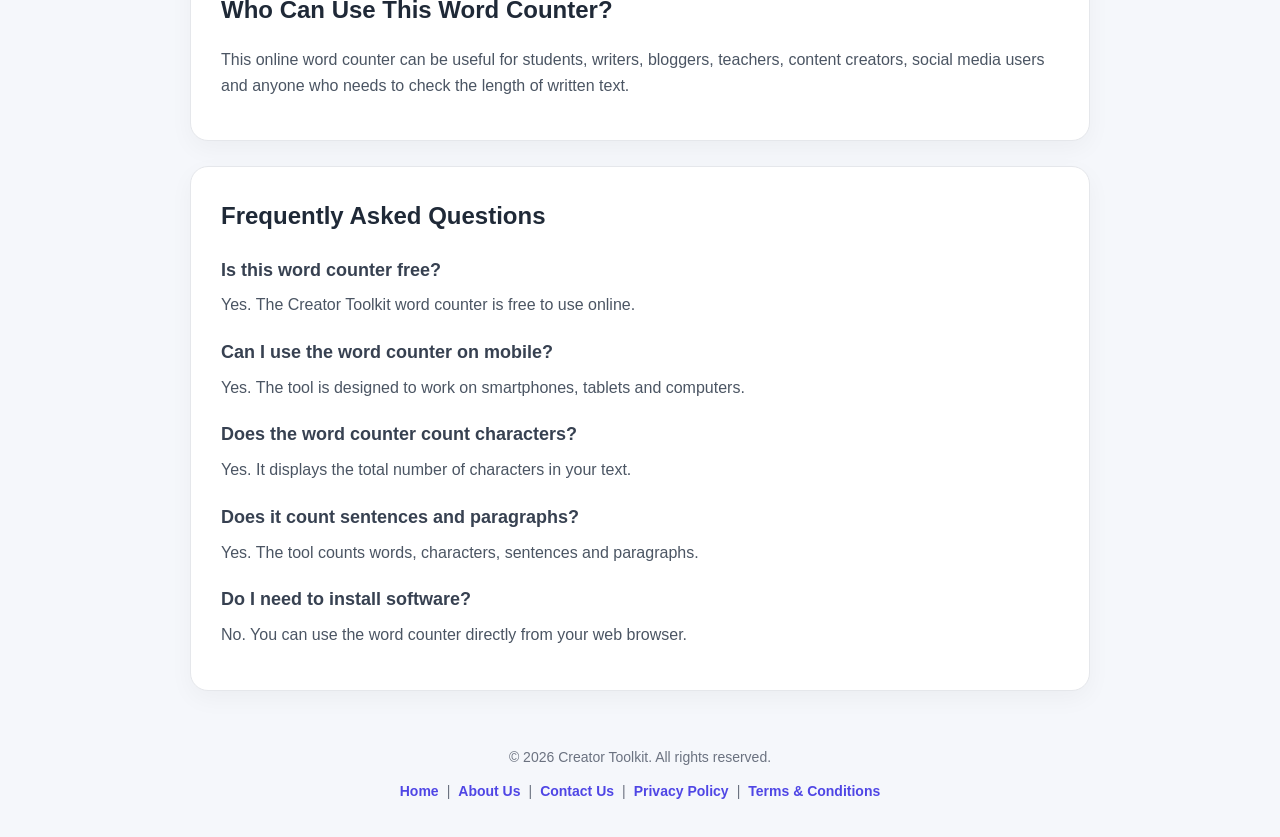
<file: word-counter.html>
<!DOCTYPE html>
<html lang="en">

<head>

    <meta charset="UTF-8">

    <meta
        name="viewport"
        content="width=device-width, initial-scale=1.0"
    >

    <title>
        Word Counter - Free Online Word & Character Counter | Creator Toolkit
    </title>

    <meta
        name="description"
        content="Free online word counter to count words, characters, sentences and paragraphs instantly. Simple, fast and easy to use on mobile and desktop."
    >

    <meta
        name="keywords"
        content="word counter, online word counter, free word counter, character counter, word and character counter, sentence counter, paragraph counter"
    >

    <meta
        name="author"
        content="Creator Toolkit"
    >

    <meta
        name="robots"
        content="index, follow"
    >

    <!-- Canonical URL -->

    <link
        rel="canonical"
        href="https://rabbani4321.github.io/persentage-calculator/word-counter.html"
    >


    <!-- Open Graph -->

    <meta
        property="og:title"
        content="Word Counter - Free Online Word & Character Counter"
    >

    <meta
        property="og:description"
        content="Count words, characters, sentences and paragraphs instantly with this free online word counter."
    >

    <meta
        property="og:url"
        content="https://rabbani4321.github.io/persentage-calculator/word-counter.html"
    >

    <meta
        property="og:type"
        content="website"
    >

    <meta
        property="og:site_name"
        content="Creator Toolkit"
    >


    <!-- CSS -->

    <link
        rel="stylesheet"
        href="style.css"
    >


    <!-- WebApplication Structured Data -->

    <script type="application/ld+json">
    {
        "@context": "https://schema.org",
        "@type": "WebApplication",
        "name": "Word Counter",
        "url": "https://rabbani4321.github.io/persentage-calculator/word-counter.html",
        "description": "Free online word counter for counting words, characters, sentences and paragraphs.",
        "applicationCategory": "UtilitiesApplication",
        "operatingSystem": "All",
        "offers": {
            "@type": "Offer",
            "price": "0",
            "priceCurrency": "USD"
        }
    }
    </script>


    <!-- FAQ Structured Data -->

    <script type="application/ld+json">
    {
        "@context": "https://schema.org",
        "@type": "FAQPage",
        "mainEntity": [
            {
                "@type": "Question",
                "name": "Is this word counter free?",
                "acceptedAnswer": {
                    "@type": "Answer",
                    "text": "Yes. The Creator Toolkit word counter is free to use online."
                }
            },
            {
                "@type": "Question",
                "name": "Can I use the word counter on mobile?",
                "acceptedAnswer": {
                    "@type": "Answer",
                    "text": "Yes. The word counter is designed to work on smartphones, tablets and desktop computers."
                }
            },
            {
                "@type": "Question",
                "name": "Does the word counter count characters?",
                "acceptedAnswer": {
                    "@type": "Answer",
                    "text": "Yes. The tool displays the total number of characters in the entered text."
                }
            },
            {
                "@type": "Question",
                "name": "Does the word counter count sentences and paragraphs?",
                "acceptedAnswer": {
                    "@type": "Answer",
                    "text": "Yes. The tool counts words, characters, sentences and paragraphs."
                }
            }
        ]
    }
    </script>

</head>


<body>


    <!-- Header -->

    <header>

        <h1>
            Word Counter
        </h1>

        <p>
            Free Online Word &amp; Character Counter
        </p>

    </header>


    <main class="word-counter-container">


        <!-- Back to Homepage -->

        <section class="info-section">

            <p>

                <a href="index.html">
                    ← Back to Creator Toolkit
                </a>

            </p>

            <h2>
                Free Online Word Counter
            </h2>

            <p>
                Count words, characters, sentences and paragraphs
                instantly with this simple online word counter.
            </p>

        </section>


        <!-- Tool -->

        <section class="calculator-section">

            <h2>
                Count Your Words
            </h2>

            <p>
                Enter or paste your text below to instantly count
                words, characters, sentences and paragraphs.
            </p>


            <textarea
                id="textInput"
                class="text-area"
                placeholder="Type or paste your text here..."
                aria-label="Enter text to count words and characters"
                oninput="countText()"
            ></textarea>


            <button
                type="button"
                onclick="clearText()"
                class="clear-button"
            >
                Clear Text
            </button>


            <!-- Counters -->

            <div class="counter-grid">


                <div class="counter-box">

                    <h3>
                        Words
                    </h3>

                    <strong id="wordCount">
                        0
                    </strong>

                </div>


                <div class="counter-box">

                    <h3>
                        Characters
                    </h3>

                    <strong id="characterCount">
                        0
                    </strong>

                </div>


                <div class="counter-box">

                    <h3>
                        Sentences
                    </h3>

                    <strong id="sentenceCount">
                        0
                    </strong>

                </div>


                <div class="counter-box">

                    <h3>
                        Paragraphs
                    </h3>

                    <strong id="paragraphCount">
                        0
                    </strong>

                </div>

            </div>

        </section>


        <!-- About -->

        <section class="info-section">

            <h2>
                About Our Word Counter
            </h2>

            <p>
                Our free online word counter helps you quickly count
                the number of words and characters in your text.
            </p>

            <p>
                It also counts sentences and paragraphs, making it
                useful for students, writers, bloggers, content
                creators and anyone who works with text.
            </p>

            <p>
                The tool works directly in your browser and does not
                require any software installation.
            </p>

        </section>


        <!-- How To Use -->

        <section class="info-section">

            <h2>
                How to Use the Word Counter
            </h2>


            <h3>
                Step 1: Enter Your Text
            </h3>

            <p>
                Type or paste your text into the text box.
            </p>


            <h3>
                Step 2: View Your Counts
            </h3>

            <p>
                The tool automatically calculates your word,
                character, sentence and paragraph counts.
            </p>


            <h3>
                Step 3: Clear the Text
            </h3>

            <p>
                Click the Clear Text button when you want to remove
                the current text and start again.
            </p>

        </section>


        <!-- Who Can Use -->

        <section class="info-section">

            <h2>
                Who Can Use This Word Counter?
            </h2>

            <p>
                This online word counter can be useful for students,
                writers, bloggers, teachers, content creators,
                social media users and anyone who needs to check
                the length of written text.
            </p>

        </section>


        <!-- FAQ -->

        <section class="faq-section">

            <h2>
                Frequently Asked Questions
            </h2>


            <h3>
                Is this word counter free?
            </h3>

            <p>
                Yes. The Creator Toolkit word counter is free to use
                online.
            </p>


            <h3>
                Can I use the word counter on mobile?
            </h3>

            <p>
                Yes. The tool is designed to work on smartphones,
                tablets and computers.
            </p>


            <h3>
                Does the word counter count characters?
            </h3>

            <p>
                Yes. It displays the total number of characters
                in your text.
            </p>


            <h3>
                Does it count sentences and paragraphs?
            </h3>

            <p>
                Yes. The tool counts words, characters, sentences
                and paragraphs.
            </p>


            <h3>
                Do I need to install software?
            </h3>

            <p>
                No. You can use the word counter directly from
                your web browser.
            </p>

        </section>


    </main>


    <!-- Footer -->

    <footer>

        <p>
            © 2026 Creator Toolkit. All rights reserved.
        </p>


        <nav aria-label="Footer Navigation">

            <a href="index.html">
                Home
            </a>

            <span>|</span>

            <a href="about.html">
                About Us
            </a>

            <span>|</span>

            <a href="contact.html">
                Contact Us
            </a>

            <span>|</span>

            <a href="privacy.html">
                Privacy Policy
            </a>

            <span>|</span>

            <a href="terms.html">
                Terms &amp; Conditions
            </a>

        </nav>

    </footer>


    <!-- Word Counter JavaScript -->

    <script>

        function countText() {

            const text =
                document.getElementById("textInput").value;


            /* Words */

            const trimmedText = text.trim();

            let words = 0;

            if (trimmedText.length > 0) {

                words =
                    trimmedText.split(/\s+/).length;

            }


            /* Characters */

            const characters =
                text.length;


            /* Sentences */

            let sentences = 0;

            if (trimmedText.length > 0) {

                sentences =
                    trimmedText
                        .split(/[.!?]+/)
                        .filter(
                            sentence =>
                                sentence.trim().length > 0
                        )
                        .length;

            }


            /* Paragraphs */

            let paragraphs = 0;

            if (trimmedText.length > 0) {

                paragraphs =
                    trimmedText
                        .split(/\n\s*\n/)
                        .filter(
                            paragraph =>
                                paragraph.trim().length > 0
                        )
                        .length;

            }


            /* Display Results */

            document.getElementById("wordCount").textContent =
                words;

            document.getElementById("characterCount").textContent =
                characters;

            document.getElementById("sentenceCount").textContent =
                sentences;

            document.getElementById("paragraphCount").textContent =
                paragraphs;

        }


        function clearText() {

            document.getElementById("textInput").value = "";

            countText();

        }

    </script>


</body>

</html>
</file>
<file: style.css>
/* ================================
   GLOBAL RESET
================================ */

* {
    box-sizing: border-box;
    margin: 0;
    padding: 0;
}


/* ================================
   BODY
================================ */

body {
    font-family: Arial, sans-serif;

    background: #f5f7fb;

    color: #1f2937;

    min-height: 100vh;

    padding: 0 15px;

    line-height: 1.6;
}


/* ================================
   HEADER
================================ */

header {
    max-width: 900px;

    margin: 30px auto 25px;

    padding: 30px 20px;

    text-align: center;

    background: white;

    border-radius: 20px;

    box-shadow: 0 10px 35px rgba(0, 0, 0, 0.08);
}

header h1 {
    font-size: 32px;

    color: #1f2937;

    margin-bottom: 8px;
}

header p {
    color: #6b7280;

    font-size: 16px;
}


/* ================================
   MAIN
================================ */

main {
    width: 100%;

    max-width: 900px;

    margin: 0 auto;
}


/* ================================
   CALCULATOR SECTIONS
================================ */

.calculator-section {
    background: #ffffff;

    padding: 28px;

    margin-bottom: 25px;

    border-radius: 18px;

    border: 1px solid #e5e7eb;

    box-shadow: 0 8px 25px rgba(0, 0, 0, 0.05);
}

.calculator-section h2 {
    font-size: 21px;

    color: #1f2937;

    margin-bottom: 20px;
}


/* ================================
   LABELS
================================ */

label {
    display: block;

    font-size: 14px;

    font-weight: bold;

    color: #374151;

    margin-bottom: 8px;
}


/* ================================
   INPUTS
================================ */

input {
    width: 100%;

    padding: 14px 15px;

    margin-bottom: 18px;

    border: 1px solid #d1d5db;

    border-radius: 10px;

    font-size: 16px;

    outline: none;

    background: white;

    transition: 0.2s;
}

input:focus {
    border-color: #4f46e5;

    box-shadow: 0 0 0 3px rgba(79, 70, 229, 0.1);
}


/* ================================
   BUTTONS
================================ */

button {
    width: 100%;

    padding: 14px;

    margin-top: 5px;

    border: none;

    border-radius: 10px;

    background: #4f46e5;

    color: white;

    font-size: 16px;

    font-weight: bold;

    cursor: pointer;

    transition: 0.2s;
}

button:hover {
    background: #4338ca;
}

button:active {
    transform: scale(0.98);
}


/* ================================
   SECOND BUTTON
================================ */

button + button {
    margin-top: 10px;

    background: #e5e7eb;

    color: #374151;
}

button + button:hover {
    background: #d1d5db;
}


/* ================================
   CALCULATOR RESULTS
================================ */

#result,
#percentageResult,
#changeResult {
    margin-top: 18px;

    padding: 14px;

    min-height: 48px;

    border-radius: 10px;

    background: #ffffff;

    border: 1px solid #e5e7eb;

    color: #111827;

    text-align: center;

    font-size: 16px;

    font-weight: bold;

    display: flex;

    align-items: center;

    justify-content: center;
}


/* ================================
   INFORMATION SECTIONS
================================ */

.info-section,
.faq-section {
    background: #ffffff;

    padding: 30px;

    margin-bottom: 25px;

    border-radius: 18px;

    border: 1px solid #e5e7eb;

    box-shadow: 0 8px 25px rgba(0, 0, 0, 0.04);
}

.info-section h2,
.faq-section h2 {
    font-size: 24px;

    margin-bottom: 18px;

    color: #1f2937;
}

.info-section h3,
.faq-section h3 {
    font-size: 18px;

    margin-top: 20px;

    margin-bottom: 8px;

    color: #374151;
}

.info-section p,
.faq-section p {
    color: #4b5563;

    margin-bottom: 12px;
}


/* ================================
   FOOTER
================================ */

footer {
    max-width: 900px;

    margin: 30px auto 0;

    padding: 25px 15px 35px;

    text-align: center;

    color: #6b7280;

    font-size: 14px;
}

footer p {
    margin-bottom: 12px;
}

footer nav {
    display: flex;

    justify-content: center;

    align-items: center;

    flex-wrap: wrap;

    gap: 8px;
}

footer a {
    color: #4f46e5;

    text-decoration: none;

    font-weight: 600;
}

footer a:hover {
    text-decoration: underline;
}


/* ================================
   MOBILE RESPONSIVE
================================ */

@media (max-width: 600px) {

    body {
        padding: 0 10px;
    }

    header {
        margin-top: 15px;

        padding: 25px 15px;

        border-radius: 16px;
    }

    header h1 {
        font-size: 26px;
    }

    header p {
        font-size: 14px;
    }

    .calculator-section,
    .info-section,
    .faq-section {
        padding: 20px;

        border-radius: 15px;
    }

    .calculator-section h2 {
        font-size: 19px;
    }

    .info-section h2,
    .faq-section h2 {
        font-size: 21px;
    }

    footer nav {
        flex-direction: column;

        gap: 5px;
    }

    footer nav span {
        display: none;
    }
}
/* ================================
   CREATOR TOOLKIT - TOOL CARDS
================================ */

.info-section > .calculator-section {
    background: #ffffff;

    padding: 25px;

    margin-top: 20px;
    margin-bottom: 20px;

    border: 1px solid #e5e7eb;

    border-radius: 16px;

    box-shadow: 0 5px 20px rgba(0, 0, 0, 0.05);

    transition: 0.25s ease;
}


/* Card Hover */

.info-section > .calculator-section:hover {
    transform: translateY(-4px);

    box-shadow: 0 10px 30px rgba(0, 0, 0, 0.10);
}


/* Tool Card Heading */

.info-section > .calculator-section h2 {
    font-size: 21px;

    margin-bottom: 10px;

    color: #1f2937;
}


/* Tool Card Description */

.info-section > .calculator-section p {
    color: #6b7280;

    margin-bottom: 18px;
}


/* Tool Link */

.info-section > .calculator-section a {
    text-decoration: none;

    display: block;
}


/* Tool Buttons */

.info-section > .calculator-section button {
    margin-top: 5px;
}


/* Disabled Coming Soon Buttons */

.info-section > .calculator-section button:disabled {
    background: #e5e7eb;

    color: #6b7280;

    cursor: not-allowed;

    transform: none;
}


/* Mobile */

@media (max-width: 600px) {

    .info-section > .calculator-section {
        padding: 20px;

        margin-top: 15px;
        margin-bottom: 15px;
    }

    .info-section > .calculator-section h2 {
        font-size: 19px;
    }

}
</file>
